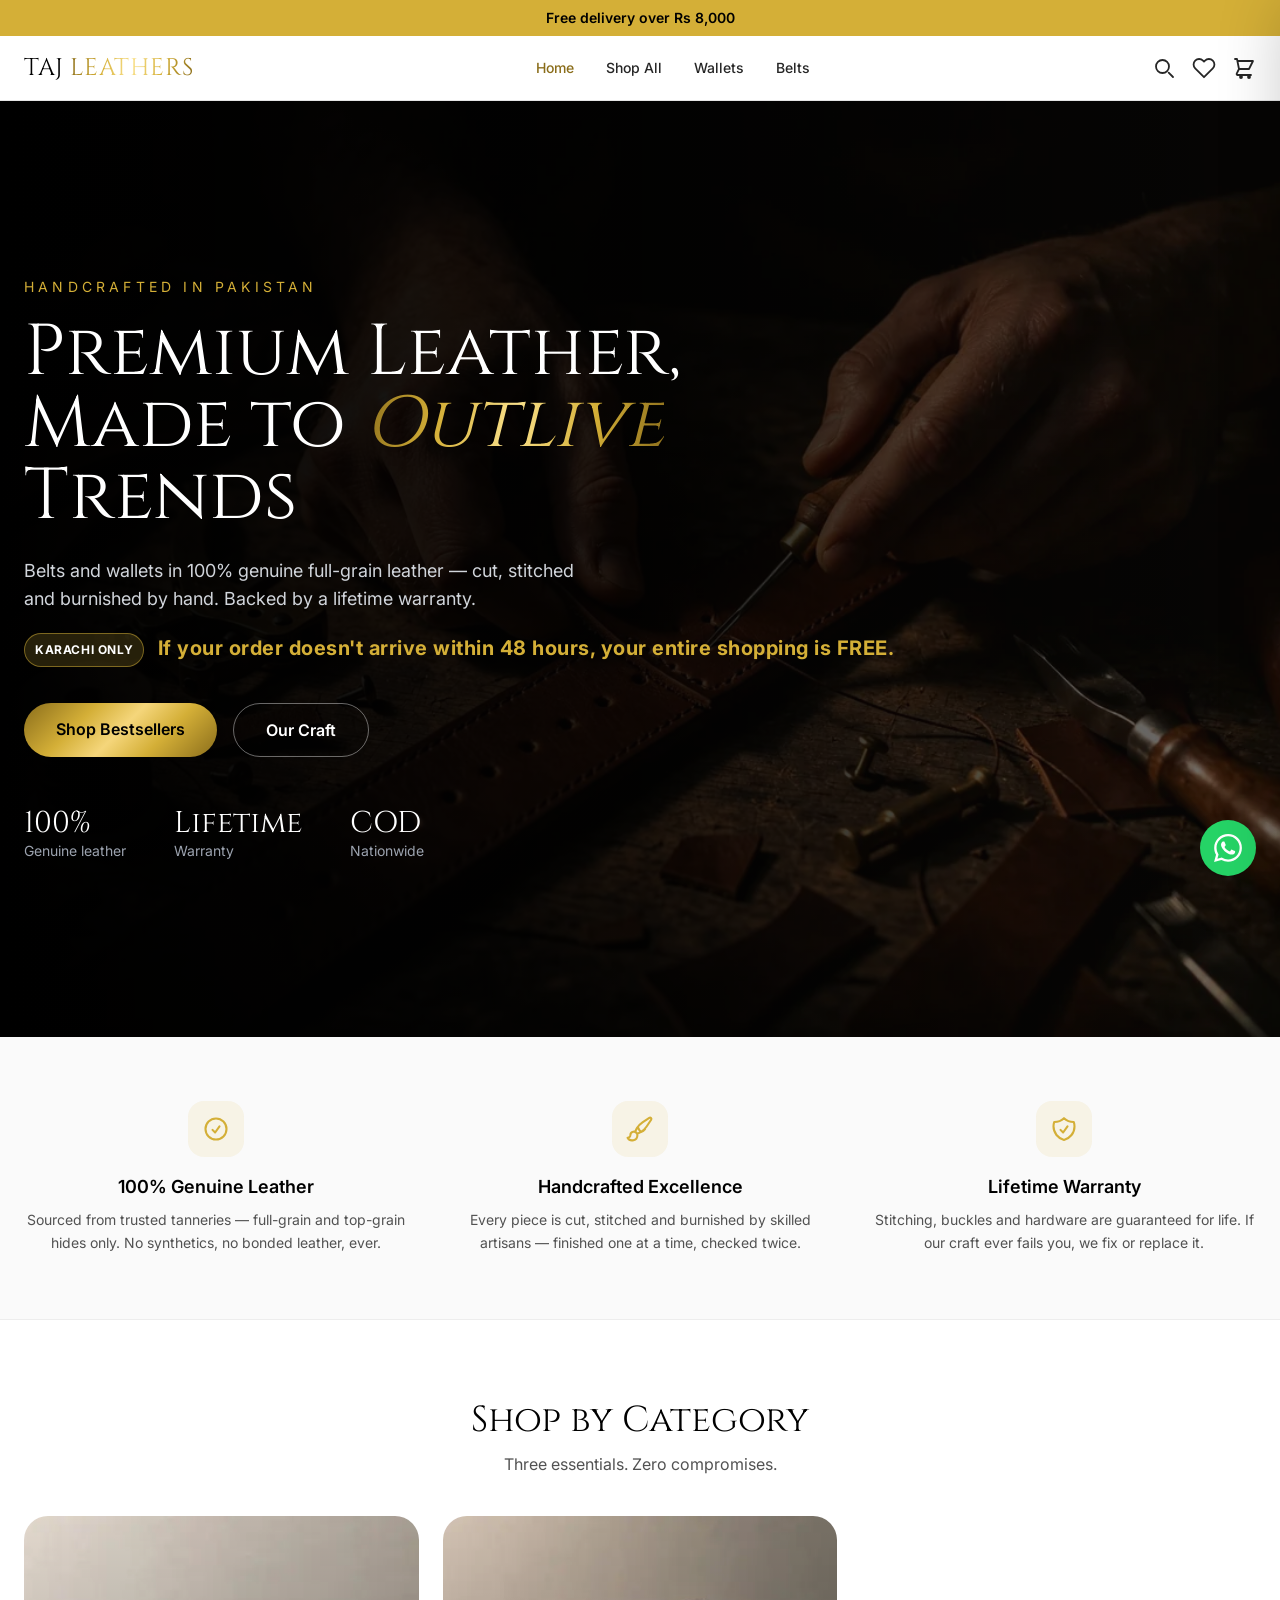
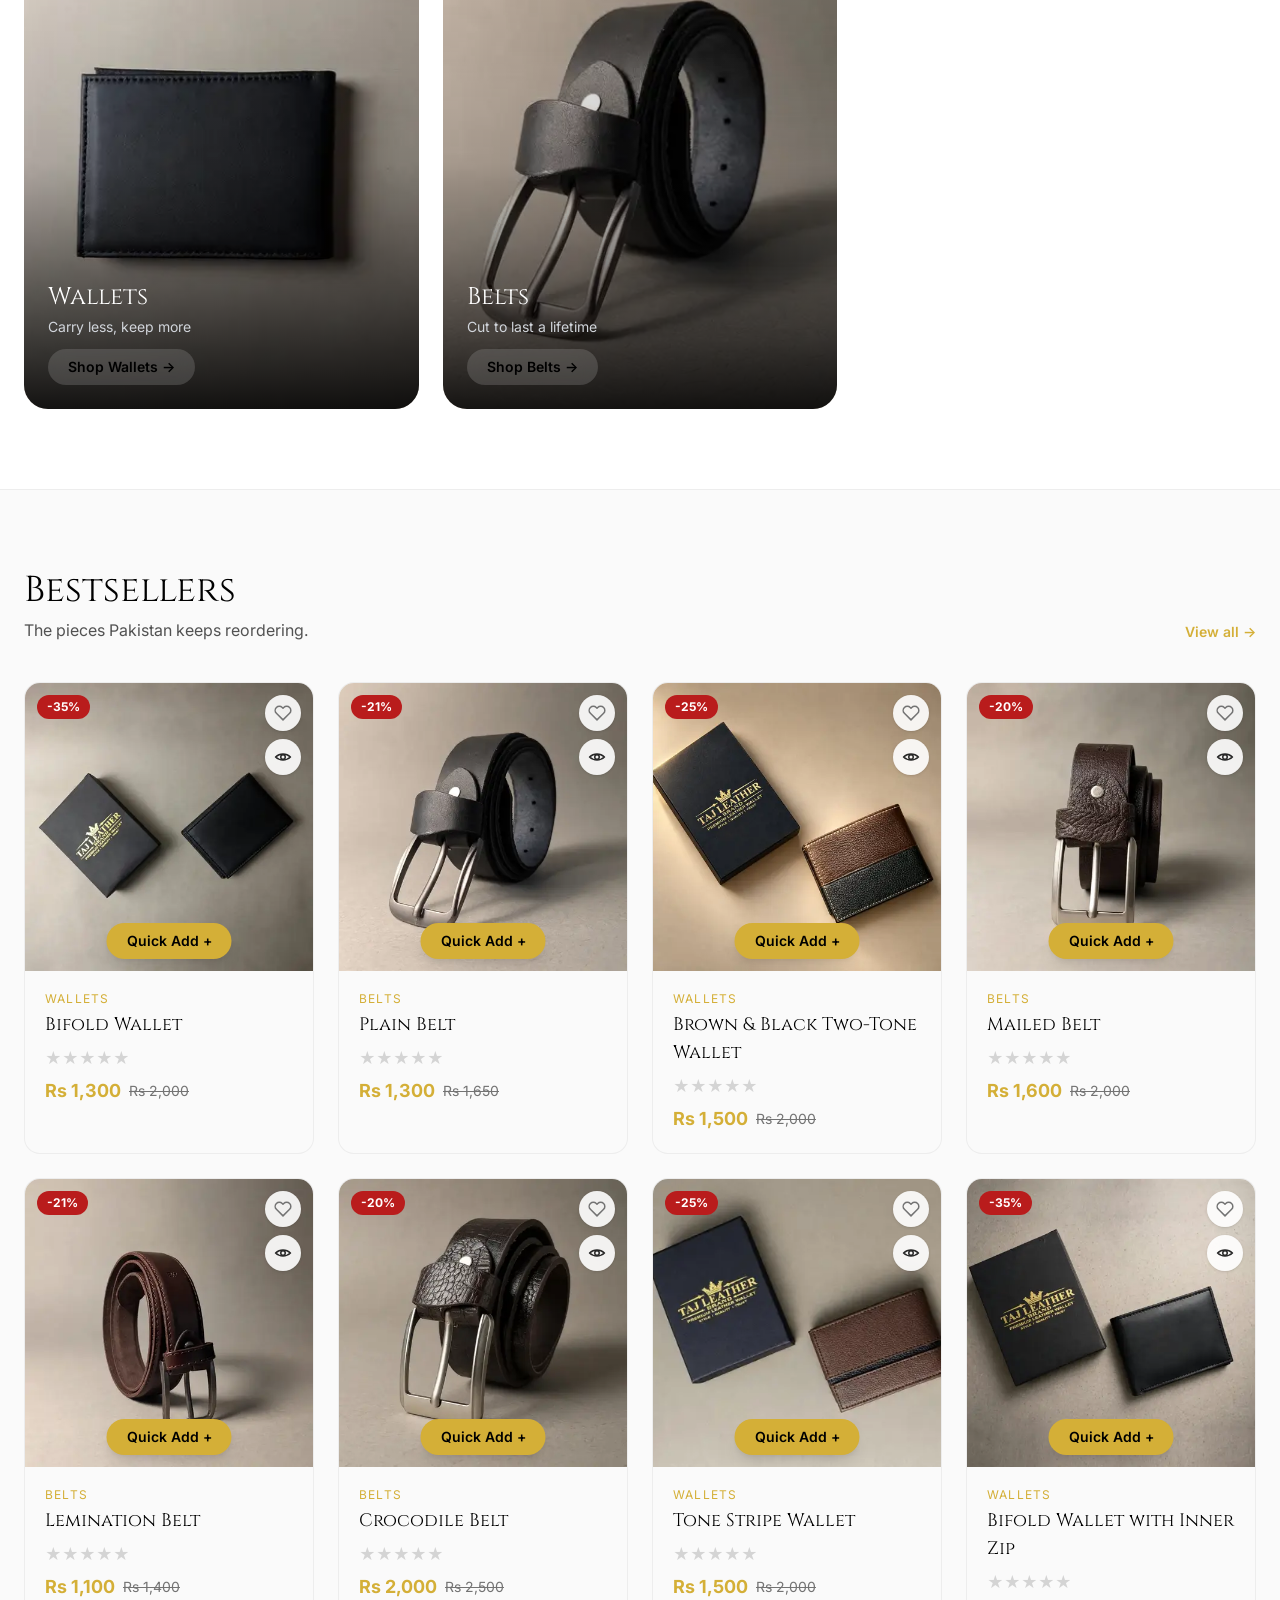
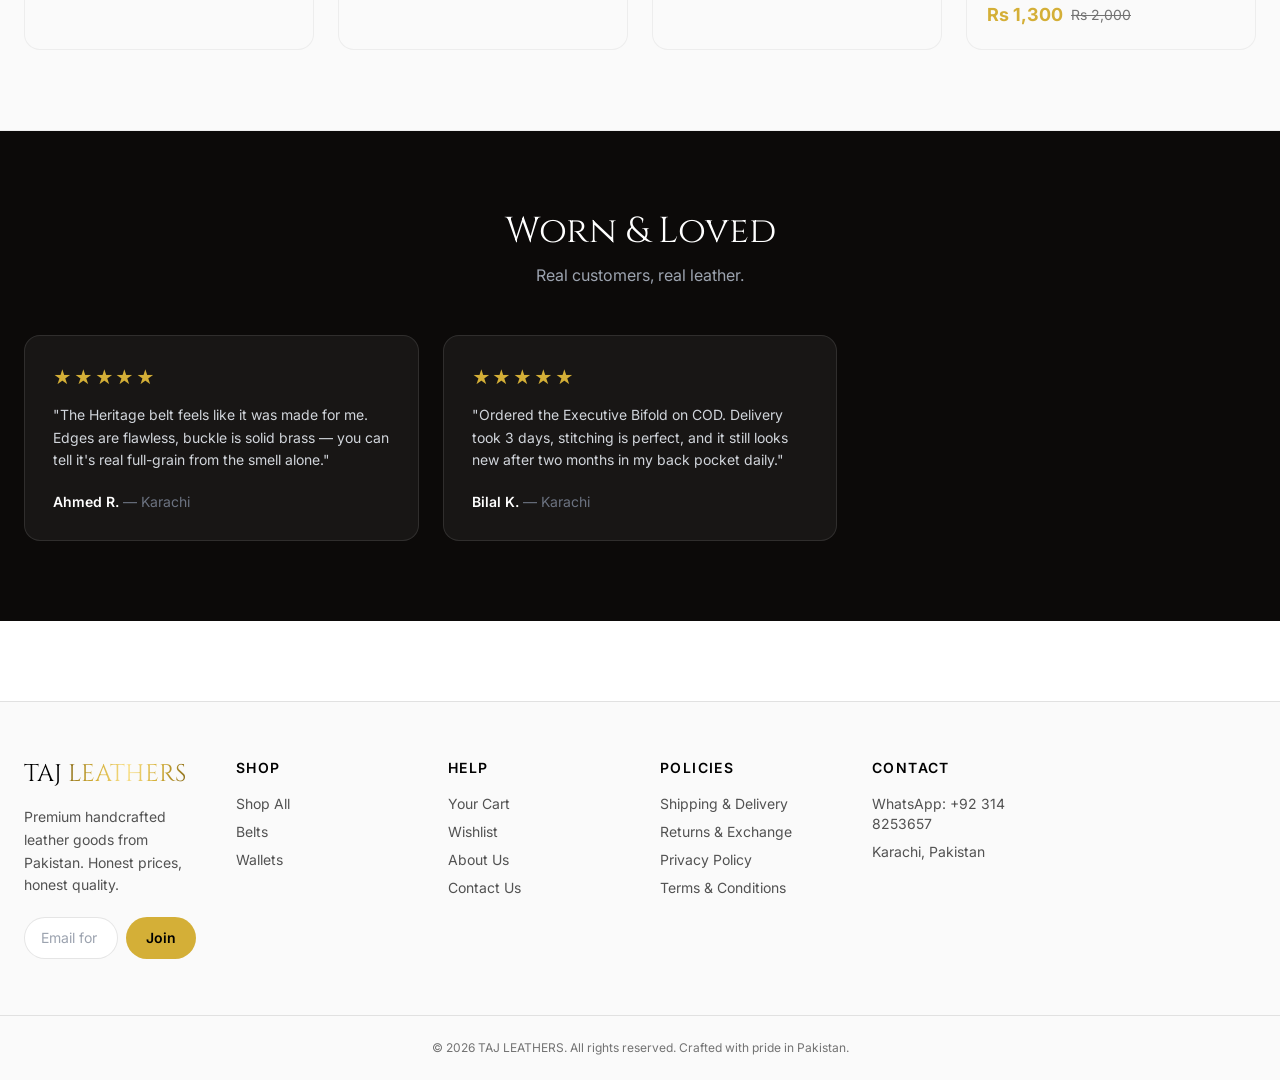
<file: index.html>
<!DOCTYPE html>
<html lang="en">
<head>
<meta charset="UTF-8">
<meta name="viewport" content="width=device-width, initial-scale=1.0">
<title>TAJ LEATHERS — Premium Handcrafted Leather Belts, Wallets & Straps</title>
<meta name="description" content="TAJ LEATHERS — premium handcrafted leather belts and wallets. 100% genuine full-grain leather, lifetime warranty, cash on delivery across Pakistan.">
<meta property="og:type" content="website">
<meta property="og:site_name" content="TAJ LEATHERS">
<meta property="og:title" content="TAJ LEATHERS — Premium Handcrafted Leather Belts, Wallets & Straps">
<meta property="og:description" content="100% genuine full-grain leather goods, handcrafted in Pakistan. Lifetime warranty, cash on delivery nationwide.">
<meta property="og:image" content="https://tajleathers.pk/assets/img/hero.webp">
<meta property="og:url" content="https://tajleathers.pk/">
<meta name="twitter:card" content="summary_large_image">
<meta name="twitter:title" content="TAJ LEATHERS — Premium Handcrafted Leather Belts, Wallets & Straps">
<meta name="twitter:description" content="100% genuine full-grain leather goods, handcrafted in Pakistan. Lifetime warranty, cash on delivery nationwide.">
<meta name="twitter:image" content="https://tajleathers.pk/assets/img/hero.webp">
<link rel="canonical" href="https://tajleathers.pk/">
<link rel="icon" type="image/x-icon" href="assets/favicon.ico">
<link rel="apple-touch-icon" href="assets/apple-touch-icon.png">
<link rel="preload" as="image" href="assets/img/hero.webp" fetchpriority="high">
<link rel="stylesheet" href="assets/css/styles.css">
<style>/* mobile shell hidden on desktop; mobile.css shows it below 480px */.m-app{display:none}</style>
<link rel="stylesheet" href="assets/css/mobile.css" media="(max-width:480px)">
<link rel="preconnect" href="https://fonts.googleapis.com">
<link rel="preconnect" href="https://fonts.gstatic.com" crossorigin>
<link href="https://fonts.googleapis.com/css2?family=Cinzel:wght@500;600;700&family=Inter:wght@400;500;600;700&display=swap" rel="stylesheet" media="print" onload="this.media='all'">
<noscript><link href="https://fonts.googleapis.com/css2?family=Cinzel:wght@500;600;700&family=Inter:wght@400;500;600;700&display=swap" rel="stylesheet"></noscript>
<style>
  body { font-family: 'Inter', sans-serif; background: #ffffff; }
  .font-serif { font-family: 'Cinzel', serif; }
  .reveal { opacity: 0; transform: translateY(28px); transition: opacity .7s ease, transform .7s ease; }
  .reveal.visible { opacity: 1; transform: none; }
</style>
<script type="application/ld+json">
{"@context": "https://schema.org", "@graph": [
{"@type": "Organization", "@id": "https://tajleathers.pk/#org", "name": "TAJ LEATHERS", "url": "https://tajleathers.pk/", "logo": "https://tajleathers.pk/assets/img/hero.webp", "description": "Premium handcrafted leather belts and wallets, made in Pakistan.", "address": {"@type": "PostalAddress", "addressLocality": "Karachi", "addressCountry": "PK"}, "contactPoint": {"@type": "ContactPoint", "contactType": "customer service", "url": "https://wa.me/923148253657"}},
{"@type": "WebSite", "@id": "https://tajleathers.pk/#website", "url": "https://tajleathers.pk/", "name": "TAJ LEATHERS", "publisher": {"@id": "https://tajleathers.pk/#org"}}
]}
</script>
</head>
<body class="text-[#1a1a1a]">
<div id="site-header"></div>

<!-- HERO -->
<section class="desk-sec relative overflow-hidden bg-[#0c0a09]">
  <img src="assets/img/hero.webp" alt="Handcrafted leather goods" fetchpriority="high" decoding="async" width="1200" height="800" class="absolute inset-0 w-full h-full object-cover opacity-45">
  <div class="absolute inset-0 bg-gradient-to-r from-black via-black/70 to-transparent"></div>
  <div class="relative max-w-7xl mx-auto px-4 sm:px-6 py-32 sm:py-44">
    <p class="text-[#D4AF37] uppercase tracking-[0.3em] text-xs sm:text-sm mb-5">Handcrafted in Pakistan</p>
    <h1 class="font-serif text-5xl sm:text-6xl lg:text-7xl text-white leading-tight max-w-2xl">
      Premium Leather,<br>Made to <span class="gold-shine-text italic">Outlive</span> Trends
    </h1>
    <p class="mt-6 text-gray-300 text-base sm:text-lg max-w-xl leading-relaxed">
      Belts and wallets in 100% genuine full-grain leather —
      cut, stitched and burnished by hand. Backed by a lifetime warranty.
    </p>
    <p class="mt-5 text-[#D4AF37] font-bold text-lg sm:text-xl tracking-wide"><span style="background: rgba(212,175,55,0.18); border: 1px solid rgba(212,175,55,0.5); color: #ffffff; padding: 2px 10px; border-radius: 9999px; font-size: 0.75rem; letter-spacing: 0.05em; text-transform: uppercase; display: inline-block; vertical-align: middle; margin-right: 8px;">Karachi Only</span> If your order doesn't arrive within 48 hours, your entire shopping is FREE.</p>
    <div class="mt-9 flex flex-wrap gap-4">
      <a href="leathers.html" class="gold-shine-bg gold-shine-btn text-black font-semibold px-8 py-3.5 rounded-full hover:bg-[#B8860B] transition">Shop Bestsellers</a>
      <a href="about.html" class="border border-white/40 text-white font-semibold px-8 py-3.5 rounded-full hover:border-[#D4AF37] hover:text-[#D4AF37] transition">Our Craft</a>
    </div>
    <div class="mt-12 flex gap-8 sm:gap-12 text-sm">
      <div><p class="font-serif text-2xl sm:text-3xl text-white">100%</p><p class="text-gray-400">Genuine leather</p></div>
      <div><p class="font-serif text-2xl sm:text-3xl text-white">Lifetime</p><p class="text-gray-400">Warranty</p></div>
      <div><p class="font-serif text-2xl sm:text-3xl text-white">COD</p><p class="text-gray-400">Nationwide</p></div>
    </div>
  </div>
</section>

<!-- WHY CHOOSE US -->
<section class="desk-sec bg-[#fafafa] border-b border-black/5 reveal">
  <div class="max-w-7xl mx-auto px-4 sm:px-6 py-16 grid grid-cols-1 sm:grid-cols-3 gap-10 text-center">
    <div>
      <div class="w-14 h-14 mx-auto rounded-2xl bg-[#D4AF37]/10 flex items-center justify-center mb-4">
        <svg class="w-7 h-7 text-[#D4AF37]" fill="none" stroke="currentColor" stroke-width="1.8" viewBox="0 0 24 24"><path stroke-linecap="round" stroke-linejoin="round" d="M9 12.75L11.25 15 15 9.75M21 12a9 9 0 11-18 0 9 9 0 0118 0z"/></svg>
      </div>
      <h2 class="text-[#000000] font-semibold text-lg mb-2">100% Genuine Leather</h2>
      <p class="text-[#525252] text-sm leading-relaxed">Sourced from trusted tanneries — full-grain and top-grain hides only. No synthetics, no bonded leather, ever.</p>
    </div>
    <div>
      <div class="w-14 h-14 mx-auto rounded-2xl bg-[#D4AF37]/10 flex items-center justify-center mb-4">
        <svg class="w-7 h-7 text-[#D4AF37]" fill="none" stroke="currentColor" stroke-width="1.8" viewBox="0 0 24 24"><path stroke-linecap="round" stroke-linejoin="round" d="M9.53 16.122a3 3 0 00-5.78 1.128 2.25 2.25 0 01-2.4 2.245 4.5 4.5 0 008.4-2.245c0-.399-.078-.78-.22-1.128zm0 0a15.998 15.998 0 003.388-1.62m-5.043-.025a15.994 15.994 0 011.622-3.395m3.42 3.42a15.995 15.995 0 004.764-4.648l3.876-5.814a1.151 1.151 0 00-1.597-1.597L14.146 6.32a15.996 15.996 0 00-4.648 4.764m3.42 3.42a6.776 6.776 0 01-2.4-3.42m2.4 3.42a6.776 6.776 0 003.42-2.4"/></svg>
      </div>
      <h2 class="text-[#000000] font-semibold text-lg mb-2">Handcrafted Excellence</h2>
      <p class="text-[#525252] text-sm leading-relaxed">Every piece is cut, stitched and burnished by skilled artisans — finished one at a time, checked twice.</p>
    </div>
    <div>
      <div class="w-14 h-14 mx-auto rounded-2xl bg-[#D4AF37]/10 flex items-center justify-center mb-4">
        <svg class="w-7 h-7 text-[#D4AF37]" fill="none" stroke="currentColor" stroke-width="1.8" viewBox="0 0 24 24"><path stroke-linecap="round" stroke-linejoin="round" d="M9 12.75L11.25 15 15 9.75m-3-7.036A11.959 11.959 0 013.598 6 11.99 11.99 0 003 9.749c0 5.592 3.824 10.29 9 11.623 5.176-1.332 9-6.03 9-11.622 0-1.31-.21-2.571-.598-3.751h-.152c-3.196 0-6.1-1.248-8.25-3.285z"/></svg>
      </div>
      <h2 class="text-[#000000] font-semibold text-lg mb-2">Lifetime Warranty</h2>
      <p class="text-[#525252] text-sm leading-relaxed">Stitching, buckles and hardware are guaranteed for life. If our craft ever fails you, we fix or replace it.</p>
    </div>
  </div>
</section>

<!-- CATEGORIES -->
<section class="desk-sec max-w-7xl mx-auto px-4 sm:px-6 py-20 reveal">
  <h2 class="font-serif text-3xl sm:text-4xl text-[#000000] text-center mb-3">Shop by Category</h2>
  <p class="text-[#525252] text-center mb-10">Three essentials. Zero compromises.</p>
  <div class="grid grid-cols-1 sm:grid-cols-3 gap-6">
    <a href="category.html?section=leathers&cat=wallets" class="group relative rounded-3xl overflow-hidden aspect-[4/5]">
      <img src="assets/img/light/taj-wallet-1-closed-light-480.webp" srcset="assets/img/light/taj-wallet-1-closed-light-480.webp 480w, assets/img/light/taj-wallet-1-closed-light-800.webp 800w" sizes="(min-width:640px) 33vw, 100vw" width="480" height="480" alt="Wallets" loading="lazy" decoding="async" class="w-full h-full object-cover group-hover:scale-105 transition-transform duration-500">
      <div class="absolute inset-0 bg-gradient-to-t from-black/90 via-black/20 to-transparent"></div>
      <div class="absolute bottom-0 p-6">
        <h3 class="font-serif text-2xl text-white mb-1">Wallets</h3>
        <p class="text-gray-300 text-sm mb-3">Carry less, keep more</p>
        <span class="inline-block bg-white/15 backdrop-blur text-black text-sm font-semibold px-5 py-2 rounded-full group-hover:bg-[#D4AF37] transition">Shop Wallets →</span>
      </div>
    </a>
    <a href="category.html?section=leathers&cat=belts" class="group relative rounded-3xl overflow-hidden aspect-[4/5]">
      <img src="assets/img/light/p6-belt-07-v2-480.webp" srcset="assets/img/light/p6-belt-07-v2-480.webp 480w, assets/img/light/p6-belt-07-v2-800.webp 800w" sizes="(min-width:640px) 33vw, 100vw" width="480" height="480" alt="Belts" loading="lazy" decoding="async" class="w-full h-full object-cover group-hover:scale-105 transition-transform duration-500">
      <div class="absolute inset-0 bg-gradient-to-t from-black/90 via-black/20 to-transparent"></div>
      <div class="absolute bottom-0 p-6">
        <h3 class="font-serif text-2xl text-white mb-1">Belts</h3>
        <p class="text-gray-300 text-sm mb-3">Cut to last a lifetime</p>
        <span class="inline-block bg-white/15 backdrop-blur text-black text-sm font-semibold px-5 py-2 rounded-full group-hover:bg-[#D4AF37] transition">Shop Belts →</span>
      </div>
    </a>
  </div>
</section>

<!-- BESTSELLERS -->
<section class="desk-sec bg-[#fafafa] border-y border-black/5 reveal">
  <div class="max-w-7xl mx-auto px-4 sm:px-6 py-20">
    <div class="flex items-end justify-between mb-10">
      <div>
        <h2 class="font-serif text-3xl sm:text-4xl text-[#000000] mb-2">Bestsellers</h2>
        <p class="text-[#525252]">The pieces Pakistan keeps reordering.</p>
      </div>
      <a href="leathers.html" class="text-[#D4AF37] font-semibold text-sm hover:underline whitespace-nowrap">View all →</a>
    </div>
    <div id="best-grid" class="grid grid-cols-2 lg:grid-cols-4 gap-4 sm:gap-6"></div>
  </div>
</section>

<!-- TESTIMONIALS -->
<section class="desk-sec bg-[#0c0a09] reveal">
  <div class="max-w-7xl mx-auto px-4 sm:px-6 py-20">
    <h2 class="font-serif text-3xl sm:text-4xl text-white text-center mb-3">Worn &amp; Loved</h2>
    <p class="text-gray-400 text-center mb-12">Real customers, real leather.</p>
    <div class="grid grid-cols-1 md:grid-cols-3 gap-6">
      <div class="bg-white/5 border border-white/10 rounded-2xl p-7">
        <div class="text-[#D4AF37] mb-3 text-lg tracking-widest">★★★★★</div>
        <p class="text-gray-300 text-sm leading-relaxed mb-5">"The Heritage belt feels like it was made for me. Edges are flawless, buckle is solid brass — you can tell it's real full-grain from the smell alone."</p>
        <p class="text-white font-semibold text-sm">Ahmed R. <span class="text-gray-500 font-normal">— Karachi</span></p>
      </div>
      <div class="bg-white/5 border border-white/10 rounded-2xl p-7">
        <div class="text-[#D4AF37] mb-3 text-lg tracking-widest">★★★★★</div>
        <p class="text-gray-300 text-sm leading-relaxed mb-5">"Ordered the Executive Bifold on COD. Delivery took 3 days, stitching is perfect, and it still looks new after two months in my back pocket daily."</p>
        <p class="text-white font-semibold text-sm">Bilal K. <span class="text-gray-500 font-normal">— Karachi</span></p>
      </div>
    </div>
  </div>
</section>

<div id="site-footer"></div>
<div class="m-app m-home" id="m-home"></div>
<script src="assets/js/products.js"></script>
<script src="assets/js/store.js"></script>
<script src="assets/js/app.js"></script>
<script>
renderChrome("gateway");
// bestsellers: mix across categories
(function () {
  const picks = ["wallet-onyx", "belt-plain", "wallet-twotone", "belt-mailed", "belt-lemination", "belt-crocodile", "wallet-stripe", "wallet-onyx-zip"];
  const grid = document.getElementById("best-grid");
  grid.innerHTML = picks.map(id => {
    const p = PRODUCTS.find(x => x.id === id);
    return p ? productCard(p) : "";
  }).join("");
})();
// reveal on scroll
(function () {
  const io = new IntersectionObserver(es => es.forEach(e => {
    if (e.isIntersecting) { e.target.classList.add("visible"); io.unobserve(e.target); }
  }), { threshold: 0.12 });
  document.querySelectorAll(".reveal").forEach(el => io.observe(el));
})();
</script>
<script>
/* ---------- mobile home UI (phones only, artifact design + real data) ---------- */
(function () {
  const root = document.getElementById("m-home");
  if (!root) return;
  const picks = ["wallet-onyx", "belt-plain", "wallet-twotone", "belt-mailed", "belt-lemination", "belt-crocodile", "wallet-stripe", "wallet-onyx-zip"];
  const prods = picks.map(id => PRODUCTS.find(x => x.id === id)).filter(Boolean);
  let mFilter = "all";
  const disc = p => Math.round((1 - p.price / p.oldPrice) * 100);
  const heartSvg = '<svg viewBox="0 0 24 24"><path d="M12 21s-7-4.5-9.3-9A5.2 5.2 0 0 1 12 6.5 5.2 5.2 0 0 1 21.3 12C19 16.5 12 21 12 21z"/></svg>';
  const searchSvg = '<svg viewBox="0 0 24 24"><circle cx="11" cy="11" r="7"/><path d="m20 20-3.5-3.5"/></svg>';
  const cartSvg = '<svg viewBox="0 0 24 24"><path d="M6 7h12l1 13H5L6 7z"/><path d="M9 7a3 3 0 0 1 6 0"/></svg>';
  const card = p => `
    <article class="pc">
      <div class="im">
        ${p.oldPrice > p.price ? `<span class="badge">-${disc(p)}%</span>` : ""}
        <button class="heart" data-wish="${p.id}" aria-pressed="${isWished(p.id)}" aria-label="Save ${p.name}" onclick="toggleWish('${p.id}')">${heartSvg}</button>
        <a href="product.html?section=${p.section}&id=${p.id}"><img src="assets/img/${p.img.replace(/\.webp$/, "-480.webp")}" srcset="assets/img/${p.img.replace(/\.webp$/, "-480.webp")} 480w, assets/img/${p.img.replace(/\.webp$/, "-800.webp")} 800w" sizes="50vw" width="480" height="480" alt="${p.name}" loading="lazy" decoding="async"></a>
      </div>
      <div class="pb">
        <em>${CATS[p.cat].name}</em>
        <h3><a href="product.html?section=${p.section}&id=${p.id}">${p.name}</a></h3>
        <div class="pr"><b>${fmt(p.price)}</b>${p.oldPrice > p.price ? `<s>${fmt(p.oldPrice)}</s>` : ""}</div>
        <button class="add" onclick="quickAdd('${p.id}')">Add to cart</button>
      </div>
    </article>`;
  function renderGrid() {
    const list = prods.filter(p => mFilter === "all" || p.cat === mFilter);
    document.getElementById("m-grid").innerHTML = list.map(card).join("");
    document.querySelectorAll("#m-home .pill").forEach(b =>
      b.setAttribute("aria-pressed", String(b.dataset.f === mFilter)));
  }
  window.mSetFilter = f => { mFilter = f; renderGrid(); };
  root.innerHTML = `
  <div class="ann">Free delivery on orders over Rs 8,000</div>
  <header>
    <a class="logo" href="#m-top" aria-label="Taj Leathers home">TAJ <b>LEATHERS</b></a>
    <div class="ic">
      <button aria-label="Search" onclick="openSearch()">${searchSvg}</button>
      <a href="cart.html" aria-label="Cart">${cartSvg}<span class="dot cart-count">0</span></a>
    </div>
  </header>
  <div class="hero" id="m-top">
    <div class="coil" aria-hidden="true"></div>
    <small>Handcrafted in Karachi, Pakistan</small>
    <h2>Premium leather, made to outlive trends.</h2>
    <p>Belts and wallets in 100% genuine full-grain leather — cut, stitched and burnished by hand. Backed by a lifetime warranty.</p>
    <div class="g48"><svg viewBox="0 0 24 24"><path d="M3 6h11v10H3zM14 9h4l3 3v4h-7"/><circle cx="7" cy="17" r="2"/><circle cx="17" cy="17" r="2"/></svg><span><strong>Karachi Only:</strong> If your order doesn’t arrive within 48 hours, your entire shopping is FREE.</span></div>
    <div class="btns"><a class="btn gold" href="#m-best">Shop bestsellers</a><a class="btn ghost" href="#m-craft">Our craft</a></div>
    <div class="stats"><div>100%<span>Genuine leather</span></div><div>Lifetime<span>Warranty</span></div><div>COD<span>Nationwide</span></div></div>
  </div>
  <div class="chips" id="m-craft">
    <div class="chip"><i></i>Full-grain hides only</div>
    <div class="chip"><i></i>Hand-stitched in Karachi</div>
    <div class="chip"><i></i>Lifetime warranty</div>
    <div class="chip"><i></i>7-day easy exchange</div>
    <div class="chip"><i></i>Pay on delivery</div>
  </div>
  <section>
    <div class="sh"><h2>Shop by category</h2></div>
    <div class="cats">
      <a class="cat" href="category.html?section=leathers&cat=belts"><img src="assets/img/light/p6-belt-07-v2-480.webp" srcset="assets/img/light/p6-belt-07-v2-480.webp 480w, assets/img/light/p6-belt-07-v2-800.webp 800w" sizes="50vw" width="480" height="480" alt="Belts" loading="lazy" decoding="async"><h3>Belts</h3><span>Cut to last a lifetime</span></a>
      <a class="cat w" href="category.html?section=leathers&cat=wallets"><img src="assets/img/light/taj-wallet-1-closed-light-480.webp" srcset="assets/img/light/taj-wallet-1-closed-light-480.webp 480w, assets/img/light/taj-wallet-1-closed-light-800.webp 800w" sizes="50vw" width="480" height="480" alt="Wallets" loading="lazy" decoding="async"><h3>Wallets</h3><span>Carry less, keep more</span></a>
    </div>
  </section>
  <section id="m-best">
    <div class="sh"><h2>Bestsellers</h2><a href="leathers.html">View all</a></div>
    <div class="pills" role="group" aria-label="Filter products">
      <button class="pill" data-f="all" aria-pressed="true" onclick="mSetFilter('all')">All</button>
      <button class="pill" data-f="wallets" aria-pressed="false" onclick="mSetFilter('wallets')">Wallets</button>
      <button class="pill" data-f="belts" aria-pressed="false" onclick="mSetFilter('belts')">Belts</button>
    </div>
    <div class="grid" id="m-grid"></div>
  </section>
  <div class="band">
    <h2>Karachi Only: Delivered in 48 hours, or your order is free.</h2>
    <p>48-hour delivery guarantee is exclusively for Karachi. Cash on delivery across Pakistan.</p>
    <a class="btn gold" href="#m-best">Start shopping</a>
  </div>
  <section>
    <div class="sh"><h2>Worn &amp; loved</h2></div>
    <div class="rv">
      <div class="rc"><div class="st">★★★★★</div><q>The Heritage belt feels like it was made for me. Edges are flawless, buckle is solid brass — you can tell it’s real full-grain from the smell alone.</q><span><b>Ahmed R.</b> · Karachi</span></div>
      <div class="rc"><div class="st">★★★★★</div><q>Ordered the Executive Bifold on COD. Delivery took 3 days, stitching is perfect, and it still looks new after two months in my back pocket daily.</q><span><b>Bilal K.</b> · Karachi</span></div>
    </div>
  </section>
  <footer>
    <details><summary>Shop</summary><a href="leathers.html">Shop all</a><a href="category.html?section=leathers&cat=belts">Belts</a><a href="category.html?section=leathers&cat=wallets">Wallets</a></details>
    <details><summary>Help</summary><a href="wishlist.html">Wishlist</a><a href="about.html">About us</a><a href="contact.html">Contact us</a></details>
    <details><summary>Policies</summary><a href="shipping.html">Shipping &amp; delivery</a><a href="returns.html">Returns &amp; exchange</a><a href="privacy.html">Privacy policy</a><a href="terms.html">Terms &amp; conditions</a></details>
    <details><summary>Contact</summary><p>WhatsApp: +92 314 8253657</p><p>Mon–Sat, 9 AM – 9 PM · Karachi, Pakistan</p></details>
    <div class="copy">© 2026 Taj Leathers. Crafted with pride in Pakistan.</div>
  </footer>
  <nav class="tabs" aria-label="Main">
    <a class="tab on" href="#m-top"><svg viewBox="0 0 24 24"><path d="M3 11l9-8 9 8v9a1 1 0 0 1-1 1h-5v-6H9v6H4a1 1 0 0 1-1-1z"/></svg>Home</a>
    <a class="tab" href="leathers.html"><svg viewBox="0 0 24 24"><rect x="3" y="3" width="7" height="7" rx="1.5"/><rect x="14" y="3" width="7" height="7" rx="1.5"/><rect x="3" y="14" width="7" height="7" rx="1.5"/><rect x="14" y="14" width="7" height="7" rx="1.5"/></svg>Shop</a>
    <a class="tab" href="wishlist.html"><svg viewBox="0 0 24 24"><path d="M12 21s-7-4.5-9.3-9A5.2 5.2 0 0 1 12 6.5 5.2 5.2 0 0 1 21.3 12C19 16.5 12 21 12 21z"/></svg>Wishlist</a>
    <a class="tab" href="cart.html"><svg viewBox="0 0 24 24"><path d="M6 7h12l1 13H5L6 7z"/><path d="M9 7a3 3 0 0 1 6 0"/></svg>Cart<span class="dot cart-count">0</span></a>
  </nav>
  <a class="wa" href="https://wa.me/923148253657" aria-label="Chat on WhatsApp"><svg viewBox="0 0 24 24"><path d="M12 2a10 10 0 0 0-8.6 15L2 22l5.2-1.4A10 10 0 1 0 12 2zm5.2 14.1c-.2.6-1.300 1.200-1.800 1.200-.5.1-1 .2-3.300-.7-2.800-1.100-4.600-4-4.700-4.200-.1-.2-1.100-1.500-1.100-2.800s.7-2 1-2.300c.2-.3.500-.3.700-.3h.5c.2 0 .4 0 .6.500l.8 2c.1.200.1.400 0 .5l-.4.600c-.2.200-.3.300-.1.600.2.300.8 1.300 1.700 2.100 1.200 1 2.100 1.300 2.400 1.500.3.100.5.100.6-.1l.9-1.100c.2-.3.400-.2.600-.1l1.900.9c.3.100.5.200.5.300.1.200.1.800-.1 1.400z"/></svg></a>`;
  renderGrid();
  updateCartBadge(); updateWishBadge();
  document.addEventListener("taj:catalog-updated", renderGrid);
})();
</script>
<!-- Agentation Visual Feedback & Annotation Toolbar -->
<script>(function(){try{var p=new URLSearchParams(location.search);if(p.has("edit")||p.has("dev")||p.has("agentation")||location.hash.indexOf("edit")>-1||location.search.indexOf("edit")>-1||sessionStorage.getItem("agentation_active")==="true"){var s=document.createElement("script");s.src="assets/js/agentation-widget.js";s.defer=true;document.head.appendChild(s);}}catch(e){}})();</script>
</body>
</html>
</file>
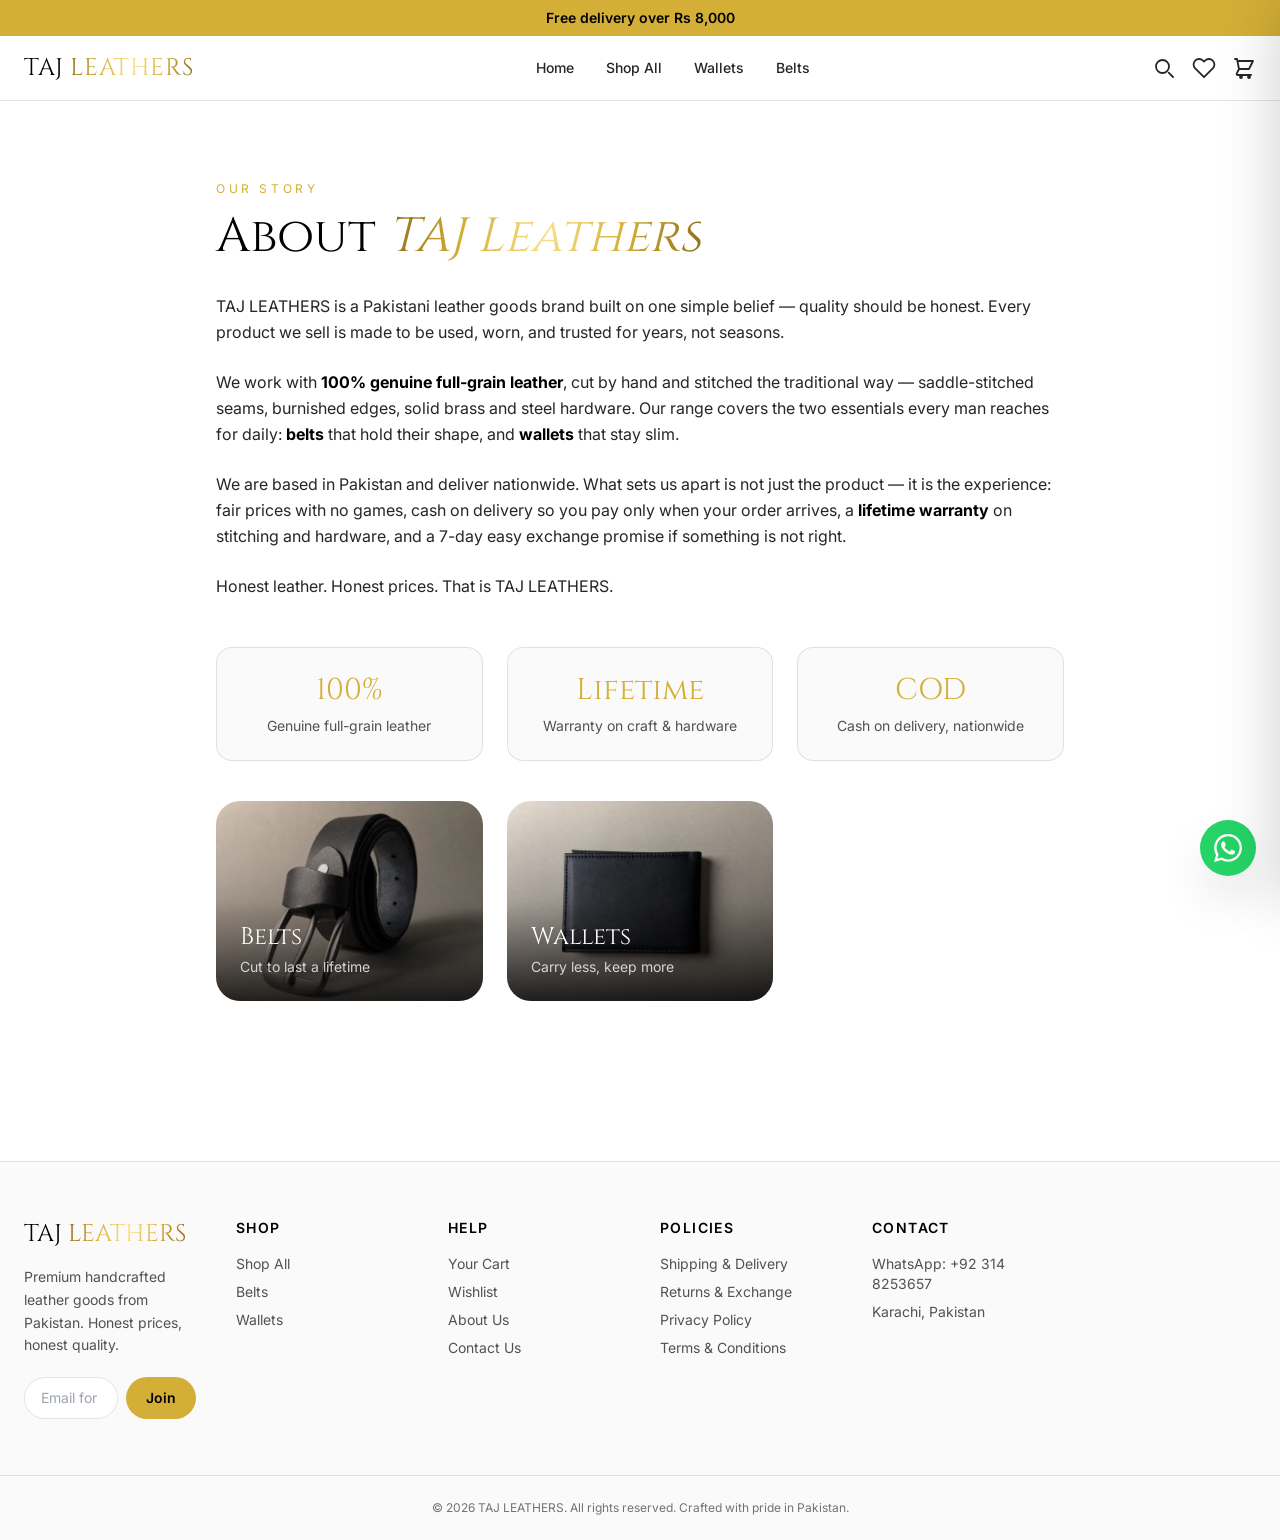
<file: about.html>
<!DOCTYPE html>
<html lang="en">
<head>
<meta charset="UTF-8">
<meta name="viewport" content="width=device-width, initial-scale=1.0">
<title>About Us — TAJ LEATHERS</title>
<meta name="description" content="About TAJ LEATHERS — handcrafted full-grain leather goods, made in Pakistan.">
<meta property="og:type" content="website">
<meta property="og:site_name" content="TAJ LEATHERS">
<meta property="og:title" content="About Us — TAJ LEATHERS">
<meta property="og:description" content="About TAJ LEATHERS — handcrafted full-grain leather goods, made in Pakistan.">
<meta property="og:image" content="https://tajleathers.pk/assets/img/hero.webp">
<meta property="og:url" content="https://tajleathers.pk/about.html">
<meta name="twitter:card" content="summary_large_image">
<meta name="twitter:title" content="About Us — TAJ LEATHERS">
<meta name="twitter:description" content="About TAJ LEATHERS — handcrafted full-grain leather goods, made in Pakistan.">
<meta name="twitter:image" content="https://tajleathers.pk/assets/img/hero.webp">
<link rel="canonical" href="https://tajleathers.pk/about.html">
<link rel="icon" type="image/x-icon" href="assets/favicon.ico">
<link rel="apple-touch-icon" href="assets/apple-touch-icon.png">
<link rel="stylesheet" href="assets/css/styles.css">
<link rel="preconnect" href="https://fonts.googleapis.com">
<link href="https://fonts.googleapis.com/css2?family=Cinzel:wght@500;600;700&family=Inter:wght@400;500;600;700&display=swap" rel="stylesheet">
<style>
  body { font-family: 'Inter', sans-serif; background: #ffffff; }
  .font-serif { font-family: 'Cinzel', serif; }
</style>
</head>
<body class="text-[#1a1a1a]">
<div id="site-header"></div>

<section class="max-w-4xl mx-auto px-4 sm:px-6 py-14 sm:py-20">
  <p class="text-[#D4AF37] uppercase tracking-[0.3em] text-xs mb-4">Our Story</p>
  <h1 class="font-serif text-4xl sm:text-5xl text-[#000000] mb-8">About <span class="gold-shine-text italic">TAJ Leathers</span></h1>

  <div class="space-y-6 text-[#262626] leading-relaxed">
    <p>
      TAJ LEATHERS is a Pakistani leather goods brand built on one simple belief —
      quality should be honest. Every product we sell is made to be used, worn, and trusted
      for years, not seasons.
    </p>
    <p>
      We work with <strong class="text-[#000000]">100% genuine full-grain leather</strong>,
      cut by hand and stitched the traditional way — saddle-stitched seams, burnished edges,
      solid brass and steel hardware. Our range covers the two essentials every man reaches
      for daily: <strong class="text-[#000000]">belts</strong> that hold their shape, and
      <strong class="text-[#000000]">wallets</strong> that stay slim.
    </p>
    <p>
      We are based in Pakistan and deliver nationwide. What sets us apart is not just the
      product — it is the experience: fair prices with no games, cash on delivery so you pay
      only when your order arrives, a <strong class="text-[#000000]">lifetime warranty</strong> on
      stitching and hardware, and a 7-day easy exchange promise if something is not right.
    </p>
    <p>
      Honest leather. Honest prices. That is TAJ LEATHERS.
    </p>
  </div>

  <div class="grid grid-cols-1 sm:grid-cols-3 gap-6 mt-12">
    <div class="bg-[#fafafa] border border-black/10 rounded-2xl p-6 text-center">
      <p class="font-serif text-3xl text-[#D4AF37] mb-2">100%</p>
      <p class="text-sm text-[#525252]">Genuine full-grain leather</p>
    </div>
    <div class="bg-[#fafafa] border border-black/10 rounded-2xl p-6 text-center">
      <p class="font-serif text-3xl text-[#D4AF37] mb-2">Lifetime</p>
      <p class="text-sm text-[#525252]">Warranty on craft &amp; hardware</p>
    </div>
    <div class="bg-[#fafafa] border border-black/10 rounded-2xl p-6 text-center">
      <p class="font-serif text-3xl text-[#D4AF37] mb-2">COD</p>
      <p class="text-sm text-[#525252]">Cash on delivery, nationwide</p>
    </div>
  </div>

  <div class="grid grid-cols-1 md:grid-cols-3 gap-6 mt-10">
    <a href="category.html?section=leathers&cat=belts" class="group relative rounded-3xl overflow-hidden aspect-[4/3]">
      <img src="assets/img/light/p6-belt-07-v2.webp" alt="Belts" class="w-full h-full object-cover group-hover:scale-105 transition-transform duration-500">
      <div class="absolute inset-0 bg-gradient-to-t from-black/85 via-black/25 to-transparent"></div>
      <div class="absolute bottom-0 p-6">
        <h3 class="font-serif text-2xl text-white mb-1">Belts</h3>
        <p class="text-gray-300 text-sm">Cut to last a lifetime</p>
      </div>
    </a>
    <a href="category.html?section=leathers&cat=wallets" class="group relative rounded-3xl overflow-hidden aspect-[4/3]">
      <img src="assets/img/light/taj-wallet-1-closed-light.webp" alt="Wallets" class="w-full h-full object-cover group-hover:scale-105 transition-transform duration-500">
      <div class="absolute inset-0 bg-gradient-to-t from-black/85 via-black/25 to-transparent"></div>
      <div class="absolute bottom-0 p-6">
        <h3 class="font-serif text-2xl text-white mb-1">Wallets</h3>
        <p class="text-gray-300 text-sm">Carry less, keep more</p>
      </div>
    </a>
  </div>
</section>

<div id="site-footer"></div>
<script src="assets/js/products.js"></script>
<script src="assets/js/store.js"></script>
<script src="assets/js/app.js"></script>
<script>
renderChrome();
</script>
<!-- Agentation Visual Feedback & Annotation Toolbar -->
<script>(function(){try{var p=new URLSearchParams(location.search);if(p.has("edit")||p.has("dev")||p.has("agentation")||location.hash.indexOf("edit")>-1||location.search.indexOf("edit")>-1||sessionStorage.getItem("agentation_active")==="true"){var s=document.createElement("script");s.src="assets/js/agentation-widget.js";s.defer=true;document.head.appendChild(s);}}catch(e){}})();</script>
</body>
</html>
</file>
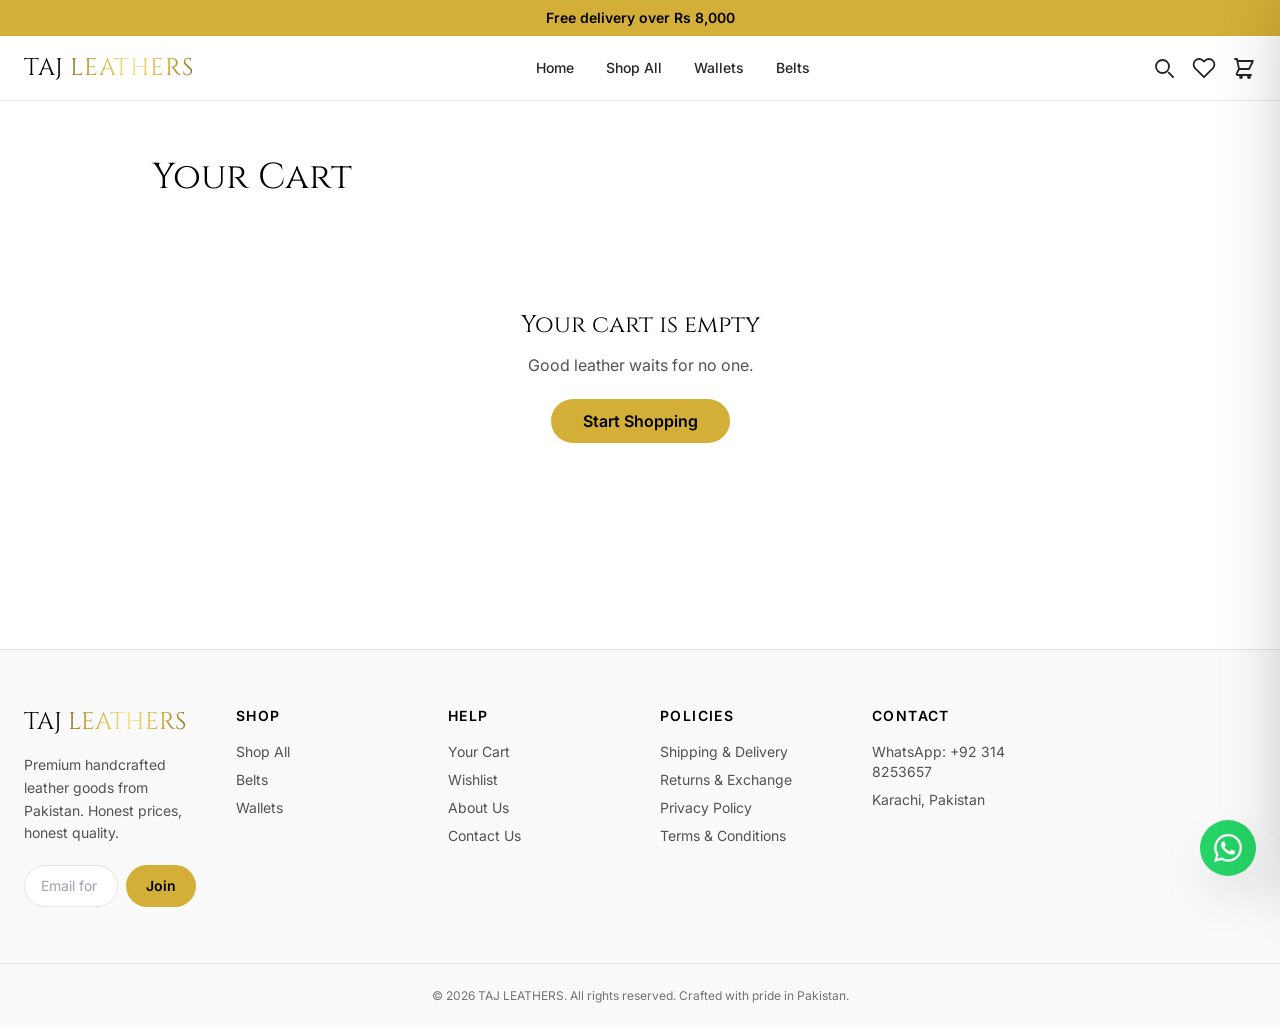
<file: cart.html>
<!DOCTYPE html>
<html lang="en">
<head>
<meta charset="UTF-8">
<meta name="viewport" content="width=device-width, initial-scale=1.0">
<title>Your Cart — TAJ LEATHERS</title>
<meta name="description" content="Your TAJ LEATHERS cart — review your handcrafted leather belts and wallets before ordering on WhatsApp.">
<meta property="og:type" content="website">
<meta property="og:site_name" content="TAJ LEATHERS">
<meta property="og:title" content="Your Cart — TAJ LEATHERS">
<meta property="og:description" content="Your TAJ LEATHERS cart — handcrafted leather belts and wallets.">
<meta property="og:image" content="https://tajleathers.pk/assets/img/hero.webp">
<meta property="og:url" content="https://tajleathers.pk/cart.html">
<meta name="twitter:card" content="summary_large_image">
<meta name="twitter:title" content="Your Cart — TAJ LEATHERS">
<meta name="twitter:description" content="Your TAJ LEATHERS cart — handcrafted leather belts and wallets.">
<meta name="twitter:image" content="https://tajleathers.pk/assets/img/hero.webp">
<link rel="canonical" href="https://tajleathers.pk/cart.html">
<link rel="icon" type="image/x-icon" href="assets/favicon.ico">
<link rel="apple-touch-icon" href="assets/apple-touch-icon.png">
<link rel="stylesheet" href="assets/css/styles.css">
<link rel="preconnect" href="https://fonts.googleapis.com">
<link href="https://fonts.googleapis.com/css2?family=Cinzel:wght@500;600;700&family=Inter:wght@400;500;600;700&display=swap" rel="stylesheet">
<style>body{font-family:'Inter',sans-serif;background:#ffffff}.font-serif{font-family:'Cinzel',serif}</style>
</head>
<body class="text-[#1a1a1a]">
<div id="site-header"></div>

<section class="max-w-5xl mx-auto px-4 sm:px-6 py-14">
  <h1 class="font-serif text-3xl sm:text-4xl text-[#000000] mb-8">Your Cart</h1>
  <div id="ship-bar" class="mb-8"></div>
  <div id="cart-items" class="space-y-4"></div>

  <div id="cart-empty" class="hidden text-center py-20">
    <p class="font-serif text-2xl text-[#000000] mb-3">Your cart is empty</p>
    <p class="text-[#525252] mb-8">Good leather waits for no one.</p>
    <a href="category.html" class="bg-[#D4AF37] text-black font-semibold px-8 py-3 rounded-full hover:bg-[#B8860B] transition">Start Shopping</a>
  </div>

  <div id="cart-summary" class="hidden mt-10 bg-[#fafafa] border border-black/10 rounded-2xl p-7">
    <div class="flex gap-2 mb-2">
      <input id="cart-promo" type="text" placeholder="Promo code (try WELCOME10)" class="flex-1 min-w-0 bg-white border border-black/10 rounded-full px-4 py-2.5 text-sm focus:outline-none focus:border-[#D4AF37] uppercase">
      <button onclick="applyCartPromo()" class="bg-[#D4AF37] text-black text-sm font-bold px-5 py-2.5 rounded-full hover:bg-[#B8860B] transition">Apply</button>
    </div>
    <p id="cart-promo-msg" class="promo-msg text-xs mb-3"></p>
    <div class="flex justify-between text-sm text-[#525252] mb-2"><span>Subtotal</span><span id="sub" class="text-[#000000]"></span></div>
    <div id="disc-row" class="hidden justify-between text-sm text-green-700 mb-2"><span>Discount <span id="disc-code"></span></span><span id="disc"></span></div>
    <div class="flex justify-between text-sm text-[#525252] mb-4"><span>Shipping</span><span id="ship" class="text-[#000000]"></span></div>
    <div class="flex justify-between font-bold text-lg text-[#000000] border-t border-black/10 pt-4 mb-6"><span>Total</span><span id="grand" class="text-[#D4AF37]"></span></div>
    <div class="flex flex-col sm:flex-row gap-3">
      <a href="checkout.html" class="flex-1 text-center bg-[#D4AF37] text-black font-bold py-3.5 rounded-full hover:bg-[#B8860B] transition">Proceed to Checkout</a>
      <a href="category.html" class="flex-1 text-center border border-black/20 text-[#000000] font-semibold py-3.5 rounded-full hover:border-[#D4AF37] transition">Continue Shopping</a>
    </div>
  </div>
</section>

<div id="site-footer"></div>
<script src="assets/js/products.js"></script>
<script src="assets/js/store.js"></script>
<script src="assets/js/app.js"></script>
<script>
renderChrome();
function applyCartPromo() {
  const v = document.getElementById("cart-promo").value;
  const r = setPromo(v);
  const msg = document.getElementById("cart-promo-msg");
  msg.textContent = r.msg;
  msg.style.color = r.ok ? "#15803d" : "#dc2626";
  render();
}
function render() {
  const cart = getCart();
  const empty = cart.length === 0;
  document.getElementById("cart-empty").classList.toggle("hidden", !empty);
  document.getElementById("cart-summary").classList.toggle("hidden", empty);

  const t = orderTotals();
  const pct = Math.min(100, Math.round(t.sub / FREE_SHIP_THRESHOLD * 100));
  document.getElementById("ship-bar").innerHTML = empty ? "" : `
    <div class="bg-[#fafafa] border border-black/10 rounded-2xl p-5">
      <p class="text-sm mb-3">${t.sub >= FREE_SHIP_THRESHOLD
        ? '<span class="text-green-700 font-semibold">🎉 You unlocked FREE delivery!</span>'
        : `Add <span class="text-[#D4AF37] font-semibold">${fmt(FREE_SHIP_THRESHOLD - t.sub)}</span> more for FREE delivery`}</p>
      <div class="h-2 bg-black/10 rounded-full overflow-hidden">
        <div class="h-full bg-[#D4AF37] rounded-full transition-all duration-500" style="width:${pct}%"></div>
      </div>
    </div>`;

  document.getElementById("cart-items").innerHTML = cart.map(i => {
    const p = PRODUCTS.find(p => p.id === i.id);
    if (!p) return "";
    return `<div class="bg-[#fafafa] border border-black/10 rounded-2xl p-4 flex gap-4 items-center">
      <a href="product.html?section=${p.section}&id=${p.id}"><img src="assets/img/${p.img}" alt="${p.name}" class="w-20 h-20 sm:w-24 sm:h-24 object-cover rounded-xl"></a>
      <div class="flex-1 min-w-0">
        <a href="product.html?section=${p.section}&id=${p.id}" class="text-[#000000] font-medium hover:text-[#D4AF37] block truncate">${p.name}</a>
        <p class="text-xs text-[#737373] mt-1"><span class="text-[#D4AF37] font-semibold">${SECTIONS[p.section].name}</span> · ${[i.color, i.size].filter(Boolean).join(" · ")}</p>
        <div class="flex items-center justify-between mt-3">
          <div class="flex items-center border border-black/15 rounded-full">
            <button onclick="setQty('${i.key}', ${i.qty - 1}); render()" class="w-8 h-8 text-[#262626] hover:text-[#D4AF37]">−</button>
            <span class="w-7 text-center text-sm text-[#000000] font-semibold">${i.qty}</span>
            <button onclick="setQty('${i.key}', ${i.qty + 1}); render()" class="w-8 h-8 text-[#262626] hover:text-[#D4AF37]">+</button>
          </div>
          <span class="text-[#D4AF37] font-bold">${fmt(p.price * i.qty)}</span>
        </div>
      </div>
      <button onclick="setQty('${i.key}', 0); render()" class="text-[#737373] hover:text-red-400 text-xl px-1" aria-label="Remove">×</button>
    </div>`;
  }).join("");

  const dr = document.getElementById("disc-row");
  if (t.discount > 0) {
    dr.classList.remove("hidden"); dr.classList.add("flex");
    document.getElementById("disc-code").textContent = "(" + t.promo.code + ")";
    document.getElementById("disc").textContent = "−" + fmt(t.discount);
  } else { dr.classList.add("hidden"); dr.classList.remove("flex"); }
  document.getElementById("sub").textContent = fmt(t.sub);
  document.getElementById("ship").textContent = t.ship === 0 ? "FREE" : fmt(t.ship);
  document.getElementById("grand").textContent = fmt(t.total);
  const _pr = getPromo();
  if (_pr) document.getElementById("cart-promo").value = _pr.code;
}
render();
</script>
<!-- Agentation Visual Feedback & Annotation Toolbar -->
<script>(function(){try{var p=new URLSearchParams(location.search);if(p.has("edit")||p.has("dev")||p.has("agentation")||location.hash.indexOf("edit")>-1||location.search.indexOf("edit")>-1||sessionStorage.getItem("agentation_active")==="true"){var s=document.createElement("script");s.src="assets/js/agentation-widget.js";s.defer=true;document.head.appendChild(s);}}catch(e){}})();</script>
</body>
</html>
</file>
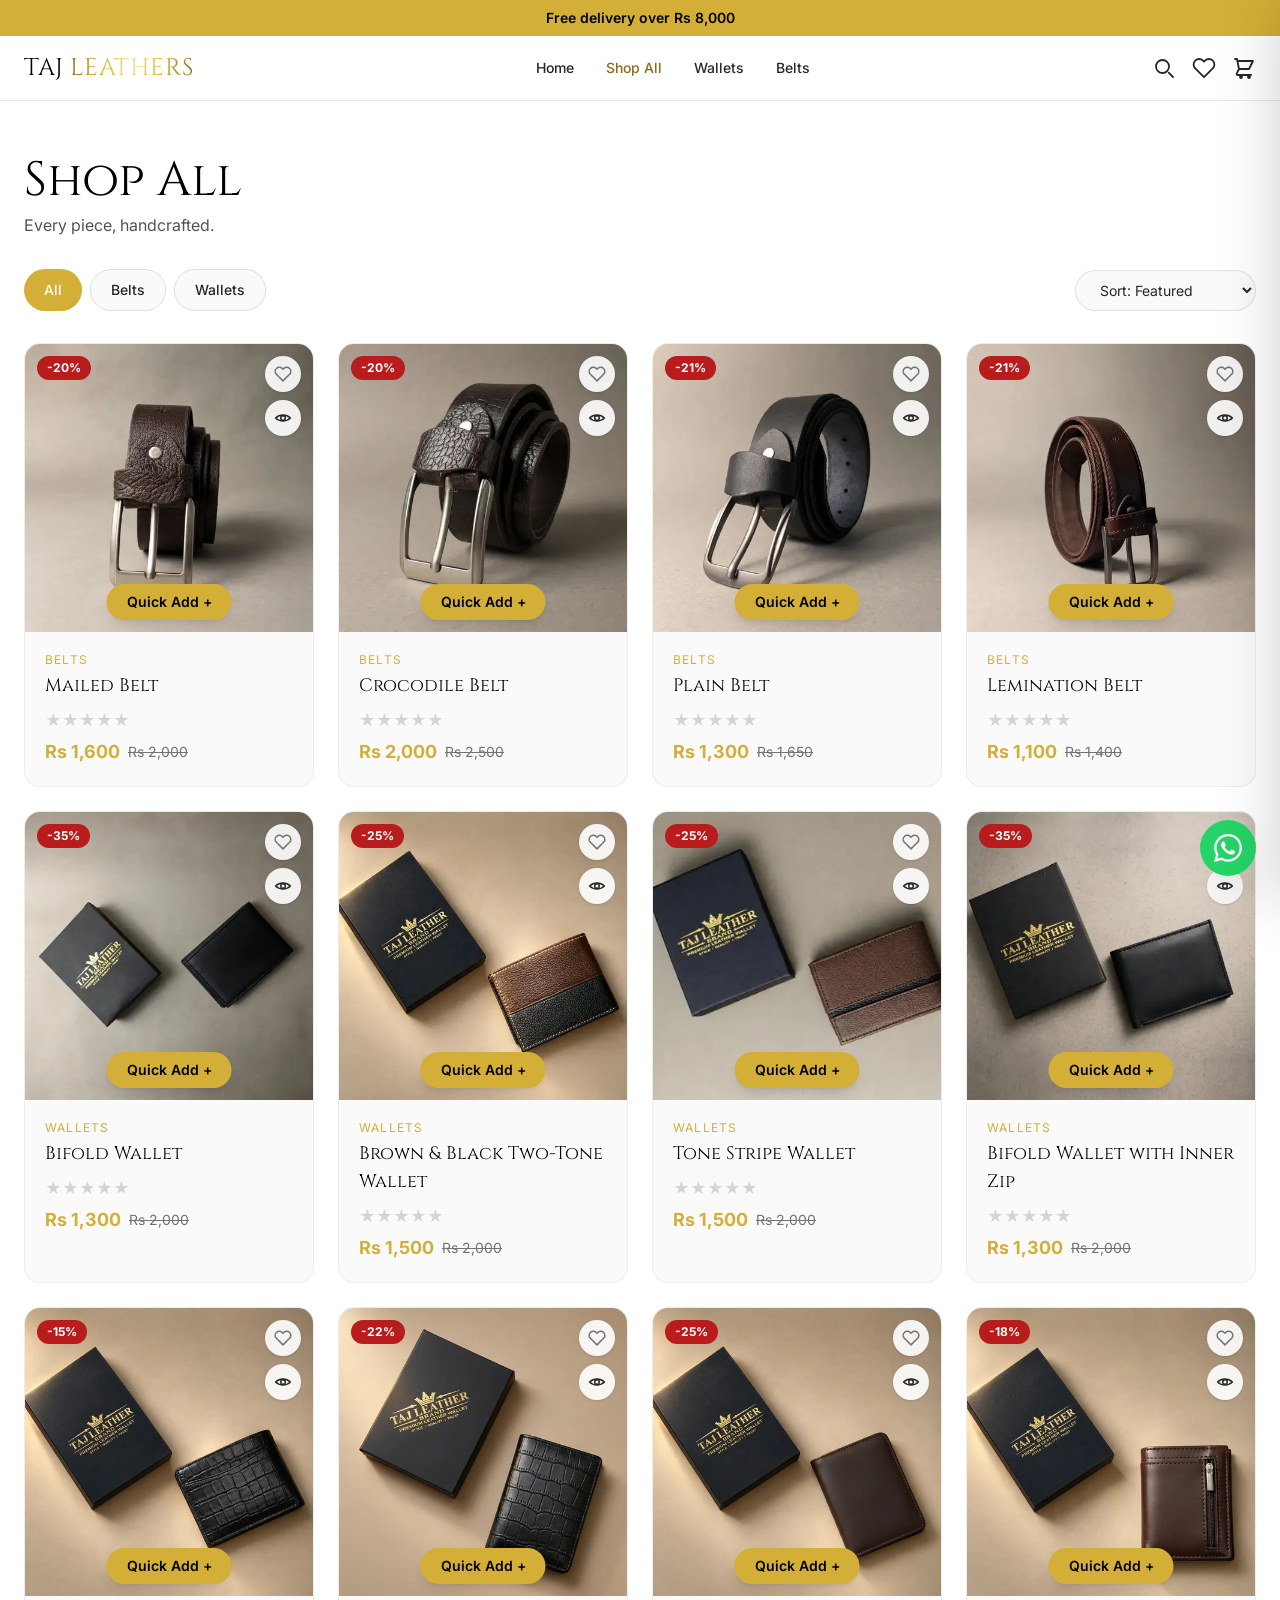
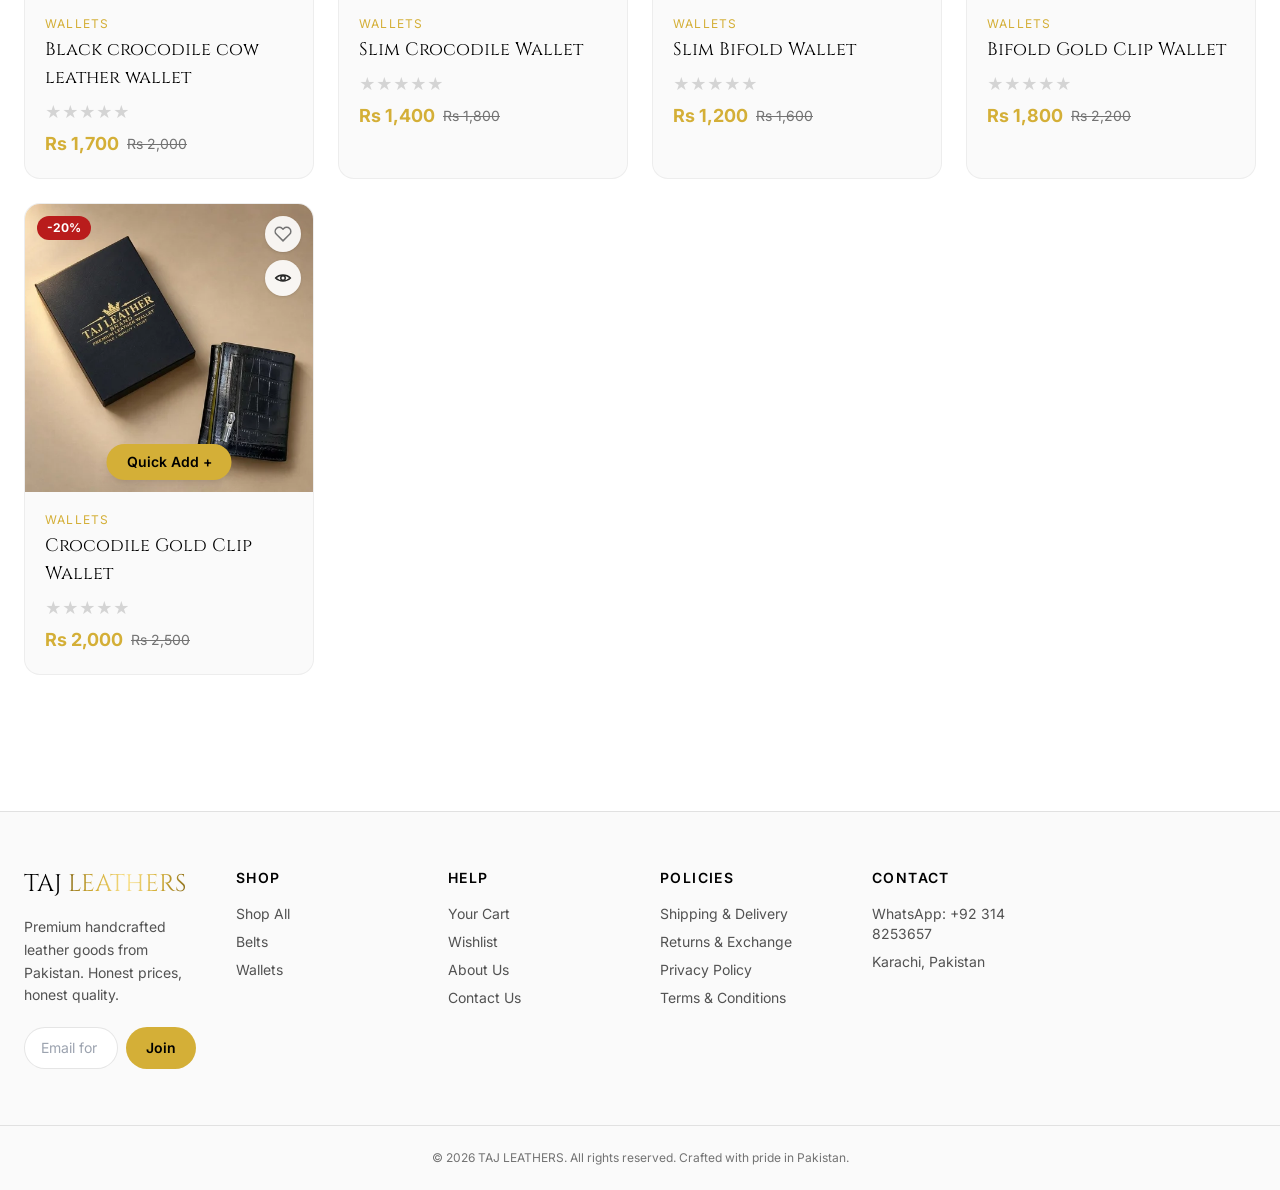
<file: category.html>
<!DOCTYPE html>
<html lang="en">
<head>
<meta charset="UTF-8">
<meta name="viewport" content="width=device-width, initial-scale=1.0">
<title>Shop — TAJ LEATHERS</title>
<meta name="description" content="Shop TAJ LEATHERS handcrafted leather goods.">
<meta property="og:type" content="website">
<meta property="og:site_name" content="TAJ LEATHERS">
<meta property="og:title" content="Shop — TAJ LEATHERS">
<meta property="og:description" content="Shop TAJ LEATHERS handcrafted leather goods.">
<meta property="og:image" content="https://tajleathers.pk/assets/img/hero.webp">
<meta property="og:url" content="https://tajleathers.pk/category.html">
<meta name="twitter:card" content="summary_large_image">
<meta name="twitter:title" content="Shop — TAJ LEATHERS">
<meta name="twitter:description" content="Shop TAJ LEATHERS handcrafted leather goods.">
<meta name="twitter:image" content="https://tajleathers.pk/assets/img/hero.webp">
<link rel="canonical" href="https://tajleathers.pk/category.html">
<link rel="icon" type="image/x-icon" href="assets/favicon.ico">
<link rel="apple-touch-icon" href="assets/apple-touch-icon.png">
<link rel="stylesheet" href="assets/css/styles.css">
<link rel="preconnect" href="https://fonts.googleapis.com">
<link href="https://fonts.googleapis.com/css2?family=Cinzel:wght@500;600;700&family=Inter:wght@400;500;600;700&display=swap" rel="stylesheet">
<style>body{font-family:'Inter',sans-serif;background:#ffffff}.font-serif{font-family:'Cinzel',serif}</style>
</head>
<body class="text-[#1a1a1a]">
<div id="site-header"></div>

<section class="max-w-7xl mx-auto px-4 sm:px-6 py-14">
  <h1 id="cat-title" class="font-serif text-3xl sm:text-5xl text-[#000000] mb-2">Shop All</h1>
  <p id="cat-sub" class="text-[#525252] mb-8">Every piece, handcrafted.</p>

  <div class="flex flex-col sm:flex-row gap-4 sm:items-center justify-between mb-8">
    <div id="cat-tabs" class="flex flex-wrap gap-2"></div>
    <select id="sort" class="bg-[#fafafa] border border-black/10 rounded-full px-5 py-2.5 text-sm text-[#262626] focus:outline-none focus:border-[#D4AF37]">
      <option value="featured">Sort: Featured</option>
      <option value="low">Price: Low to High</option>
      <option value="high">Price: High to Low</option>
      <option value="discount">Biggest Discount</option>
    </select>
  </div>

  <div id="grid" class="grid grid-cols-1 sm:grid-cols-2 lg:grid-cols-4 gap-6"></div>
  <p id="empty" class="hidden text-center text-[#737373] py-20">No products found.</p>
</section>

<div id="site-footer"></div>
<script src="assets/js/products.js"></script>
<script src="assets/js/store.js"></script>
<script src="assets/js/app.js"></script>
<script>
const qs = new URLSearchParams(location.search);
const section = SECTIONS[qs.get("section")] ? qs.get("section") : "leathers";
const SEC = SECTIONS[section];
const SEC_CATS = SEC.cats;
let curCat = qs.get("cat") || "all";

function tabBtn(key, label) {
  const on = curCat === key;
  return `<button onclick="setCat('${key}')" class="px-5 py-2.5 rounded-full text-sm font-medium transition ${on ? "bg-[#D4AF37] text-white" : "bg-[#fafafa] border border-black/10 text-[#262626] hover:border-[#D4AF37]"}">${label}</button>`;
}
function renderTabs() {
  document.getElementById("cat-tabs").innerHTML =
    tabBtn("all", "All") +
    Object.entries(SEC_CATS).map(([k, v]) => tabBtn(k, v.name)).join("");
}
function setCat(k) {
  curCat = k;
  history.replaceState(null, "", "category.html?section=" + section + (k === "all" ? "" : "&cat=" + k));
  render();
}
function render() {
  renderTabs();
  const meta = SEC_CATS[curCat];
  document.title = (meta ? meta.name : "Shop All") + " — " + SEC.name;
  document.getElementById("cat-title").textContent = meta ? meta.name : "Shop All";
  document.getElementById("cat-sub").textContent = meta ? meta.tag : SEC.sub;
  renderChrome(section + "-home");

  let list = PRODUCTS.filter(p => p.section === section && (curCat === "all" || p.cat === curCat));
  const sort = document.getElementById("sort").value;
  if (sort === "low") list = [...list].sort((a, b) => a.price - b.price);
  if (sort === "high") list = [...list].sort((a, b) => b.price - a.price);
  if (sort === "discount") list = [...list].sort((a, b) => (1 - b.price / b.oldPrice) - (1 - a.price / a.oldPrice));

  document.getElementById("grid").innerHTML = list.map(productCard).join("");
  document.getElementById("empty").classList.toggle("hidden", list.length > 0);
}
document.getElementById("sort").addEventListener("change", render);
render();
document.addEventListener("taj:catalog-updated", render);
</script>
<!-- Agentation Visual Feedback & Annotation Toolbar -->
<script>(function(){try{var p=new URLSearchParams(location.search);if(p.has("edit")||p.has("dev")||p.has("agentation")||location.hash.indexOf("edit")>-1||location.search.indexOf("edit")>-1||sessionStorage.getItem("agentation_active")==="true"){var s=document.createElement("script");s.src="assets/js/agentation-widget.js";s.defer=true;document.head.appendChild(s);}}catch(e){}})();</script>
</body>
</html>
</file>
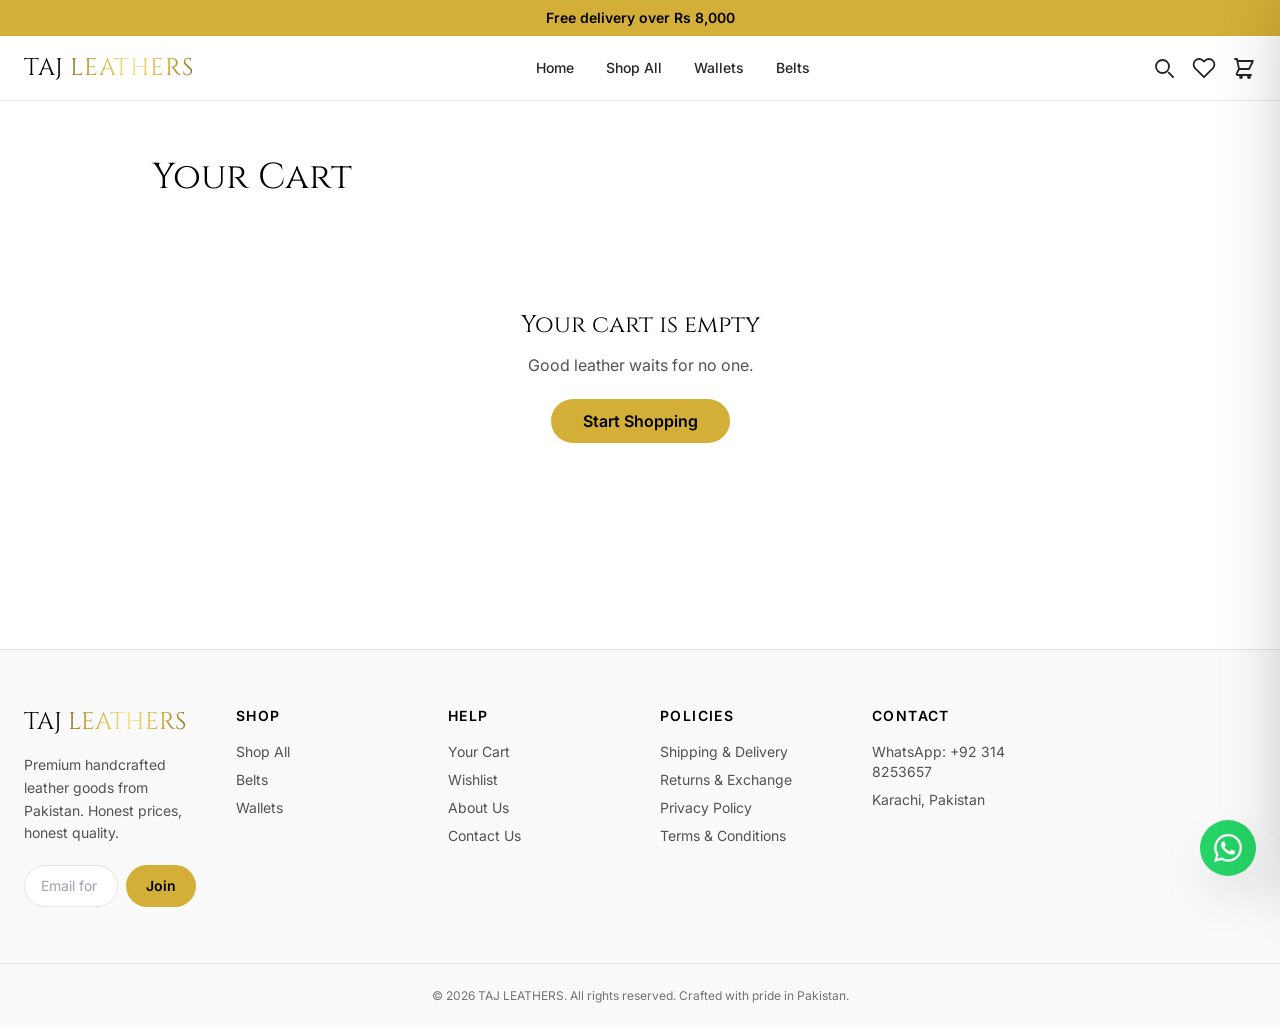
<file: checkout.html>
<!DOCTYPE html>
<html lang="en">
<head>
<meta charset="UTF-8">
<meta name="viewport" content="width=device-width, initial-scale=1.0">
<title>Checkout — TAJ LEATHERS</title>
<meta name="description" content="Checkout at TAJ LEATHERS — cash on delivery across Pakistan, free delivery over Rs 8,000.">
<meta property="og:type" content="website">
<meta property="og:site_name" content="TAJ LEATHERS">
<meta property="og:title" content="Checkout — TAJ LEATHERS">
<meta property="og:description" content="Checkout at TAJ LEATHERS — cash on delivery across Pakistan.">
<meta property="og:image" content="https://tajleathers.pk/assets/img/hero.webp">
<meta property="og:url" content="https://tajleathers.pk/checkout.html">
<meta name="twitter:card" content="summary_large_image">
<meta name="twitter:title" content="Checkout — TAJ LEATHERS">
<meta name="twitter:description" content="Checkout at TAJ LEATHERS — cash on delivery across Pakistan.">
<meta name="twitter:image" content="https://tajleathers.pk/assets/img/hero.webp">
<link rel="canonical" href="https://tajleathers.pk/checkout.html">
<link rel="icon" type="image/x-icon" href="assets/favicon.ico">
<link rel="apple-touch-icon" href="assets/apple-touch-icon.png">
<link rel="stylesheet" href="assets/css/styles.css">
<link rel="preconnect" href="https://fonts.googleapis.com">
<link href="https://fonts.googleapis.com/css2?family=Cinzel:wght@500;600;700&family=Inter:wght@400;500;600;700&display=swap" rel="stylesheet">
<style>body{font-family:'Inter',sans-serif;background:#ffffff}.font-serif{font-family:'Cinzel',serif}
.field{width:100%;background:#fafafa;border:1px solid rgba(0,0,0,.12);border-radius:.9rem;padding:.85rem 1.1rem;color:#000000;font-size:.95rem}
.field:focus{outline:none;border-color:#D4AF37}.field.err{border-color:#ef4444}
label.lbl{display:block;font-size:.8rem;color:#525252;margin-bottom:.4rem;text-transform:uppercase;letter-spacing:.08em}</style>
</head>
<body class="text-[#1a1a1a]">
<div id="site-header"></div>

<section class="max-w-6xl mx-auto px-4 sm:px-6 py-14">
  <h1 class="font-serif text-3xl sm:text-4xl text-[#000000] mb-8">Checkout</h1>

  <div id="checkout-main" class="grid grid-cols-1 lg:grid-cols-5 gap-8">
    <!-- form -->
    <form id="order-form" class="lg:col-span-3 bg-[#fafafa] border border-black/10 rounded-2xl p-6 sm:p-8" novalidate>
      <h2 class="text-[#000000] font-semibold text-lg mb-6">Delivery Details</h2>
      <div class="grid grid-cols-1 sm:grid-cols-2 gap-5">
        <div><label class="lbl">Full Name *</label><input id="f-name" class="field" placeholder="e.g. Ahmed Raza"></div>
        <div><label class="lbl">Phone *</label><input id="f-phone" class="field" inputmode="tel" placeholder="03XX XXXXXXX"></div>
        <div><label class="lbl">Email (optional)</label><input id="f-email" type="email" class="field" placeholder="you@example.com"></div>
        <div class="sm:col-span-2"><label class="lbl">Complete Address *</label><textarea id="f-addr" class="field" rows="2" placeholder="House, street, area"></textarea></div>
        <div><label class="lbl">City *</label><input id="f-city" class="field" placeholder="e.g. Karachi"></div>
        <div><label class="lbl">Order Notes (optional)</label><input id="f-notes" class="field" placeholder="Any special instructions"></div>
      </div>
      <h2 class="text-[#000000] font-semibold text-lg mt-8 mb-4">Payment Method</h2>
      <div class="border border-[#D4AF37]/60 bg-[#D4AF37]/10 rounded-2xl p-5 flex items-center gap-4">
        <span class="w-6 h-6 rounded-full bg-[#D4AF37] flex items-center justify-center text-black text-sm font-bold">✓</span>
        <div><p class="text-[#000000] font-semibold">Cash on Delivery</p><p class="text-sm text-[#525252]">Pay in cash when your order arrives.</p></div>
      </div>
      <p id="form-err" class="hidden text-red-500 text-sm mt-5">Please fill all required fields correctly.</p>
      <button type="submit" class="w-full mt-6 bg-[#D4AF37] text-black font-bold py-4 rounded-full hover:bg-[#B8860B] transition text-lg">Review Order →</button>
    </form>

    <!-- summary -->
    <div class="lg:col-span-2">
      <div class="bg-[#fafafa] border border-black/10 rounded-2xl p-6 sm:p-7 lg:sticky lg:top-24">
        <h2 class="text-[#000000] font-semibold text-lg mb-5">Order Summary</h2>
        <div id="sum-items" class="space-y-4 mb-6 max-h-64 overflow-auto"></div>
        <div class="flex gap-2 mb-2">
          <input id="co-promo" type="text" placeholder="Promo code" class="flex-1 min-w-0 bg-white border border-black/10 rounded-full px-4 py-2.5 text-sm focus:outline-none focus:border-[#D4AF37] uppercase">
          <button type="button" onclick="applyCoPromo()" class="bg-[#D4AF37] text-black text-sm font-bold px-5 py-2.5 rounded-full hover:bg-[#B8860B] transition">Apply</button>
        </div>
        <p id="co-promo-msg" class="promo-msg text-xs mb-3"></p>
        <div class="flex justify-between text-sm text-[#525252] mb-2"><span>Subtotal</span><span id="s-sub" class="text-[#000000]"></span></div>
        <div id="s-disc-row" class="hidden flex justify-between text-sm text-green-700 mb-2"><span>Discount <span id="s-disc-code"></span></span><span id="s-disc"></span></div>
        <div class="flex justify-between text-sm text-[#525252] mb-4"><span>Shipping</span><span id="s-ship" class="text-[#000000]"></span></div>
        <div class="flex justify-between font-bold text-lg text-[#000000] border-t border-black/10 pt-4"><span>Total</span><span id="s-grand" class="text-[#D4AF37]"></span></div>
      </div>
    </div>
  </div>

  <!-- review step -->
  <div id="review-step" class="hidden">
    <div class="bg-[#fafafa] border border-black/10 rounded-2xl p-6 sm:p-8 max-w-2xl mx-auto">
      <h2 class="text-[#000000] font-semibold text-xl mb-6">Review & Confirm</h2>
      <div class="mb-6">
        <p class="lbl">Deliver to</p>
        <p id="rev-addr" class="text-[#000000]"></p>
      </div>
      <div class="mb-6">
        <p class="lbl">Items</p>
        <div id="rev-items" class="space-y-3"></div>
      </div>
      <div class="border-t border-black/10 pt-4 space-y-2 text-sm">
        <div class="flex justify-between text-[#525252]"><span>Subtotal</span><span id="rev-sub" class="text-[#000000]"></span></div>
        <div id="rev-disc-row" class="hidden flex justify-between text-green-700"><span>Discount <span id="rev-disc-code"></span></span><span id="rev-disc"></span></div>
        <div class="flex justify-between text-[#525252]"><span>Shipping</span><span id="rev-ship" class="text-[#000000]"></span></div>
        <div class="flex justify-between text-[#525252]"><span>Payment</span><span class="text-[#000000]">Cash on Delivery</span></div>
        <div class="flex justify-between font-bold text-lg text-[#000000] pt-2"><span>Total</span><span id="rev-grand" class="text-[#D4AF37]"></span></div>
      </div>
      <div class="flex flex-col sm:flex-row gap-3 mt-8">
        <button id="back-btn" class="flex-1 border border-black/20 text-[#000000] font-semibold py-3.5 rounded-full hover:border-[#D4AF37] transition">← Edit Details</button>
        <button id="confirm-btn" class="flex-1 bg-[#D4AF37] text-black font-bold py-3.5 rounded-full hover:bg-[#B8860B] transition text-lg">Confirm Order ✓</button>
      </div>
      <button id="wa-btn" class="w-full mt-3 bg-[#25D366] text-white font-bold py-3.5 rounded-full hover:brightness-95 transition flex items-center justify-center gap-2">
        <svg class="w-5 h-5" fill="currentColor" viewBox="0 0 24 24"><path d="M17.5 14.4c-.3-.15-1.76-.87-2.03-.97-.27-.1-.47-.15-.67.15-.2.3-.77.97-.94 1.17-.17.2-.35.22-.65.07-.3-.15-1.26-.46-2.4-1.48-.89-.79-1.49-1.77-1.66-2.07-.17-.3-.02-.46.13-.61.13-.13.3-.35.45-.52.15-.17.2-.3.3-.5.1-.2.05-.37-.02-.52-.07-.15-.67-1.62-.92-2.22-.24-.58-.49-.5-.67-.51h-.57c-.2 0-.52.07-.8.37-.27.3-1.04 1.02-1.04 2.5 0 1.47 1.07 2.9 1.22 3.1.15.2 2.1 3.2 5.1 4.49.71.31 1.27.49 1.7.63.72.23 1.37.2 1.88.12.57-.09 1.76-.72 2.01-1.42.25-.7.25-1.29.17-1.42-.07-.13-.27-.2-.57-.35M12.05 21.79h-.01a9.87 9.87 0 01-5.03-1.38l-.36-.21-3.74.98 1-3.65-.24-.37a9.86 9.86 0 01-1.51-5.26c0-5.45 4.44-9.88 9.9-9.88a9.82 9.82 0 019.88 9.89c0 5.45-4.44 9.88-9.89 9.88M20.5 3.49A11.8 11.8 0 0012.05 0C5.5 0 .16 5.34.16 11.9c0 2.1.55 4.14 1.59 5.95L.06 24l6.3-1.65a11.9 11.9 0 005.68 1.45h.01c6.55 0 11.89-5.34 11.89-11.9 0-3.18-1.24-6.16-3.44-8.41"/></svg>
        Complete Order on WhatsApp
      </button>
      <p class="text-xs text-[#737373] text-center mt-3">Prefer chat? Send your order straight to our WhatsApp — same COD, same price.</p>
    </div>
  </div>

  <!-- success -->
  <div id="order-success" class="hidden text-center py-16 max-w-lg mx-auto">
    <div class="w-20 h-20 mx-auto rounded-full bg-green-100 flex items-center justify-center mb-6">
      <span class="text-green-600 text-4xl">✓</span>
    </div>
    <h2 class="font-serif text-3xl text-[#000000] mb-3">Thank you! Order placed.</h2>
    <p class="text-[#525252] mb-2">Order <span id="ord-num" class="text-[#D4AF37] font-bold"></span> is confirmed.</p>
    <p class="text-[#525252] mb-8 text-sm">Our team will call you shortly to confirm. Pay cash on delivery.</p>
    <a href="index.html" class="bg-[#D4AF37] text-black font-semibold px-8 py-3 rounded-full hover:bg-[#B8860B] transition">Back to Home</a>
  </div>
</section>

<div id="site-footer"></div>
<script src="assets/js/products.js"></script>
<script src="assets/js/store.js"></script>
<script src="assets/js/app.js"></script>
<script>
renderChrome();
if (getCart().length === 0 && !sessionStorage.getItem("taj_just_ordered")) {
  location.href = "cart.html";
}
let orderInfo = null;

function totalsHTML(t) {
  document.getElementById("s-sub").textContent = fmt(t.sub);
  const dr = document.getElementById("s-disc-row");
  if (t.discount > 0) {
    dr.classList.remove("hidden"); dr.classList.add("flex");
    document.getElementById("s-disc-code").textContent = "(" + t.promo.code + ")";
    document.getElementById("s-disc").textContent = "−" + fmt(t.discount);
  } else { dr.classList.add("hidden"); dr.classList.remove("flex"); }
  document.getElementById("s-ship").textContent = t.ship === 0 ? "FREE" : fmt(t.ship);
  document.getElementById("s-grand").textContent = fmt(t.total);
}
function renderSummary() {
  const c = getCart();
  document.getElementById("sum-items").innerHTML = c.map(i => {
    const p = PRODUCTS.find(p => p.id === i.id);
    if (!p) return "";
    return `<div class="flex gap-3 items-center">
      <img src="assets/img/${p.img}" class="w-14 h-14 object-cover rounded-lg" alt="">
      <div class="flex-1 min-w-0"><p class="text-sm text-[#000000] truncate">${p.name}</p>
      <p class="text-xs text-[#737373]">${SECTIONS[p.section].name} · Qty ${i.qty}</p></div>
      <span class="text-sm text-[#D4AF37] font-semibold">${fmt(p.price * i.qty)}</span></div>`;
  }).join("");
  totalsHTML(orderTotals());
}
function applyCoPromo() {
  const v = document.getElementById("co-promo").value;
  const r = setPromo(v);
  const msg = document.getElementById("co-promo-msg");
  msg.textContent = r.msg;
  msg.style.color = r.ok ? "#15803d" : "#dc2626";
  renderSummary();
}
renderSummary();
const _pr = getPromo();
if (_pr) document.getElementById("co-promo").value = _pr.code;

document.getElementById("order-form").addEventListener("submit", e => {
  e.preventDefault();
  const fName = document.getElementById("f-name"),
        fPhone = document.getElementById("f-phone"),
        fAddr = document.getElementById("f-addr"),
        fCity = document.getElementById("f-city");
  let ok = true;
  [fName, fAddr, fCity].forEach(f => {
    const bad = f.value.trim().length < 3;
    f.classList.toggle("err", bad); if (bad) ok = false;
  });
  const digits = fPhone.value.replace(/\D/g, "");
  const phoneBad = !(digits.length >= 10 && digits.length <= 12);
  fPhone.classList.toggle("err", phoneBad); if (phoneBad) ok = false;
  document.getElementById("form-err").classList.toggle("hidden", ok);
  if (!ok) return;

  // step 2: review & confirm
  orderInfo = {
    name: fName.value.trim(), phone: fPhone.value.trim(),
    email: document.getElementById("f-email").value.trim(),
    addr: fAddr.value.trim(), city: fCity.value.trim(),
    notes: document.getElementById("f-notes").value.trim(),
  };
  document.getElementById("rev-addr").innerHTML =
    `<span class="font-semibold">${orderInfo.name}</span> · ${orderInfo.phone}` +
    (orderInfo.email ? `<br><span class="text-[#525252] text-sm">${orderInfo.email}</span>` : "") +
    `<br>${orderInfo.addr}, ${orderInfo.city}` +
    (orderInfo.notes ? `<br><span class="text-[#525252] text-sm">Note: ${orderInfo.notes}</span>` : "");
  const c2 = getCart();
  document.getElementById("rev-items").innerHTML = c2.map(i => {
    const p = PRODUCTS.find(p => p.id === i.id);
    if (!p) return "";
    return `<div class="flex gap-3 items-center bg-black/5 rounded-xl p-3">
      <img src="assets/img/${p.img}" class="w-12 h-12 object-cover rounded-lg" alt="">
      <div class="flex-1 min-w-0"><p class="text-sm text-[#000000] truncate">${p.name}</p>
      <p class="text-xs text-[#737373]">${SECTIONS[p.section].name} · ${[i.color, i.size].filter(Boolean).join(" · ")} · Qty ${i.qty}</p></div>
      <span class="text-sm text-[#D4AF37] font-semibold">${fmt(p.price * i.qty)}</span></div>`;
  }).join("");
  const t2 = orderTotals();
  document.getElementById("rev-sub").textContent = fmt(t2.sub);
  const rdr = document.getElementById("rev-disc-row");
  if (t2.discount > 0) {
    rdr.classList.remove("hidden"); rdr.classList.add("flex");
    document.getElementById("rev-disc-code").textContent = "(" + t2.promo.code + ")";
    document.getElementById("rev-disc").textContent = "−" + fmt(t2.discount);
  } else { rdr.classList.add("hidden"); rdr.classList.remove("flex"); }
  document.getElementById("rev-ship").textContent = t2.ship === 0 ? "FREE" : fmt(t2.ship);
  document.getElementById("rev-grand").textContent = fmt(t2.total);
  document.getElementById("checkout-main").classList.add("hidden");
  document.getElementById("review-step").classList.remove("hidden");
  window.scrollTo({ top: 0, behavior: "smooth" });
});

document.getElementById("back-btn").addEventListener("click", () => {
  document.getElementById("review-step").classList.add("hidden");
  document.getElementById("checkout-main").classList.remove("hidden");
  window.scrollTo({ top: 0, behavior: "smooth" });
});

function buildOrder(num) {
  const t = orderTotals();
  const cart = getCart();
  const items = (cart && cart.length > 0)
    ? cart.map(i => {
        const p = PRODUCTS.find(p => p.id === i.id);
        return { 
          id: i.id, 
          name: p ? p.name : (i.name || "Handcrafted Leather Item"), 
          variant: [i.color, i.size].filter(Boolean).join(" / "), 
          qty: i.qty || 1, 
          price: p ? p.price : (i.price || 0) 
        };
      })
    : [{
        id: "leather-item",
        name: "Handcrafted Leather Item",
        variant: "Standard",
        qty: 1,
        price: t.total || 2000
      }];

  return {
    num, date: Date.now(), status: "Order received",
    name: orderInfo.name, phone: orderInfo.phone, email: orderInfo.email,
    addr: orderInfo.addr, city: orderInfo.city, notes: orderInfo.notes,
    items,
    sub: t.sub || t.total || 2000, 
    discount: t.discount || 0, 
    promo: t.promo ? t.promo.code : null,
    ship: t.ship || 0, 
    total: t.total || 2000,
  };
}
function orderLines(order) {
  return [
    "*New Order #" + order.num + " — TAJ LEATHERS*",
    "--------------------------",
    ...order.items.map((it, k) => `${k + 1}) ${it.name}${it.variant ? " (" + it.variant + ")" : ""} x${it.qty} — ${fmt(it.price * it.qty)}`),
    "--------------------------",
    "Subtotal: " + fmt(order.sub),
    ...(order.discount ? ["Discount (" + order.promo + "): -" + fmt(order.discount)] : []),
    "Shipping: " + (order.ship === 0 ? "FREE" : fmt(order.ship)),
    "*Total: " + fmt(order.total) + "*",
    "--------------------------",
    "Name: " + order.name,
    "Phone: " + order.phone,
    ...(order.email ? ["Email: " + order.email] : []),
    "Address: " + order.addr + ", " + order.city,
    ...(order.notes ? ["Notes: " + order.notes] : []),
    "Payment: Cash on Delivery",
  ];
}
function waLink(order) {
  return "https://wa.me/" + WA_NUMBER + "?text=" + encodeURIComponent(orderLines(order).join("\n"));
}
document.getElementById("wa-btn").addEventListener("click", () => {
  const num = "TJ-" + Date.now().toString().slice(-6);
  const order = buildOrder(num);
  order.source = "whatsapp";
  saveOrder(order);
  forwardOrderToApi(order); // Auto-forward order to Automatixes API
  clearCart();
  sessionStorage.setItem("taj_just_ordered", "1");
  window.open(waLink(order), "_blank", "noopener");
  document.getElementById("ord-num").textContent = "#" + num;
  document.getElementById("review-step").classList.add("hidden");
  document.getElementById("order-success").classList.remove("hidden");
  window.scrollTo({ top: 0, behavior: "smooth" });
});

document.getElementById("confirm-btn").addEventListener("click", () => {
  const num = "TJ-" + Date.now().toString().slice(-6);
  const order = buildOrder(num);
  saveOrder(order);
  forwardOrderToRelay(order); // fire-and-forget: never blocks the success screen
  forwardOrderToApi(order); // VPS order API: stores order + emails business (fire-and-forget)
  clearCart();
  sessionStorage.setItem("taj_just_ordered", "1");
  document.getElementById("ord-num").textContent = "#" + num;
  document.getElementById("review-step").classList.add("hidden");
  document.getElementById("order-success").classList.remove("hidden");
  window.scrollTo({ top: 0, behavior: "smooth" });
});
</script>
<!-- Agentation Visual Feedback & Annotation Toolbar -->
<script>(function(){try{var p=new URLSearchParams(location.search);if(p.has("edit")||p.has("dev")||p.has("agentation")||location.hash.indexOf("edit")>-1||location.search.indexOf("edit")>-1||sessionStorage.getItem("agentation_active")==="true"){var s=document.createElement("script");s.src="assets/js/agentation-widget.js";s.defer=true;document.head.appendChild(s);}}catch(e){}})();</script>
</body>
</html>
</file>
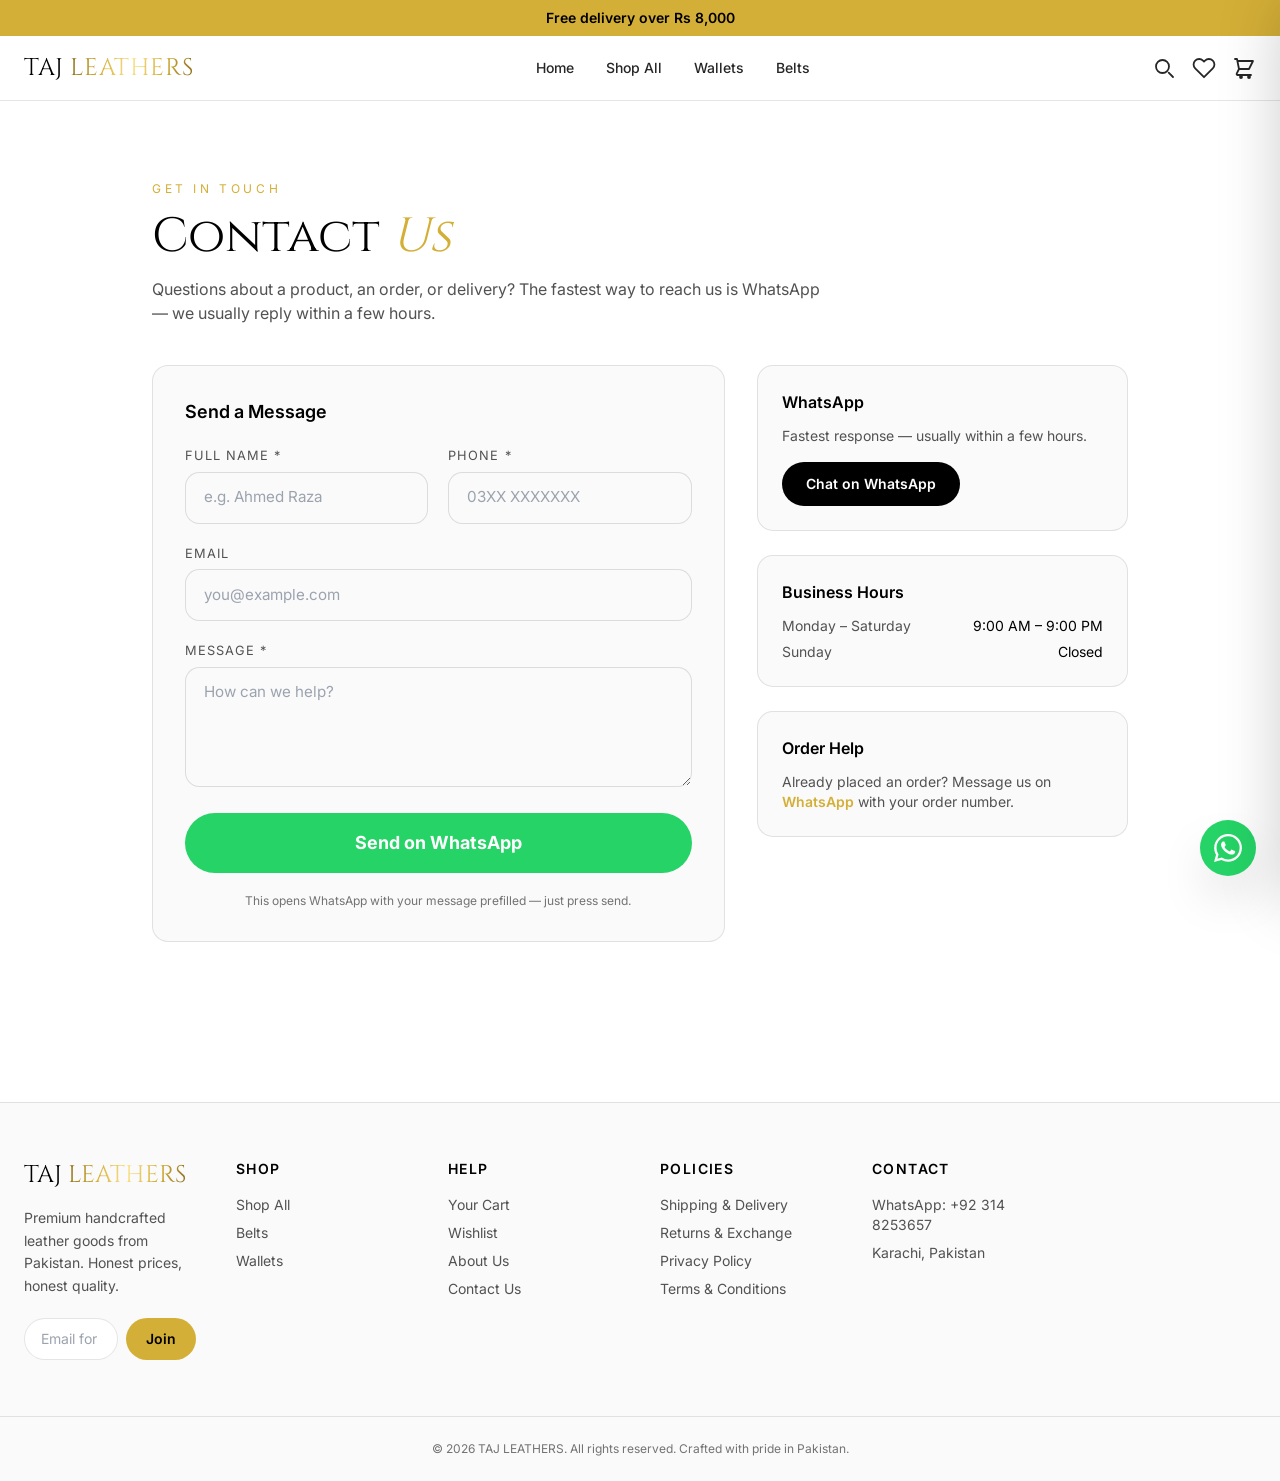
<file: contact.html>
<!DOCTYPE html>
<html lang="en">
<head>
<meta charset="UTF-8">
<meta name="viewport" content="width=device-width, initial-scale=1.0">
<title>Contact Us — TAJ LEATHERS</title>
<meta name="description" content="Contact TAJ LEATHERS — message us on WhatsApp for the fastest response, or use the contact form. Business hours Mon–Sat, 9am–9pm PKT.">
<meta property="og:type" content="website">
<meta property="og:site_name" content="TAJ LEATHERS">
<meta property="og:title" content="Contact Us — TAJ LEATHERS">
<meta property="og:description" content="Contact TAJ LEATHERS — message us on WhatsApp for the fastest response.">
<meta property="og:image" content="https://tajleathers.pk/assets/img/hero.webp">
<meta property="og:url" content="https://tajleathers.pk/contact.html">
<meta name="twitter:card" content="summary_large_image">
<meta name="twitter:title" content="Contact Us — TAJ LEATHERS">
<meta name="twitter:description" content="Contact TAJ LEATHERS — message us on WhatsApp for the fastest response.">
<meta name="twitter:image" content="https://tajleathers.pk/assets/img/hero.webp">
<link rel="canonical" href="https://tajleathers.pk/contact.html">
<link rel="icon" type="image/x-icon" href="assets/favicon.ico">
<link rel="apple-touch-icon" href="assets/apple-touch-icon.png">
<link rel="stylesheet" href="assets/css/styles.css">
<link rel="preconnect" href="https://fonts.googleapis.com">
<link href="https://fonts.googleapis.com/css2?family=Cinzel:wght@500;600;700&family=Inter:wght@400;500;600;700&display=swap" rel="stylesheet">
<style>
  body { font-family: 'Inter', sans-serif; background: #ffffff; }
  .font-serif { font-family: 'Cinzel', serif; }
  .field{width:100%;background:#fafafa;border:1px solid rgba(0,0,0,.12);border-radius:.9rem;padding:.85rem 1.1rem;color:#000000;font-size:.95rem}
  .field:focus{outline:none;border-color:#D4AF37}
  label.lbl{display:block;font-size:.8rem;color:#525252;margin-bottom:.4rem;text-transform:uppercase;letter-spacing:.08em}
</style>
</head>
<body class="text-[#1a1a1a]">
<div id="site-header"></div>

<section class="max-w-5xl mx-auto px-4 sm:px-6 py-14 sm:py-20">
  <p class="text-[#D4AF37] uppercase tracking-[0.3em] text-xs mb-4">Get In Touch</p>
  <h1 class="font-serif text-4xl sm:text-5xl text-[#000000] mb-4">Contact <span class="text-[#D4AF37] italic">Us</span></h1>
  <p class="text-[#525252] mb-10 max-w-2xl">Questions about a product, an order, or delivery? The fastest way to reach us is WhatsApp — we usually reply within a few hours.</p>

  <div class="grid grid-cols-1 lg:grid-cols-5 gap-8">
    <form id="contact-form" class="lg:col-span-3 bg-[#fafafa] border border-black/10 rounded-2xl p-6 sm:p-8 space-y-5" novalidate>
      <h2 class="text-[#000000] font-semibold text-lg">Send a Message</h2>
      <div class="grid grid-cols-1 sm:grid-cols-2 gap-5">
        <div><label class="lbl">Full Name *</label><input id="c-name" class="field" placeholder="e.g. Ahmed Raza"></div>
        <div><label class="lbl">Phone *</label><input id="c-phone" class="field" inputmode="tel" placeholder="03XX XXXXXXX"></div>
      </div>
      <div><label class="lbl">Email</label><input id="c-email" type="email" class="field" placeholder="you@example.com"></div>
      <div><label class="lbl">Message *</label><textarea id="c-msg" class="field" rows="4" placeholder="How can we help?"></textarea></div>
      <p id="c-err" class="hidden text-red-500 text-sm">Please fill your name, a valid phone number, and a message.</p>
      <button type="submit" class="w-full bg-[#25D366] text-white font-bold py-4 rounded-full hover:brightness-95 transition text-lg">Send on WhatsApp</button>
      <p class="text-xs text-[#737373] text-center">This opens WhatsApp with your message prefilled — just press send.</p>
    </form>

    <div class="lg:col-span-2 space-y-6">
      <div class="bg-[#fafafa] border border-black/10 rounded-2xl p-6">
        <h3 class="text-[#000000] font-semibold mb-3">WhatsApp</h3>
        <p class="text-sm text-[#525252] mb-4">Fastest response — usually within a few hours.</p>
        <a id="wa-direct" href="#" target="_blank" rel="noopener" class="inline-block bg-[#000000] text-white font-semibold px-6 py-3 rounded-full hover:bg-[#D4AF37] hover:text-black transition text-sm">Chat on WhatsApp</a>
      </div>
      <div class="bg-[#fafafa] border border-black/10 rounded-2xl p-6">
        <h3 class="text-[#000000] font-semibold mb-3">Business Hours</h3>
        <div class="text-sm text-[#525252] space-y-1.5">
          <p class="flex justify-between"><span>Monday – Saturday</span><span class="text-[#000000]">9:00 AM – 9:00 PM</span></p>
          <p class="flex justify-between"><span>Sunday</span><span class="text-[#000000]">Closed</span></p>
        </div>
      </div>
      <div class="bg-[#fafafa] border border-black/10 rounded-2xl p-6">
        <h3 class="text-[#000000] font-semibold mb-3">Order Help</h3>
        <p class="text-sm text-[#525252]">Already placed an order? Message us on <a href="https://wa.me/923148253657" class="text-[#D4AF37] font-semibold hover:underline">WhatsApp</a> with your order number.</p>
      </div>
    </div>
  </div>
</section>

<div id="site-footer"></div>
<script src="assets/js/products.js"></script>
<script src="assets/js/store.js"></script>
<script src="assets/js/app.js"></script>
<script>
renderChrome();
document.getElementById("wa-direct").href = "https://wa.me/" + WA_NUMBER + "?text=" + encodeURIComponent("Assalam-o-Alaikum! I have a question about TAJ LEATHERS.");
document.getElementById("contact-form").addEventListener("submit", function (e) {
  e.preventDefault();
  const name = document.getElementById("c-name").value.trim();
  const phone = document.getElementById("c-phone").value.trim();
  const email = document.getElementById("c-email").value.trim();
  const msg = document.getElementById("c-msg").value.trim();
  const digits = phone.replace(/\D/g, "");
  const ok = name.length >= 3 && msg.length >= 3 && digits.length >= 10 && digits.length <= 12;
  document.getElementById("c-err").classList.toggle("hidden", ok);
  if (!ok) return;
  const text = "*New message from TAJ LEATHERS website*\n--------------------------\n" +
    "Name: " + name + "\nPhone: " + phone +
    (email ? "\nEmail: " + email : "") + "\nMessage: " + msg;
  window.open("https://wa.me/" + WA_NUMBER + "?text=" + encodeURIComponent(text), "_blank", "noopener");
});
</script>
<!-- Agentation Visual Feedback & Annotation Toolbar -->
<script>(function(){try{var p=new URLSearchParams(location.search);if(p.has("edit")||p.has("dev")||p.has("agentation")||location.hash.indexOf("edit")>-1||location.search.indexOf("edit")>-1||sessionStorage.getItem("agentation_active")==="true"){var s=document.createElement("script");s.src="assets/js/agentation-widget.js";s.defer=true;document.head.appendChild(s);}}catch(e){}})();</script>
</body>
</html>
</file>
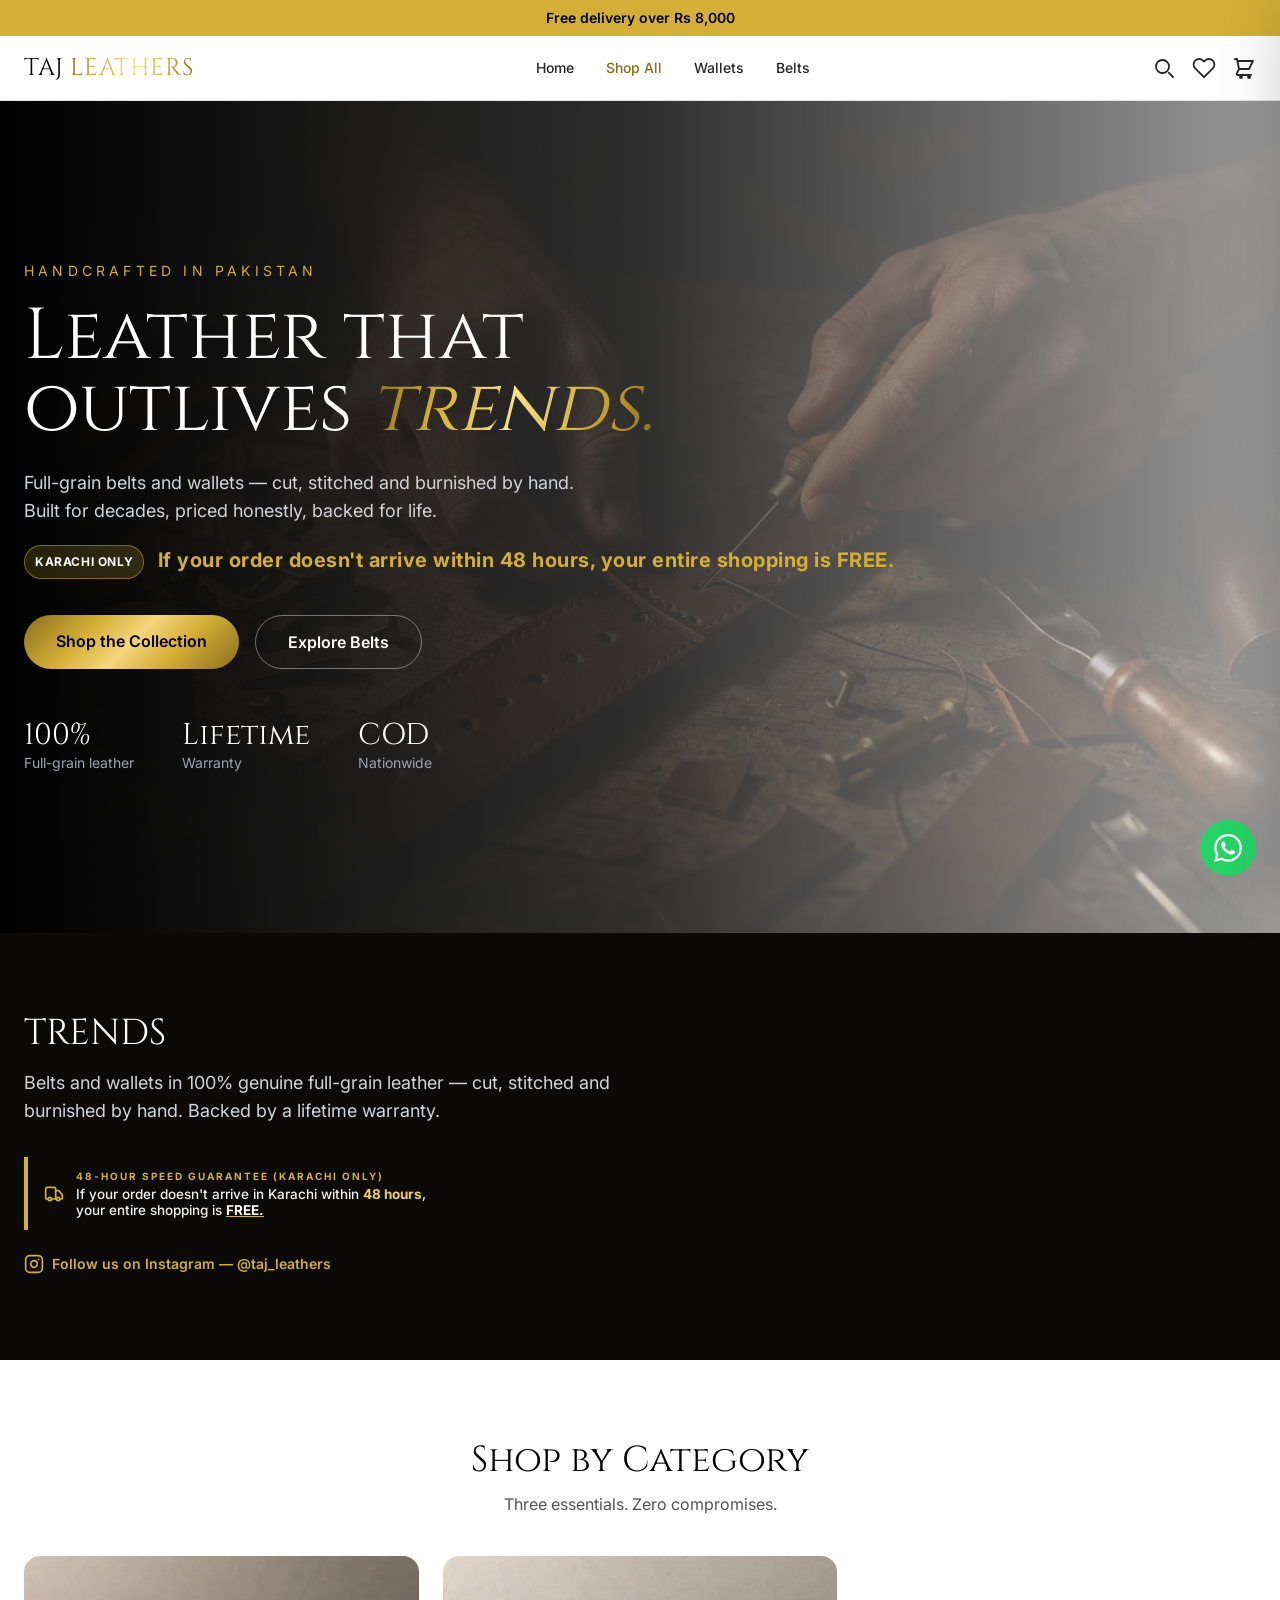
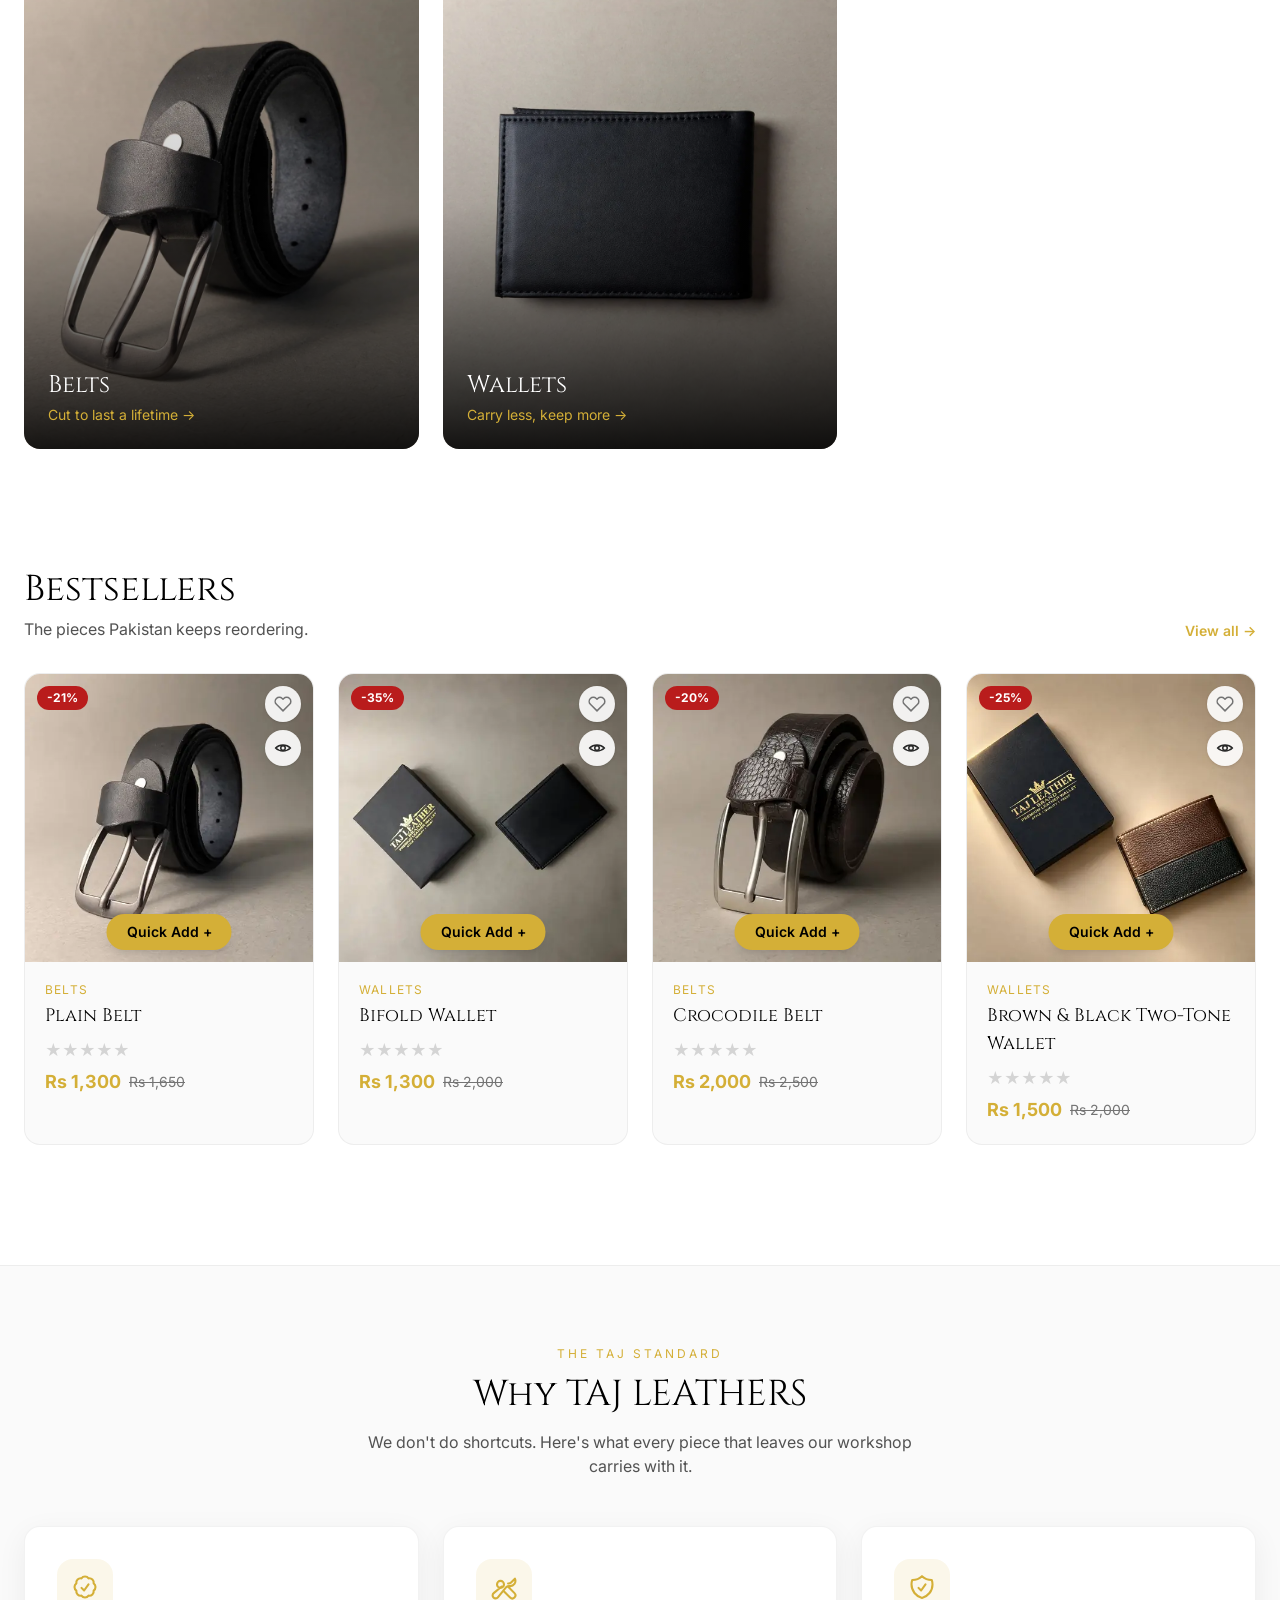
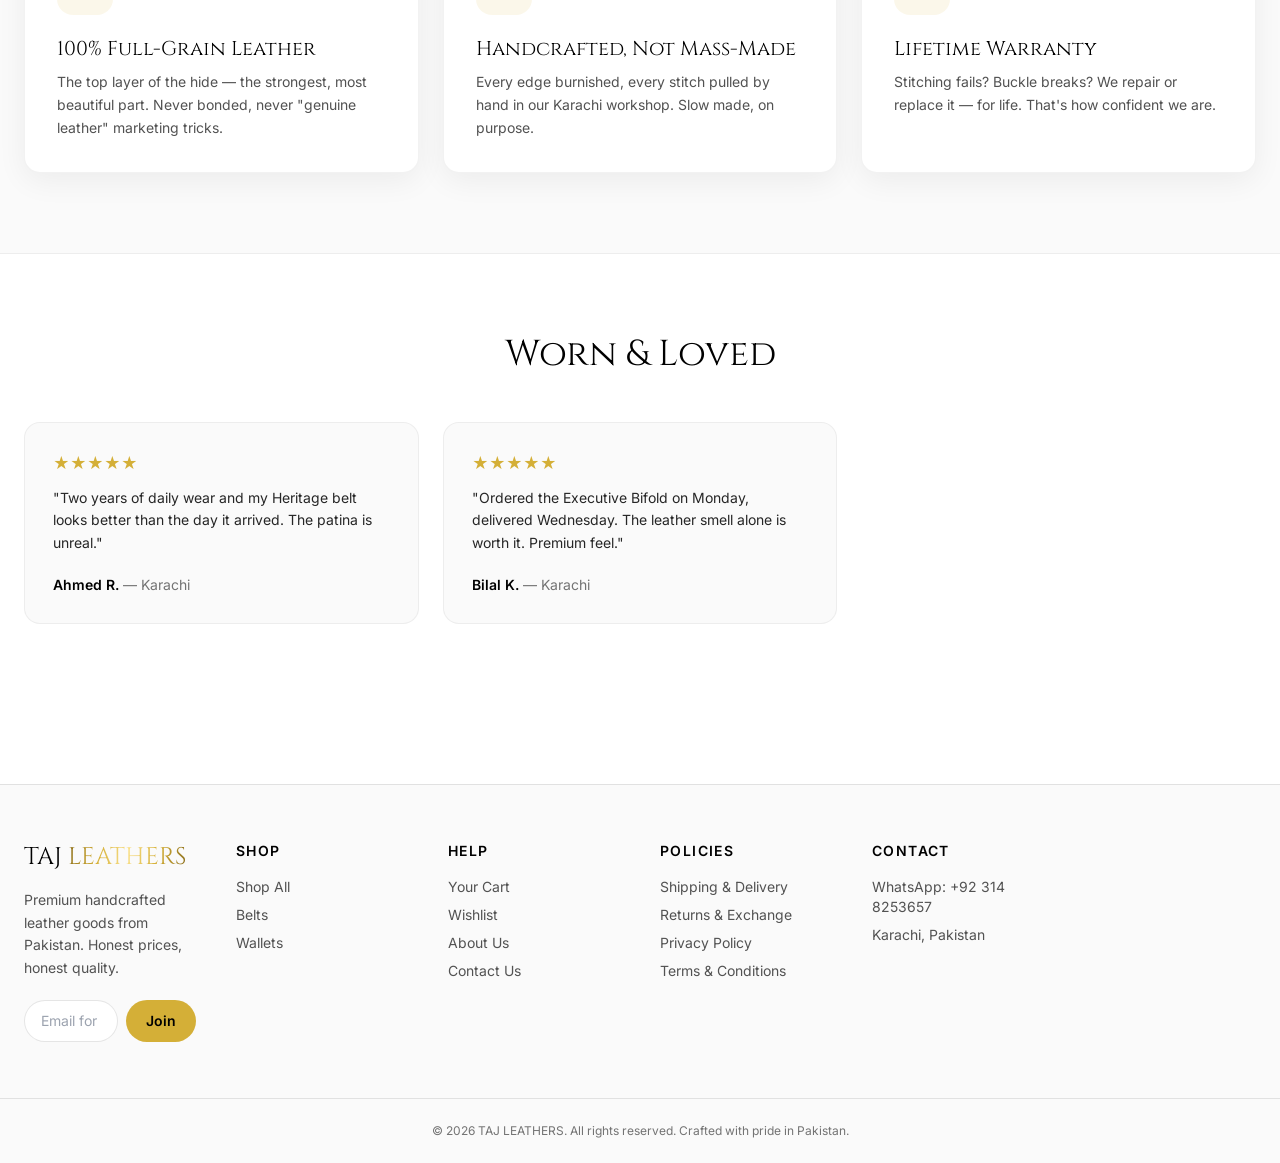
<file: leathers.html>
<!DOCTYPE html>
<html lang="en">
<head>
<meta charset="UTF-8">
<meta name="viewport" content="width=device-width, initial-scale=1.0">
<title>TAJ LEATHERS — Premium Handcrafted Leather Goods Pakistan</title>
<meta name="description" content="TAJ LEATHERS — premium handcrafted leather belts and wallets. Full-grain leather, lifetime warranty, cash on delivery across Pakistan.">
<meta property="og:type" content="website">
<meta property="og:site_name" content="TAJ LEATHERS">
<meta property="og:title" content="Shop All — TAJ LEATHERS">
<meta property="og:description" content="Shop the full TAJ LEATHERS collection: handcrafted leather belts and wallets. COD across Pakistan.">
<meta property="og:image" content="https://tajleathers.pk/assets/img/hero.webp">
<meta property="og:url" content="https://tajleathers.pk/leathers.html">
<meta name="twitter:card" content="summary_large_image">
<meta name="twitter:title" content="Shop All — TAJ LEATHERS">
<meta name="twitter:description" content="Shop the full TAJ LEATHERS collection: handcrafted leather belts and wallets. COD across Pakistan.">
<meta name="twitter:image" content="https://tajleathers.pk/assets/img/hero.webp">
<link rel="canonical" href="https://tajleathers.pk/leathers.html">
<link rel="icon" type="image/x-icon" href="assets/favicon.ico">
<link rel="apple-touch-icon" href="assets/apple-touch-icon.png">
<link rel="stylesheet" href="assets/css/styles.css">
<link rel="preconnect" href="https://fonts.googleapis.com">
<link href="https://fonts.googleapis.com/css2?family=Cinzel:wght@500;600;700&family=Inter:wght@400;500;600;700&display=swap" rel="stylesheet">
<style>
  body { font-family: 'Inter', sans-serif; background: #ffffff; }
  .font-serif { font-family: 'Cinzel', serif; }
</style>
</head>
<body class="text-[#1a1a1a]">
<div id="site-header"></div>

<!-- HERO -->
<section class="relative overflow-hidden">
  <img src="assets/img/hero.webp" alt="Leather craftsman at work" class="absolute inset-0 w-full h-full object-cover opacity-40">
  <div class="absolute inset-0 bg-gradient-to-r from-black via-black/70 to-transparent"></div>
  <div class="relative max-w-7xl mx-auto px-4 sm:px-6 py-28 sm:py-40">
    <p class="text-[#D4AF37] uppercase tracking-[0.3em] text-xs sm:text-sm mb-5">Handcrafted in Pakistan</p>
    <h1 class="font-serif text-4xl sm:text-6xl lg:text-7xl text-white leading-tight max-w-2xl">
      Leather that outlives <span class="gold-shine-text italic">trends.</span>
    </h1>
    <p class="mt-6 text-gray-300 text-base sm:text-lg max-w-xl leading-relaxed">
      Full-grain belts and wallets — cut, stitched and burnished by hand.
      Built for decades, priced honestly, backed for life.
    </p>
    <p class="mt-5 text-[#D4AF37] font-bold text-lg sm:text-xl tracking-wide"><span style="background: rgba(212,175,55,0.18); border: 1px solid rgba(212,175,55,0.5); color: #ffffff; padding: 2px 10px; border-radius: 9999px; font-size: 0.75rem; letter-spacing: 0.05em; text-transform: uppercase; display: inline-block; vertical-align: middle; margin-right: 8px;">Karachi Only</span> If your order doesn't arrive within 48 hours, your entire shopping is FREE.</p>
    <div class="mt-9 flex flex-wrap gap-4">
      <a href="category.html?section=leathers" class="gold-shine-bg gold-shine-btn text-black font-semibold px-8 py-3.5 rounded-full hover:bg-[#B8860B] transition">Shop the Collection</a>
      <a href="category.html?section=leathers&cat=belts" class="border border-white/40 text-white font-semibold px-8 py-3.5 rounded-full hover:border-[#D4AF37] hover:text-[#D4AF37] transition">Explore Belts</a>
    </div>
    <div class="mt-12 flex gap-8 sm:gap-12 text-sm">
      <div><p class="font-serif text-2xl sm:text-3xl text-white">100%</p><p class="text-gray-400">Full-grain leather</p></div>
      <div><p class="font-serif text-2xl sm:text-3xl text-white">Lifetime</p><p class="text-gray-400">Warranty</p></div>
      <div><p class="font-serif text-2xl sm:text-3xl text-white">COD</p><p class="text-gray-400">Nationwide</p></div>
    </div>
  </div>
</section>

<!-- TRENDS -->
<section class="bg-[#0c0a09]">
  <div class="max-w-7xl mx-auto px-4 sm:px-6 py-16 sm:py-20">
    <h2 class="font-serif text-3xl sm:text-4xl text-white mb-4">TRENDS</h2>
    <p class="text-gray-300 text-base sm:text-lg max-w-2xl leading-relaxed mb-8">
      Belts and wallets in 100% genuine full-grain leather — cut, stitched and burnished by hand. Backed by a lifetime warranty.
    </p>
    <!-- 48-Hour Guarantee: Left-Border Luxury Callout -->
    <div class="relative overflow-hidden rounded-r-xl border-l-4 border-[#D4AF37] bg-gradient-to-r from-[#D4AF37]/18 via-white/[0.04] to-transparent py-3 pl-4 pr-5 max-w-md backdrop-blur-xs">
        <div class="flex items-center gap-3">
            <svg xmlns="http://www.w3.org/2000/svg" class="h-5 w-5 text-[#D4AF37] shrink-0" viewBox="0 0 24 24" fill="none" stroke="currentColor" stroke-width="2" stroke-linecap="round" stroke-linejoin="round"><path d="M14 18V6a2 2 0 0 0-2-2H4a2 2 0 0 0-2 2v11a1 1 0 0 0 1 1h2"/><path d="M15 18H9"/><path d="M19 18h2a1 1 0 0 0 1-1v-3.65a1 1 0 0 0-.22-.624l-3.48-4.35A1 1 0 0 0 17.52 8H14"/><circle cx="17" cy="18" r="2"/><circle cx="7" cy="18" r="2"/></svg>
            <div>
                <div class="text-[10px] font-bold uppercase tracking-[0.2em] text-[#D4AF37] mb-0.5">48-Hour Speed Guarantee (Karachi Only)</div>
                <p class="text-xs sm:text-[13.5px] text-white/95 font-medium">
                    If your order doesn't arrive in Karachi within <span class="text-[#F0D060] font-bold">48 hours</span>, your entire shopping is <span class="text-white font-bold underline decoration-[#D4AF37]">FREE.</span>
                </p>
            </div>
        </div>
    </div>
    <a href="https://www.instagram.com/taj_leathers/" target="_blank" rel="noopener" class="inline-flex items-center gap-2 mt-6 text-[#D4AF37] font-semibold text-sm hover:underline">
        <svg xmlns="http://www.w3.org/2000/svg" class="h-5 w-5 shrink-0" viewBox="0 0 24 24" fill="none" stroke="currentColor" stroke-width="2" stroke-linecap="round" stroke-linejoin="round"><rect width="20" height="20" x="2" y="2" rx="5" ry="5"/><path d="M16 11.37A4 4 0 1 1 12.63 8 4 4 0 0 1 16 11.37z"/><line x1="17.5" x2="17.51" y1="6.5" y2="6.5"/></svg>
        Follow us on Instagram — @taj_leathers
    </a>
  </div>
</section>

<!-- CATEGORIES -->
<section class="max-w-7xl mx-auto px-4 sm:px-6 py-20">
  <h2 class="font-serif text-3xl sm:text-4xl text-[#000000] text-center mb-3">Shop by Category</h2>
  <p class="text-[#525252] text-center mb-10">Three essentials. Zero compromises.</p>
  <div class="grid grid-cols-1 sm:grid-cols-3 gap-6">
    <a href="category.html?section=leathers&cat=belts" class="group relative rounded-2xl overflow-hidden aspect-[4/5]">
      <img src="assets/img/light/p6-belt-07-v2.webp" alt="Belts" class="w-full h-full object-cover group-hover:scale-105 transition-transform duration-500">
      <div class="absolute inset-0 bg-gradient-to-t from-black/90 via-black/20 to-transparent"></div>
      <div class="absolute bottom-0 p-6"><h3 class="font-serif text-2xl text-white">Belts</h3><p class="text-[#D4AF37] text-sm mt-1">Cut to last a lifetime →</p></div>
    </a>
    <a href="category.html?section=leathers&cat=wallets" class="group relative rounded-2xl overflow-hidden aspect-[4/5]">
      <img src="assets/img/light/taj-wallet-1-closed-light.webp" alt="Wallets" class="w-full h-full object-cover group-hover:scale-105 transition-transform duration-500">
      <div class="absolute inset-0 bg-gradient-to-t from-black/90 via-black/20 to-transparent"></div>
      <div class="absolute bottom-0 p-6"><h3 class="font-serif text-2xl text-white">Wallets</h3><p class="text-[#D4AF37] text-sm mt-1">Carry less, keep more →</p></div>
    </a>
  </div>
</section>

<!-- FEATURED -->
<section class="max-w-7xl mx-auto px-4 sm:px-6 py-10">
  <div class="flex items-end justify-between mb-8">
    <div><h2 class="font-serif text-3xl sm:text-4xl text-[#000000]">Bestsellers</h2><p class="text-[#525252] mt-2">The pieces Pakistan keeps reordering.</p></div>
    <a href="category.html?section=leathers" class="text-[#D4AF37] text-sm font-semibold hover:underline whitespace-nowrap">View all →</a>
  </div>
  <div id="featured-grid" class="grid grid-cols-1 sm:grid-cols-2 lg:grid-cols-4 gap-6"></div>
</section>

<!-- RECENTLY VIEWED -->
<section id="recent-sec" class="max-w-7xl mx-auto px-4 sm:px-6 py-10 hidden">
  <div class="flex items-end justify-between mb-8">
    <div><h2 class="font-serif text-3xl sm:text-4xl text-[#000000]">Recently Viewed</h2><p class="text-[#525252] mt-2">Picked up where you left off.</p></div>
  </div>
  <div id="recent-grid" class="grid grid-cols-1 sm:grid-cols-2 lg:grid-cols-4 gap-6"></div>
</section>

<!-- WHY CHOOSE -->
<section class="bg-[#fafafa] border-y border-black/5 mt-20">
  <div class="max-w-7xl mx-auto px-4 sm:px-6 py-20">
    <p class="text-[#D4AF37] uppercase tracking-[0.25em] text-xs text-center mb-3">The Taj Standard</p>
    <h2 class="font-serif text-3xl sm:text-4xl text-[#000000] text-center mb-4">Why TAJ LEATHERS</h2>
    <p class="text-[#525252] text-center max-w-xl mx-auto mb-12">We don't do shortcuts. Here's what every piece that leaves our workshop carries with it.</p>
    <div class="grid grid-cols-1 sm:grid-cols-3 gap-6">
      <div class="bg-white rounded-2xl p-8 shadow-[0_8px_30px_rgba(0,0,0,0.06)] border border-black/5 hover:-translate-y-1.5 hover:shadow-[0_16px_40px_rgba(249,115,22,0.12)] transition-all duration-300">
        <div class="w-14 h-14 rounded-2xl bg-[#D4AF37]/10 flex items-center justify-center mb-5">
          <svg class="w-7 h-7 text-[#D4AF37]" fill="none" stroke="currentColor" stroke-width="1.8" viewBox="0 0 24 24"><path stroke-linecap="round" stroke-linejoin="round" d="M9 12.75L11.25 15 15 9.75M21 12c0 1.268-.63 2.39-1.593 3.068a3.745 3.745 0 01-1.043 3.296 3.745 3.745 0 01-3.296 1.043A3.745 3.745 0 0112 21c-1.268 0-2.39-.63-3.068-1.593a3.746 3.746 0 01-3.296-1.043 3.745 3.745 0 01-1.043-3.296A3.745 3.745 0 013 12c0-1.268.63-2.39 1.593-3.068a3.745 3.745 0 011.043-3.296 3.746 3.746 0 013.296-1.043A3.746 3.746 0 0112 3c1.268 0 2.39.63 3.068 1.593a3.746 3.746 0 013.296 1.043 3.746 3.746 0 011.043 3.296A3.745 3.745 0 0121 12z"/></svg>
        </div>
        <h3 class="text-[#000000] font-serif text-xl mb-2">100% Full-Grain Leather</h3>
        <p class="text-[#525252] text-sm leading-relaxed">The top layer of the hide — the strongest, most beautiful part. Never bonded, never "genuine leather" marketing tricks.</p>
      </div>
      <div class="bg-white rounded-2xl p-8 shadow-[0_8px_30px_rgba(0,0,0,0.06)] border border-black/5 hover:-translate-y-1.5 hover:shadow-[0_16px_40px_rgba(249,115,22,0.12)] transition-all duration-300">
        <div class="w-14 h-14 rounded-2xl bg-[#D4AF37]/10 flex items-center justify-center mb-5">
          <svg class="w-7 h-7 text-[#D4AF37]" fill="none" stroke="currentColor" stroke-width="1.8" viewBox="0 0 24 24"><path stroke-linecap="round" stroke-linejoin="round" d="M11.42 15.17L17.25 21A2.652 2.652 0 0021 17.25l-5.877-5.877M11.42 15.17l2.496-3.03c.317-.384.74-.626 1.208-.766M11.42 15.17l-4.655 5.653a2.548 2.548 0 11-3.586-3.586l6.837-5.63m5.108-.233c.55-.164 1.163-.188 1.743-.14a4.5 4.5 0 004.486-6.336l-3.276 3.277a3.004 3.004 0 01-2.122.877H15.5M12 9.75a3 3 0 11-6 0 3 3 0 016 0z"/></svg>
        </div>
        <h3 class="text-[#000000] font-serif text-xl mb-2">Handcrafted, Not Mass-Made</h3>
        <p class="text-[#525252] text-sm leading-relaxed">Every edge burnished, every stitch pulled by hand in our Karachi workshop. Slow made, on purpose.</p>
      </div>
      <div class="bg-white rounded-2xl p-8 shadow-[0_8px_30px_rgba(0,0,0,0.06)] border border-black/5 hover:-translate-y-1.5 hover:shadow-[0_16px_40px_rgba(249,115,22,0.12)] transition-all duration-300">
        <div class="w-14 h-14 rounded-2xl bg-[#D4AF37]/10 flex items-center justify-center mb-5">
          <svg class="w-7 h-7 text-[#D4AF37]" fill="none" stroke="currentColor" stroke-width="1.8" viewBox="0 0 24 24"><path stroke-linecap="round" stroke-linejoin="round" d="M9 12.75L11.25 15 15 9.75m-3-7.036A11.959 11.959 0 013.598 6 11.99 11.99 0 003 9.749c0 5.592 3.824 10.29 9 11.623 5.176-1.332 9-6.03 9-11.622 0-1.31-.21-2.571-.598-3.751h-.152c-3.196 0-6.1-1.248-8.25-3.285z"/></svg>
        </div>
        <h3 class="text-[#000000] font-serif text-xl mb-2">Lifetime Warranty</h3>
        <p class="text-[#525252] text-sm leading-relaxed">Stitching fails? Buckle breaks? We repair or replace it — for life. That's how confident we are.</p>
      </div>
    </div>
  </div>
</section>

<!-- TESTIMONIALS -->
<section class="max-w-7xl mx-auto px-4 sm:px-6 py-20">
  <h2 class="font-serif text-3xl sm:text-4xl text-[#000000] text-center mb-12">Worn & Loved</h2>
  <div class="grid grid-cols-1 md:grid-cols-3 gap-6">
    <div class="bg-[#fafafa] border border-black/5 rounded-2xl p-7"><p class="text-[#D4AF37] mb-3">★★★★★</p><p class="text-[#262626] text-sm leading-relaxed mb-5">"Two years of daily wear and my Heritage belt looks better than the day it arrived. The patina is unreal."</p><p class="text-[#000000] text-sm font-semibold">Ahmed R. <span class="text-[#737373] font-normal">— Karachi</span></p></div>
    <div class="bg-[#fafafa] border border-black/5 rounded-2xl p-7"><p class="text-[#D4AF37] mb-3">★★★★★</p><p class="text-[#262626] text-sm leading-relaxed mb-5">"Ordered the Executive Bifold on Monday, delivered Wednesday. The leather smell alone is worth it. Premium feel."</p><p class="text-[#000000] text-sm font-semibold">Bilal K. <span class="text-[#737373] font-normal">— Karachi</span></p></div>
  </div>
</section>

<div id="site-footer"></div>
<script src="assets/js/products.js"></script>
<script src="assets/js/store.js"></script>
<script src="assets/js/app.js"></script>
<script>
renderChrome("leathers-home");
function renderLeatherGrids() {
  document.getElementById("featured-grid").innerHTML =
    ["belt-plain","wallet-onyx","belt-crocodile","wallet-twotone"]
      .map(id => PRODUCTS.find(p => p.id === id)).filter(Boolean).map(productCard).join("");
  const items = getRecent()
    .map(id => PRODUCTS.find(p => p.id === id))
    .filter(p => p && p.section === "leathers")
    .slice(0, 4);
  if (items.length) {
    document.getElementById("recent-sec").classList.remove("hidden");
    document.getElementById("recent-grid").innerHTML = items.map(productCard).join("");
  }
}
renderLeatherGrids();
document.addEventListener("taj:catalog-updated", renderLeatherGrids);
</script>
<!-- Agentation Visual Feedback & Annotation Toolbar -->
<script>(function(){try{var p=new URLSearchParams(location.search);if(p.has("edit")||p.has("dev")||p.has("agentation")||location.hash.indexOf("edit")>-1||location.search.indexOf("edit")>-1||sessionStorage.getItem("agentation_active")==="true"){var s=document.createElement("script");s.src="assets/js/agentation-widget.js";s.defer=true;document.head.appendChild(s);}}catch(e){}})();</script>
</body>
</html>
</file>
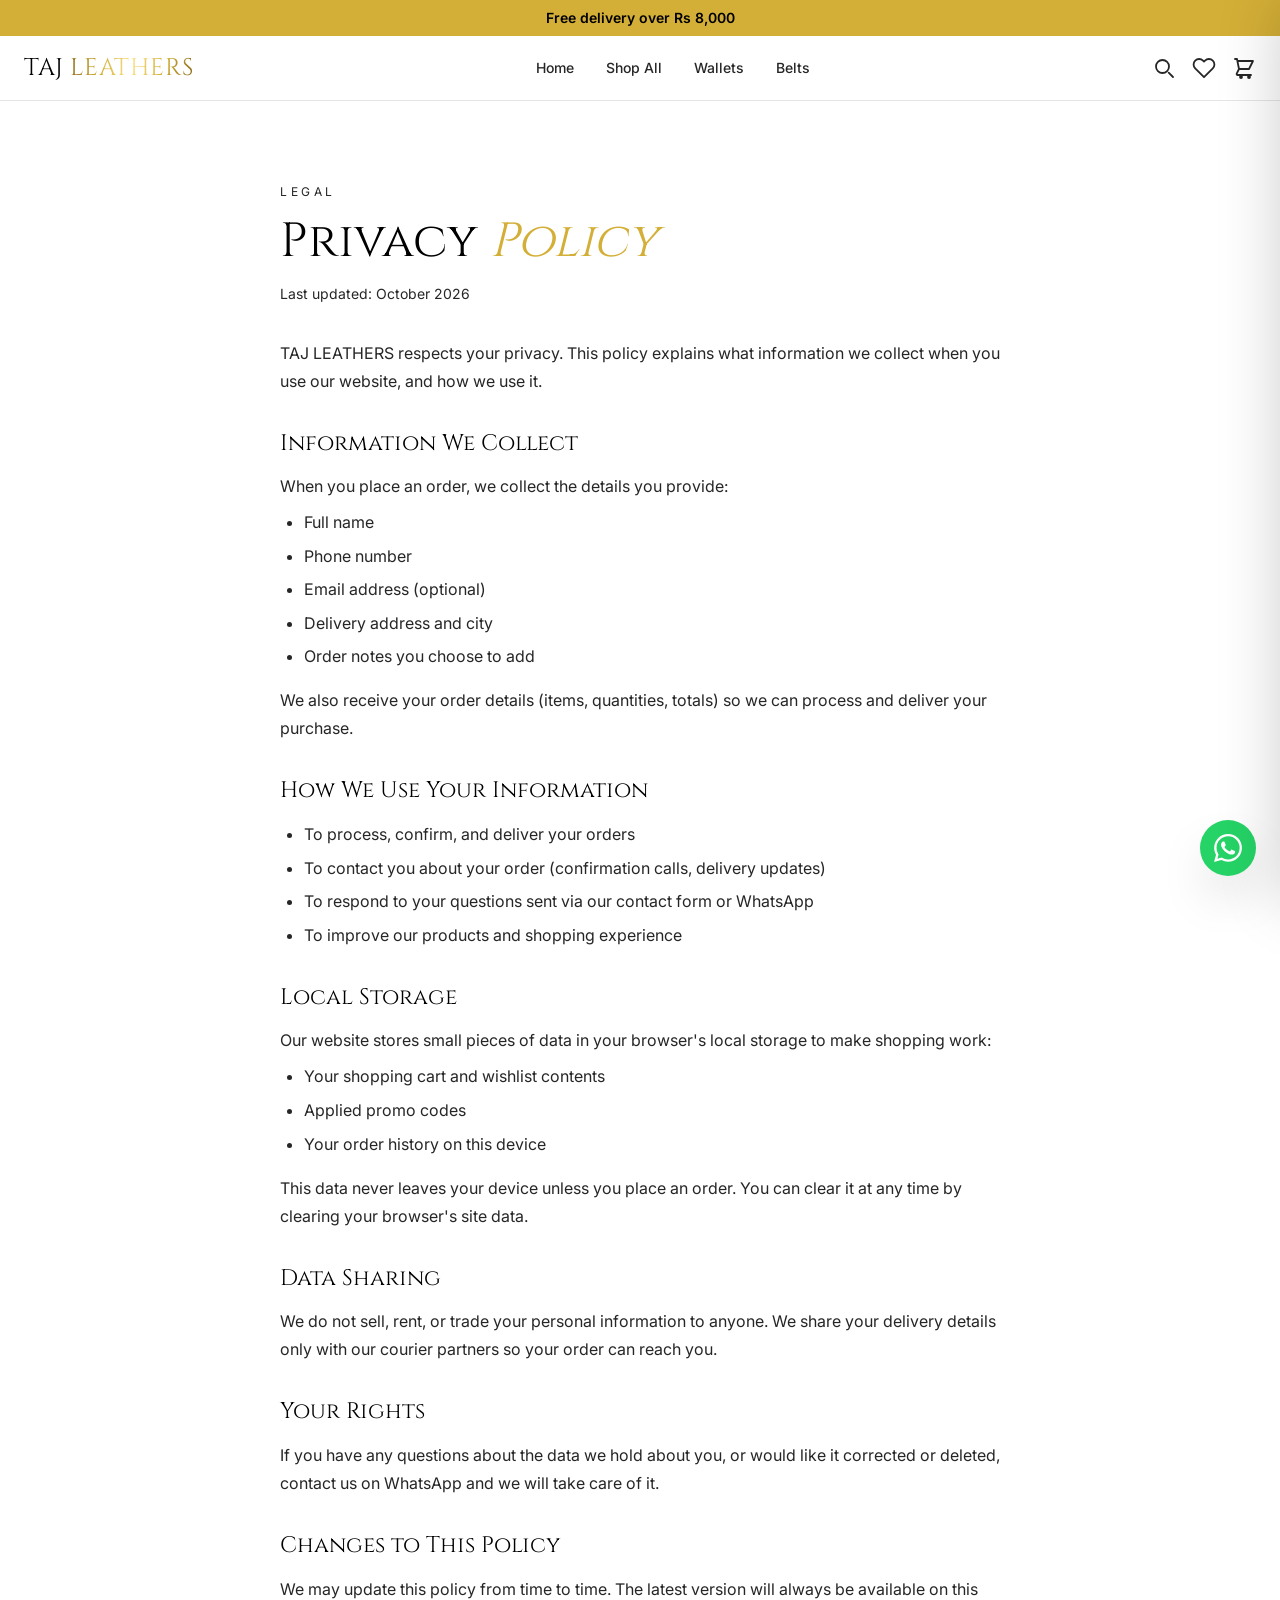
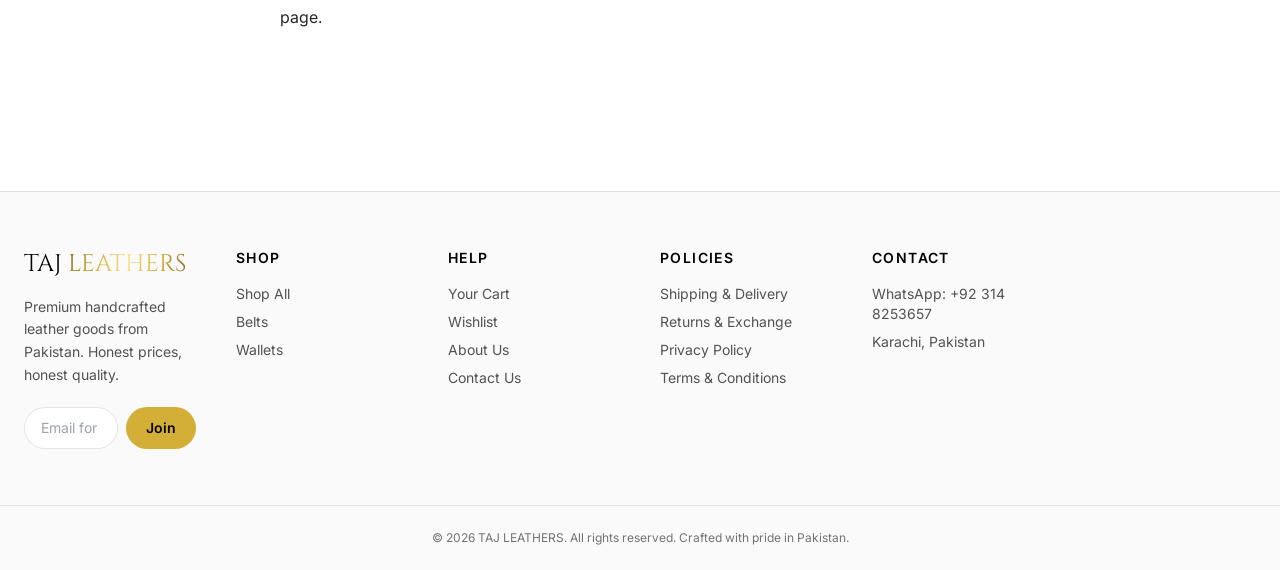
<file: privacy.html>
<!DOCTYPE html>
<html lang="en">
<head>
<meta charset="UTF-8">
<meta name="viewport" content="width=device-width, initial-scale=1.0">
<title>Privacy Policy — TAJ LEATHERS</title>
<meta name="description" content="TAJ LEATHERS privacy policy — what data we collect (name, phone, email, address), how we use localStorage, and our commitment never to sell your data.">
<meta property="og:type" content="website">
<meta property="og:site_name" content="TAJ LEATHERS">
<meta property="og:title" content="Privacy Policy — TAJ LEATHERS">
<meta property="og:description" content="TAJ LEATHERS privacy policy — what data we collect and how we use it.">
<meta property="og:image" content="https://tajleathers.pk/assets/img/hero.webp">
<meta property="og:url" content="https://tajleathers.pk/privacy.html">
<meta name="twitter:card" content="summary_large_image">
<meta name="twitter:title" content="Privacy Policy — TAJ LEATHERS">
<meta name="twitter:description" content="TAJ LEATHERS privacy policy — what data we collect and how we use it.">
<meta name="twitter:image" content="https://tajleathers.pk/assets/img/hero.webp">
<link rel="canonical" href="https://tajleathers.pk/privacy.html">
<link rel="icon" type="image/x-icon" href="assets/favicon.ico">
<link rel="apple-touch-icon" href="assets/apple-touch-icon.png">
<link rel="stylesheet" href="assets/css/styles.css">
<link rel="preconnect" href="https://fonts.googleapis.com">
<link href="https://fonts.googleapis.com/css2?family=Cinzel:wght@500;600;700&family=Inter:wght@400;500;600;700&display=swap" rel="stylesheet">
<style>
  body { font-family: 'Inter', sans-serif; background: #ffffff; }
  .font-serif { font-family: 'Cinzel', serif; }
  .policy h2 { font-family:'Cinzel',serif; font-size:1.4rem; color:#000000; margin:2rem 0 .75rem; }
  .policy p, .policy li { color:#262626; line-height:1.75; }
  .policy ul { list-style:disc; padding-left:1.5rem; margin-top:.5rem; }
  .policy li { margin-bottom:.35rem; }
</style>
</head>
<body class="text-[#1a1a1a]">
<div id="site-header"></div>

<section class="max-w-3xl mx-auto px-4 sm:px-6 py-14 sm:py-20 policy">
  <p class="text-[#D4AF37] uppercase tracking-[0.3em] text-xs mb-4">Legal</p>
  <h1 class="font-serif text-4xl sm:text-5xl text-[#000000] mb-4">Privacy <span class="text-[#D4AF37] italic">Policy</span></h1>
  <p class="text-sm text-[#737373] mb-8">Last updated: October 2026</p>

  <p>TAJ LEATHERS respects your privacy. This policy explains what information we collect when you use our website, and how we use it.</p>

  <h2>Information We Collect</h2>
  <p>When you place an order, we collect the details you provide:</p>
  <ul>
    <li>Full name</li>
    <li>Phone number</li>
    <li>Email address (optional)</li>
    <li>Delivery address and city</li>
    <li>Order notes you choose to add</li>
  </ul>
  <p class="mt-4">We also receive your order details (items, quantities, totals) so we can process and deliver your purchase.</p>

  <h2>How We Use Your Information</h2>
  <ul>
    <li>To process, confirm, and deliver your orders</li>
    <li>To contact you about your order (confirmation calls, delivery updates)</li>
    <li>To respond to your questions sent via our contact form or WhatsApp</li>
    <li>To improve our products and shopping experience</li>
  </ul>

  <h2>Local Storage</h2>
  <p>Our website stores small pieces of data in your browser's local storage to make shopping work:</p>
  <ul>
    <li>Your shopping cart and wishlist contents</li>
    <li>Applied promo codes</li>
    <li>Your order history on this device</li>
  </ul>
  <p class="mt-4">This data never leaves your device unless you place an order. You can clear it at any time by clearing your browser's site data.</p>

  <h2>Data Sharing</h2>
  <p>We do not sell, rent, or trade your personal information to anyone. We share your delivery details only with our courier partners so your order can reach you.</p>

  <h2>Your Rights</h2>
  <p>If you have any questions about the data we hold about you, or would like it corrected or deleted, contact us on WhatsApp and we will take care of it.</p>

  <h2>Changes to This Policy</h2>
  <p>We may update this policy from time to time. The latest version will always be available on this page.</p>
</section>

<div id="site-footer"></div>
<script src="assets/js/products.js"></script>
<script src="assets/js/store.js"></script>
<script src="assets/js/app.js"></script>
<script>
renderChrome();
</script>
<!-- Agentation Visual Feedback & Annotation Toolbar -->
<script>(function(){try{var p=new URLSearchParams(location.search);if(p.has("edit")||p.has("dev")||p.has("agentation")||location.hash.indexOf("edit")>-1||location.search.indexOf("edit")>-1||sessionStorage.getItem("agentation_active")==="true"){var s=document.createElement("script");s.src="assets/js/agentation-widget.js";s.defer=true;document.head.appendChild(s);}}catch(e){}})();</script>
</body>
</html>
</file>
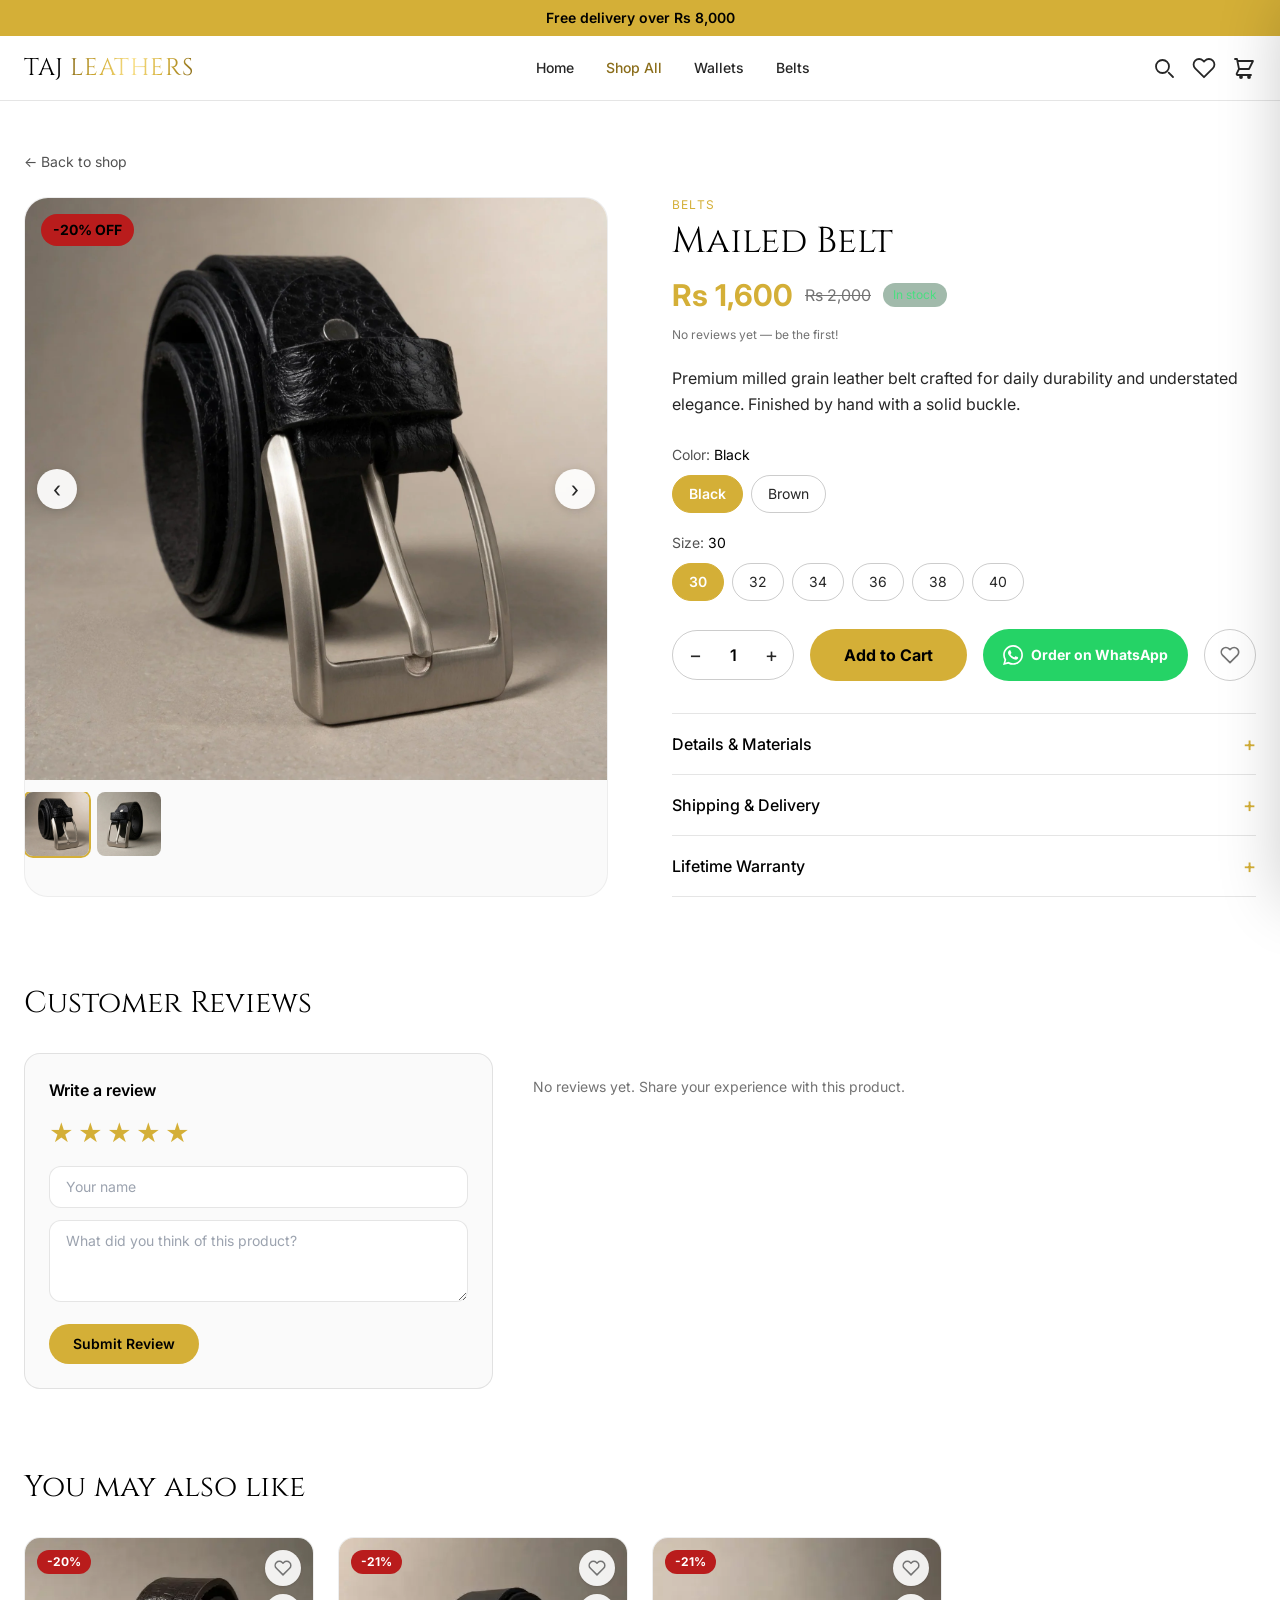
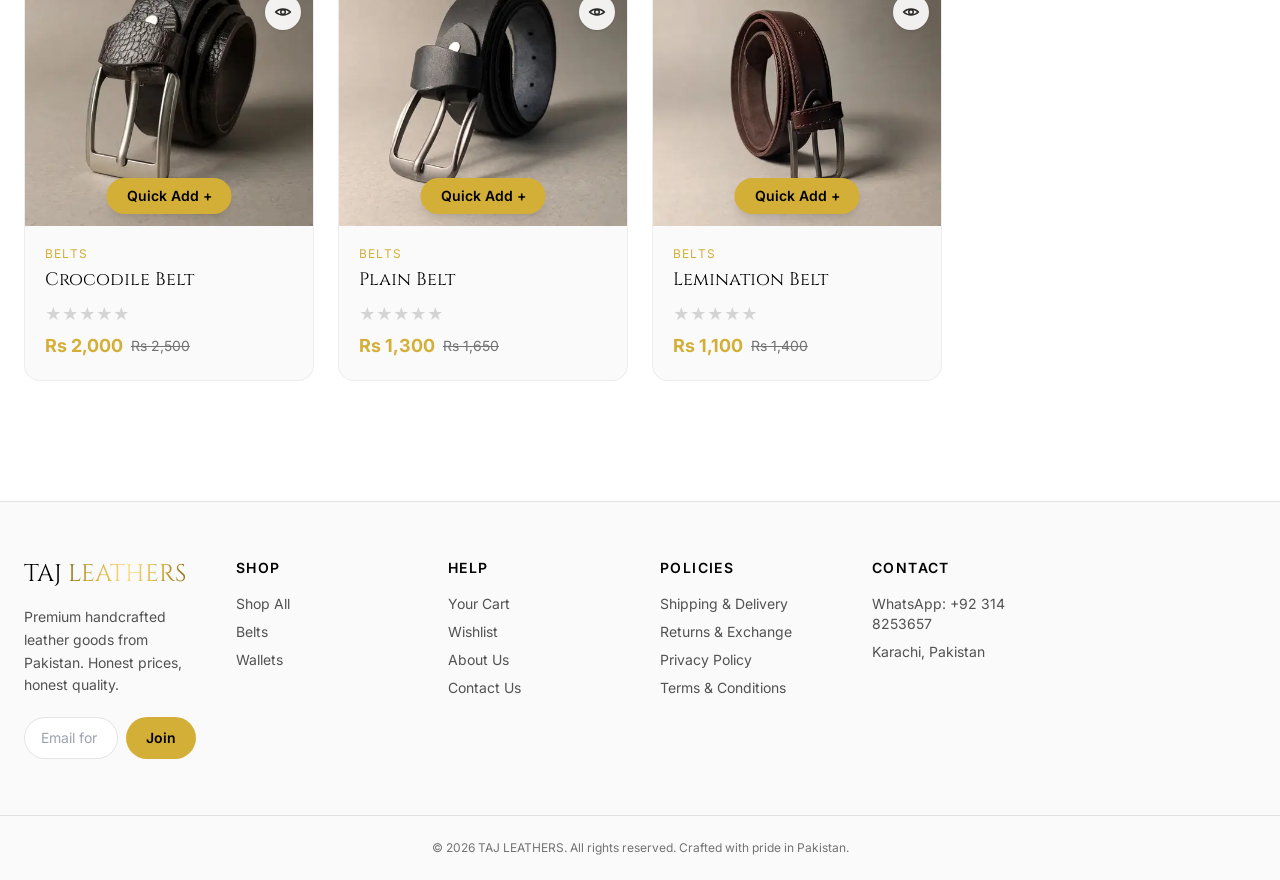
<file: product.html>
<!DOCTYPE html>
<html lang="en">
<head>
<meta charset="UTF-8">
<meta name="viewport" content="width=device-width, initial-scale=1.0">
<title>Product — TAJ LEATHERS</title>
<meta name="description" content="TAJ LEATHERS — premium handcrafted leather belts and wallets. Full-grain leather, lifetime warranty, cash on delivery across Pakistan.">
<meta property="og:type" content="website">
<meta property="og:site_name" content="TAJ LEATHERS">
<meta property="og:title" content="TAJ LEATHERS — Handcrafted Leather Goods">
<meta property="og:description" content="Premium handcrafted leather belts and wallets. Full-grain leather, lifetime warranty.">
<meta property="og:image" content="https://tajleathers.pk/assets/img/hero.webp">
<meta property="og:url" content="https://tajleathers.pk/product.html">
<meta name="twitter:card" content="summary_large_image">
<meta name="twitter:title" content="TAJ LEATHERS — Handcrafted Leather Goods">
<meta name="twitter:description" content="Premium handcrafted leather belts and wallets. Full-grain leather, lifetime warranty.">
<meta name="twitter:image" content="https://tajleathers.pk/assets/img/hero.webp">
<link rel="canonical" href="https://tajleathers.pk/product.html">
<link rel="icon" type="image/x-icon" href="assets/favicon.ico">
<link rel="apple-touch-icon" href="assets/apple-touch-icon.png">
<link rel="stylesheet" href="assets/css/styles.css">
<style>/* mobile shell hidden on desktop; mobile.css shows it below 480px */.m-app{display:none}</style>
<link rel="stylesheet" href="assets/css/mobile.css" media="(max-width:480px)">
<link rel="preconnect" href="https://fonts.googleapis.com">
<link href="https://fonts.googleapis.com/css2?family=Cinzel:wght@500;600;700&family=Inter:wght@400;500;600;700&display=swap" rel="stylesheet">
<style>body{font-family:'Inter',sans-serif;background:#ffffff}.font-serif{font-family:'Cinzel',serif}
.acc-body{max-height:0;overflow:hidden;transition:max-height .3s ease}</style>
</head>
<body class="text-[#1a1a1a]">
<div id="site-header"></div>

<section class="desk-sec max-w-7xl mx-auto px-4 sm:px-6 py-12">
  <a href="category.html" class="text-sm text-[#525252] hover:text-[#D4AF37]">← Back to shop</a>
  <div id="product-wrap" class="mt-6 grid grid-cols-1 lg:grid-cols-2 gap-10 lg:gap-16"></div>
</section>

<section class="desk-sec max-w-7xl mx-auto px-4 sm:px-6 py-10">
  <h2 class="font-serif text-2xl sm:text-3xl text-[#000000] mb-8">Customer Reviews</h2>
  <div class="grid grid-cols-1 lg:grid-cols-5 gap-10">
    <div class="lg:col-span-2">
      <div class="bg-[#fafafa] border border-black/10 rounded-2xl p-6">
        <h3 class="font-semibold text-[#000000] mb-4">Write a review</h3>
        <div id="rev-stars" class="flex gap-1 mb-4"></div>
        <input id="rev-name" type="text" placeholder="Your name" class="w-full bg-white border border-black/10 rounded-xl px-4 py-2.5 text-sm mb-3 focus:outline-none focus:border-[#D4AF37]">
        <textarea id="rev-text" rows="3" placeholder="What did you think of this product?" class="w-full bg-white border border-black/10 rounded-xl px-4 py-2.5 text-sm mb-4 focus:outline-none focus:border-[#D4AF37]"></textarea>
        <button onclick="submitReview()" class="bg-[#D4AF37] text-black font-semibold px-6 py-2.5 rounded-full hover:bg-[#B8860B] transition text-sm">Submit Review</button>
        <p id="rev-err" class="hidden text-red-500 text-xs mt-2">Please pick a star rating, add your name and a few words.</p>
      </div>
    </div>
    <div class="lg:col-span-3"><div id="rev-list" class="space-y-4"></div></div>
  </div>
</section>

<section class="desk-sec max-w-7xl mx-auto px-4 sm:px-6 py-10">
  <h2 class="font-serif text-2xl sm:text-3xl text-[#000000] mb-8">You may also like</h2>
  <div id="related" class="grid grid-cols-1 sm:grid-cols-2 lg:grid-cols-4 gap-6"></div>
</section>

<div id="site-footer"></div>
<div class="m-app m-prod" id="m-product"></div>
<script src="assets/js/products.js"></script>
<script src="assets/js/store.js"></script>
<script src="assets/js/app.js"></script>
<script>
const qs2 = new URLSearchParams(location.search);
const section = SECTIONS[qs2.get("section")] ? qs2.get("section") : "leathers";
const id = qs2.get("id");
const p = PRODUCTS.find(p => p.id === (id === "wallet-camel" ? "wallet-onyx" : id)) || PRODUCTS.find(p => p.section === section) || PRODUCTS[0];
document.title = p.name + " — " + SECTIONS[p.section].name;
(function () {
  const set = (sel, attr, val) => { const el = document.querySelector(sel); if (el) el.setAttribute(attr, val); };
  const img = "https://tajleathers.pk/assets/img/" + p.img;
  const url = "https://tajleathers.pk/product.html?section=" + p.section + "&id=" + p.id;
  set('meta[name="description"]', "content", p.desc);
  set('meta[property="og:title"]', "content", p.name + " — TAJ LEATHERS");
  set('meta[property="og:description"]', "content", p.desc);
  set('meta[property="og:image"]', "content", img);
  set('meta[property="og:url"]', "content", url);
  set('meta[name="twitter:title"]', "content", p.name + " — TAJ LEATHERS");
  set('meta[name="twitter:description"]', "content", p.desc);
  set('meta[name="twitter:image"]', "content", img);
  try {
    const schema = { "@context": "https://schema.org", "@type": "Product", "name": p.name,
      "image": img, "description": p.desc, "brand": { "@type": "Brand", "name": "TAJ LEATHERS" },
      "offers": { "@type": "Offer", "url": url, "priceCurrency": "PKR", "price": p.price, "availability": "https://schema.org/InStock" } };
    try { const r = avgRating(p.id); if (r && r.count > 0) schema.aggregateRating = { "@type": "AggregateRating", "ratingValue": r.avg, "reviewCount": r.count }; } catch (e) {}
    let el = document.getElementById("product-ld"); if (!el) { el = document.createElement("script"); el.id = "product-ld"; el.type = "application/ld+json"; document.head.appendChild(el); }
    el.textContent = JSON.stringify(schema);
  } catch (e) {}
  set('link[rel="canonical"]', "href", url);
})();
document.querySelector('a[href="category.html"]').href = "category.html?section=" + p.section;
renderChrome(p.section + "-home");

let selColor = p.colors[0], selSize = p.sizes[0], qty = 1;
let activeImg = (p.colorImages && p.colorImages[selColor]) || p.img;

function optBtn(list, sel, fn) {
  return list.map(v => `<button onclick="${fn}('${v}')" class="px-4 py-2 rounded-full text-sm border transition ${v === sel ? "bg-[#D4AF37] text-white border-[#D4AF37] font-semibold" : "border-black/20 text-[#262626] hover:border-[#D4AF37]"}">${v}</button>`).join("");
}
function acc(title, body) {
  return `<div class="border-b border-black/10">
    <button class="w-full flex justify-between items-center py-4 text-left text-[#000000] font-medium" onclick="this.nextElementSibling.style.maxHeight = this.nextElementSibling.style.maxHeight && this.nextElementSibling.style.maxHeight !== '0px' ? '0px' : this.nextElementSibling.scrollHeight + 'px'; this.querySelector('span').textContent = this.querySelector('span').textContent === '+' ? '−' : '+'">
      ${title}<span class="text-[#D4AF37] text-xl">+</span></button>
    <div class="acc-body text-sm text-[#525252]"><div class="pb-5">${body}</div></div></div>`;
}
function getActiveGallery() {
  if (p.colorGalleries && p.colorGalleries[selColor]) return p.colorGalleries[selColor];
  if (p.colorImages && p.colorImages[selColor]) return [p.colorImages[selColor]];
  return p.gallery || [];
}
function paint() {
  const curGal = getActiveGallery();
  document.getElementById("product-wrap").innerHTML = `
    <div class="relative rounded-3xl overflow-hidden bg-[#fafafa] border border-black/5">
      <div class="relative">
        <div id="gal-strip" class="gal-strip">${(curGal.length ? curGal : [activeImg]).map(g =>
          `<div class="gal-slide"><img src="assets/img/${g}" alt="${p.name}" class="w-full aspect-square object-cover"></div>`
        ).join("")}</div>
        ${curGal.length > 1 ? `<button onclick="galStep(-1)" aria-label="Previous photo" style="position:absolute;left:12px;top:50%;transform:translateY(-50%);z-index:10;width:40px;height:40px;border-radius:9999px;background:rgba(255,255,255,.92);box-shadow:0 2px 10px rgba(0,0,0,.15);font-size:22px;line-height:1;color:#262626;">‹</button><button onclick="galStep(1)" aria-label="Next photo" style="position:absolute;right:12px;top:50%;transform:translateY(-50%);z-index:10;width:40px;height:40px;border-radius:9999px;background:rgba(255,255,255,.92);box-shadow:0 2px 10px rgba(0,0,0,.15);font-size:22px;line-height:1;color:#262626;">›</button>` : ""}
      </div>
      ${curGal.length > 1 ? `<div class="flex gap-2 mt-3 overflow-x-auto pb-1">` + curGal.map((g,i) =>
        `<img src="assets/img/${g}" onclick="switchMainImg('${g}')" class="gal-thumb w-16 h-16 object-cover rounded-lg cursor-pointer ring-2 ${g===activeImg?'ring-[#D4AF37]':'ring-transparent'} hover:ring-[#D4AF37] transition shrink-0">`
      ).join("") + `</div>` : ""}
      <span class="absolute top-4 left-4 bg-red-700 text-[#000000] text-sm font-bold px-3 py-1.5 rounded-full">${p.badge} OFF</span>
    </div>
    <div>
      <p class="text-xs uppercase tracking-widest text-[#D4AF37] mb-2">${CATS[p.cat].name}</p>
      <h1 class="font-serif text-3xl sm:text-4xl text-[#000000] mb-4">${p.name}</h1>
      <div class="flex items-center gap-3 mb-2">
        <span class="text-3xl font-bold text-[#D4AF37]">${fmt(p.price)}</span>
        <span class="text-[#737373] line-through">${fmt(p.oldPrice)}</span>
        <span class="text-xs bg-green-900/40 text-green-400 px-2.5 py-1 rounded-full">In stock</span>
      </div>
      <div class="mb-5" id="p-rating"></div>
      <p class="text-[#262626] leading-relaxed mb-7">${p.desc}</p>
      ${p.id === "wallet-bifold" ? `<a href="wallet-3d.html" class="flex items-center justify-center gap-3 mb-7 bg-gradient-to-r from-[#000000] to-[#1a1a1a] border border-[#D4AF37]/40 rounded-2xl p-4 hover:border-[#D4AF37] transition group">
        <span class="w-10 h-10 rounded-full bg-[#D4AF37]/15 flex items-center justify-center text-[#D4AF37] text-lg group-hover:scale-110 transition">◈</span>
        <span class="text-left"><span class="block text-white font-semibold text-sm">Explore in 3D</span><span class="block text-stone-400 text-xs">Scroll-driven interactive showcase →</span></span>
      </a>` : ""}
      ${p.colors.length > 1 ? `<div class="mb-5"><p class="text-sm text-[#525252] mb-2.5">Color: <span class="text-[#000000]">${selColor}</span></p>
        <div class="flex flex-wrap gap-2">${optBtn(p.colors, selColor, "setColor")}</div></div>` : ""}
      <div class="mb-7"><p class="text-sm text-[#525252] mb-2.5">${"Size"}: <span class="text-[#000000]">${selSize}</span></p>
        <div class="flex flex-wrap gap-2">${optBtn(p.sizes, selSize, "setSize")}</div></div>
      <div class="flex flex-wrap items-center gap-3 sm:flex-nowrap sm:gap-4 mb-8">
        <div class="order-1 sm:order-none flex items-center border border-black/20 rounded-full">
          <button onclick="chQty(-1)" class="w-11 h-12 text-xl text-[#262626] hover:text-[#D4AF37]">−</button>
          <span id="qty" class="w-8 text-center text-[#000000] font-semibold">${qty}</span>
          <button onclick="chQty(1)" class="w-11 h-12 text-xl text-[#262626] hover:text-[#D4AF37]">+</button>
        </div>
        <button onclick="doAdd()" class="order-4 w-full sm:order-none sm:w-auto sm:flex-1 min-h-[52px] bg-[#D4AF37] text-black font-bold py-3.5 rounded-full hover:bg-[#B8860B] transition whitespace-nowrap text-center">Add to Cart</button>
        <button onclick="openWhatsAppOrder(p.id, selColor, selSize, qty)" aria-label="Order on WhatsApp"
          class="order-2 sm:order-none h-[52px] px-5 rounded-full bg-[#25D366] text-white font-bold text-sm hover:bg-[#1fb857] transition flex items-center gap-2 shrink-0">
          <svg class="w-5 h-5" fill="currentColor" viewBox="0 0 24 24"><path d="M17.5 14.4c-.3-.15-1.76-.87-2.03-.97-.27-.1-.47-.15-.67.15-.2.3-.77.97-.94 1.17-.17.2-.35.22-.65.07-.3-.15-1.26-.46-2.4-1.48-.89-.79-1.49-1.77-1.66-2.07-.17-.3-.02-.46.13-.61.13-.13.3-.35.45-.52.15-.17.2-.3.3-.5.1-.2.05-.37-.02-.52-.07-.15-.67-1.62-.92-2.22-.24-.58-.49-.5-.67-.51h-.57c-.2 0-.52.07-.8.37-.27.3-1.04 1.02-1.04 2.5 0 1.47 1.07 2.9 1.22 3.1.15.2 2.1 3.2 5.1 4.49.71.31 1.27.49 1.7.63.72.23 1.37.2 1.88.12.57-.09 1.76-.72 2.01-1.42.25-.7.25-1.29.17-1.42-.07-.13-.27-.2-.57-.35M12.05 21.79h-.01a9.87 9.87 0 01-5.03-1.38l-.36-.21-3.74.98 1-3.65-.24-.37a9.86 9.86 0 01-1.51-5.26c0-5.45 4.44-9.88 9.9-9.88a9.82 9.82 0 019.88 9.89c0 5.45-4.44 9.88-9.89 9.88M20.5 3.49A11.8 11.8 0 0012.05 0C5.5 0 .16 5.34.16 11.9c0 2.1.55 4.14 1.59 5.95L.06 24l6.3-1.65a11.9 11.9 0 005.68 1.45h.01c6.55 0 11.89-5.34 11.89-11.9 0-3.18-1.24-6.16-3.44-8.41"/></svg>
          <span class="hidden sm:inline">Order on WhatsApp</span>
        </button>
        <button data-wish="${p.id}" onclick="toggleWish('${p.id}')" aria-label="Add to wishlist"
          class="order-3 sm:order-none wish-btn ${isWished(p.id) ? "wished" : ""} w-[52px] h-[52px] rounded-full border border-black/20 flex items-center justify-center hover:border-[#D4AF37] transition shrink-0">
          <svg class="w-5 h-5" fill="${isWished(p.id) ? "currentColor" : "none"}" stroke="currentColor" stroke-width="2" viewBox="0 0 24 24"><path stroke-linecap="round" stroke-linejoin="round" d="M20.8 4.6a5.5 5.5 0 00-7.8 0L12 5.6l-1-1a5.5 5.5 0 00-7.8 7.8l1 1L12 21.2l7.8-7.8 1-1a5.5 5.5 0 000-7.8z"/></svg>
        </button>
      </div>
      <div class="border-t border-black/10">
        ${acc("Details & Materials", "<ul class='list-disc pl-5 space-y-1.5'>" + p.details.map(d => `<li>${d}</li>`).join("") + "</ul>")}
        ${acc("Shipping & Delivery", "<strong class='text-[#1a1a1a]'>FREE delivery</strong> on orders over " + fmt(FREE_SHIP_THRESHOLD) + ". On orders below " + fmt(FREE_SHIP_THRESHOLD) + ", delivery charges are Rs 200.<br><strong class='text-[#1a1a1a]'>Karachi Only:</strong> If your order is not delivered within 48 hours, your entire shopping is FREE (offer valid for Karachi only).")}
        ${false
          ? acc("Easy Exchange", "Unstitched cutting not quite right? Exchange it within 7 days — unused and in original condition. We want you to love what your tailor makes.")
          : acc("Lifetime Warranty", "If the stitching, buckle or hardware ever fails under normal use, we repair or replace it free — for life. 7-day easy exchange for unused items.")}
      </div>
    </div>`;
  galSyncStrip();
  galInitStrip();
  paintMobile();
}
/* ---------- featured-image gallery strip (swipe + thumbnail sync) ---------- */
function galList() {
  const g = getActiveGallery();
  return g.length ? g : [activeImg];
}
function galActiveIndex() {
  const i = galList().indexOf(activeImg);
  return i < 0 ? 0 : i;
}
function galPaintThumbs(idx) {
  document.querySelectorAll(".gal-thumb").forEach((t, i) => {
    t.classList.toggle("ring-[#D4AF37]", i === idx);
    t.classList.toggle("ring-transparent", i !== idx);
  });
}
function galSyncStrip() {
  const strip = document.getElementById("gal-strip");
  if (!strip) return;
  strip.scrollLeft = galActiveIndex() * strip.clientWidth;
  galPaintThumbs(galActiveIndex());
}
function galInitStrip() {
  const strip = document.getElementById("gal-strip");
  if (!strip || strip._galInit) return;
  strip._galInit = true;
  let t;
  strip.addEventListener("scroll", () => {
    clearTimeout(t);
    t = setTimeout(() => {
      const w = strip.clientWidth;
      if (!w) return;
      const idx = Math.min(Math.round(strip.scrollLeft / w), strip.children.length - 1);
      const gal = galList();
      if (gal[idx] && gal[idx] !== activeImg) {
        activeImg = gal[idx];
        galPaintThumbs(idx);
        mGalPaint(idx);
        const m = document.getElementById("m-track");
        if (m) m.scrollLeft = idx * m.clientWidth;
      }
    }, 90);
  });
}
function galStep(dir) {
  const gal = galList();
  if (gal.length < 2) return;
  const idx = (galActiveIndex() + dir + gal.length) % gal.length;
  switchMainImg(gal[idx]);
}
/* ---------- mobile product UI (phones only, artifact design + real data) ---------- */
let mRevStars = 5;
function mGalList() { const g = getActiveGallery(); return g.length ? g : [activeImg]; }
function mGalIndex() { const i = mGalList().indexOf(activeImg); return i < 0 ? 0 : i; }
function mGalPaint(idx) {
  document.querySelectorAll("#m-thumbs .th").forEach((t, i) => {
    if (i === idx) t.setAttribute("aria-current", "true"); else t.removeAttribute("aria-current");
  });
  const c = document.getElementById("m-count");
  if (c) c.textContent = (idx + 1) + " / " + mGalList().length;
}
function mGalSync() {
  const strip = document.getElementById("m-track");
  if (!strip) return;
  strip.scrollLeft = mGalIndex() * strip.clientWidth;
  mGalPaint(mGalIndex());
}
function mGalInit() {
  const strip = document.getElementById("m-track");
  if (!strip || strip._mGalInit) return;
  strip._mGalInit = true;
  let t;
  strip.addEventListener("scroll", () => {
    clearTimeout(t);
    t = setTimeout(() => {
      const w = strip.clientWidth;
      if (!w) return;
      const idx = Math.min(Math.round(strip.scrollLeft / w), strip.children.length - 1);
      const gal = mGalList();
      if (gal[idx] && gal[idx] !== activeImg) {
        activeImg = gal[idx];
        galPaintThumbs(idx);
        mGalPaint(idx);
        const d = document.getElementById("gal-strip");
        if (d) d.scrollLeft = idx * d.clientWidth;
      }
    }, 90);
  });
}
function mOptBtn(list, sel, fn) {
  return list.map(v => `<button aria-pressed="${v === sel}" onclick="${fn}('${v}')">${v}</button>`).join("");
}
function mRenderStars() {
  const st = document.getElementById("m-stars");
  if (st) st.innerHTML = [1, 2, 3, 4, 5].map(i =>
    `<button class="${i <= mRevStars ? "on" : ""}" onclick="mRevStars=${i};mRenderStars()" aria-label="${i} star">★</button>`).join("");
}
function mRenderReviews() {
  const box = document.getElementById("m-rev-list");
  if (!box) return;
  const rs = getReviews(p.id);
  box.innerHTML = rs.length ? rs.map(r =>
    `<div class="m-rev"><span class="st">${"★".repeat(r.stars)}<span style="color:#c9c4b8">${"★".repeat(5 - r.stars)}</span></span><p><b>${r.name.replace(/</g, "&lt;")}</b> — ${r.text.replace(/</g, "&lt;")}</p></div>`
  ).join("") : `<p class="empty">No reviews yet. Share your experience with this product.</p>`;
  mRenderStars();
}
function mSubmitReview() {
  const n = document.getElementById("m-rn").value.trim();
  const t = document.getElementById("m-rt").value.trim();
  if (n.length < 2 || t.length < 3) { toast("Add your name and a few words"); return; }
  addReview(p.id, n, mRevStars, t);
  document.getElementById("m-rn").value = "";
  document.getElementById("m-rt").value = "";
  mRevStars = 5;
  mRenderReviews(); renderReviews();
  toast("Thanks! Your review was posted.");
}
function paintMobile() {
  const root = document.getElementById("m-product");
  if (!root) return;
  const gal = mGalList();
  const r = avgRating(p.id);
  const related = PRODUCTS.filter(x => x.section === p.section && x.cat === p.cat && x.id !== p.id).slice(0, 4);
  const heartSvg = '<svg class="i" viewBox="0 0 24 24"><path d="M12 21s-7-4.5-9.3-9A5.2 5.2 0 0 1 12 6.5 5.2 5.2 0 0 1 21.3 12C19 16.5 12 21 12 21z"/></svg>';
  const waSvg = '<svg viewBox="0 0 24 24"><path d="M12 2a10 10 0 0 0-8.6 15L2 22l5.2-1.4A10 10 0 1 0 12 2zm5.2 14.1c-.2.6-1.300 1.200-1.800 1.200-.5.1-1 .2-3.300-.7-2.800-1.100-4.600-4-4.700-4.200-.1-.2-1.100-1.500-1.100-2.800s.7-2 1-2.300c.2-.3.500-.3.700-.3h.5c.2 0 .4 0 .6.500l.8 2c.1.200.1.400 0 .5l-.4.600c-.2.200-.3.300-.1.600.2.300.8 1.300 1.700 2.100 1.200 1 2.100 1.300 2.400 1.500.3.100.5.100.6-.1l.9-1.100c.2-.3.400-.2.600-.1l1.900.9c.3.100.5.200.5.300.1.200.1.800-.1 1.400z"/></svg>';
  root.innerHTML = `
  <div class="ann">Free delivery on orders over Rs 8,000</div>
  <header>
    <a class="back" href="category.html?section=${p.section}" aria-label="Back to shop"><svg class="i" viewBox="0 0 24 24"><path d="M15 5l-7 7 7 7"/></svg></a>
    <a class="logo" href="index.html">TAJ <b>LEATHERS</b></a>
    <div class="ic">
      <a href="wishlist.html" aria-label="Wishlist"><svg class="i" viewBox="0 0 24 24"><path d="M12 21s-7-4.5-9.3-9A5.2 5.2 0 0 1 12 6.5 5.2 5.2 0 0 1 21.3 12C19 16.5 12 21 12 21z"/></svg></a>
      <a href="cart.html" aria-label="Cart"><svg class="i" viewBox="0 0 24 24"><path d="M6 7h12l1 13H5L6 7z"/><path d="M9 7a3 3 0 0 1 6 0"/></svg><span class="dot cart-count">0</span></a>
    </div>
  </header>
  <div class="crumb"><a href="category.html?section=${p.section}">Shop</a> / <a href="category.html?section=${p.section}&cat=${p.cat}">${CATS[p.cat].name}</a> / ${p.name}</div>
  <div class="gal">
    <span class="tag">${p.badge} OFF</span>
    <button class="heart" data-wish="${p.id}" aria-pressed="${isWished(p.id)}" aria-label="Save to wishlist" onclick="toggleWish('${p.id}')">${heartSvg}</button>
    <div class="track" id="m-track">${gal.map(g =>
      `<div class="slide"><img src="assets/img/${g}" alt="${p.name}"></div>`
    ).join("")}</div>
    ${gal.length > 1 ? `<button class="gal-arrow prev" aria-label="Previous photo" onclick="galStep(-1)">‹</button><button class="gal-arrow next" aria-label="Next photo" onclick="galStep(1)">›</button>` : ""}
    <span class="count" id="m-count">1 / ${gal.length}</span>
  </div>
  <div class="thumbs" id="m-thumbs" role="tablist" aria-label="Product photos">${gal.map((g, i) =>
    `<button class="th" role="tab" aria-label="Photo ${i + 1}" ${i === mGalIndex() ? 'aria-current="true"' : ""} onclick="switchMainImg('${g}')"><img src="assets/img/${g}" alt="${p.name} photo ${i + 1}"></button>`
  ).join("")}</div>
  <div class="info">
    <small>${CATS[p.cat].name}</small>
    <h2>${p.name}</h2>
    <div class="price"><b>${fmt(p.price)}</b>${p.oldPrice > p.price ? `<s>${fmt(p.oldPrice)}</s><span class="save">Save ${fmt(p.oldPrice - p.price)}</span>` : ""}</div>
    <div class="rate">${r.count ? starsHTML(r.avg, r.count) + ` <span>${r.count} review${r.count > 1 ? "s" : ""}</span>` : "No reviews yet — be the first"}</div>
    <p class="desc">${p.desc}</p>
    <div class="perks">
      <div class="perk"><i>100%</i>Genuine leather</div>
      <div class="perk"><i>Lifetime</i>Warranty</div>
      <div class="perk"><i>COD</i>Nationwide</div>
    </div>
    ${p.colors.length > 1 ? `<div class="opt"><label>Color: <b>${selColor}</b></label><div class="sw">${mOptBtn(p.colors, selColor, "setColor")}</div></div>` : ""}
    <div class="opt"><label>Size: <b>${selSize}</b></label><div class="sw">${mOptBtn(p.sizes, selSize, "setSize")}</div></div>
    <div class="opt"><label>Quantity</label><div class="qty"><button onclick="chQty(-1)" aria-label="Decrease">−</button><span>${qty}</span><button onclick="chQty(1)" aria-label="Increase">+</button></div></div>
    <div class="g48"><svg viewBox="0 0 24 24"><path d="M3 6h11v10H3zM14 9h4l3 3v4h-7"/><circle cx="7" cy="17" r="2"/><circle cx="17" cy="17" r="2"/></svg><span><strong>Karachi Only:</strong> If your order isn’t delivered within 48 hours, your entire shopping is FREE.</span></div>
    <div class="acc">
      ${acc("Details & Materials", "<ul class='list-disc pl-5 space-y-1.5'>" + p.details.map(d => `<li>${d}</li>`).join("") + "</ul>")}
      ${acc("Shipping & Delivery", "<strong class='text-[#1a1a1a]'>FREE delivery</strong> on orders over " + fmt(FREE_SHIP_THRESHOLD) + ". On orders below " + fmt(FREE_SHIP_THRESHOLD) + ", delivery charges are Rs 200.<br><strong class='text-[#1a1a1a]'>Karachi Only:</strong> If your order is not delivered within 48 hours, your entire shopping is FREE (offer valid for Karachi only).")}
      ${acc("Lifetime Warranty", "If the stitching, buckle or hardware ever fails under normal use, we repair or replace it free — for life. 7-day easy exchange for unused items.")}
    </div>
  </div>
  <section>
    <h2>Customer reviews</h2>
    <div id="m-rev-list"></div>
    <div class="rf">
      <div class="stars" id="m-stars" role="radiogroup" aria-label="Rating"></div>
      <input id="m-rn" placeholder="Your name" aria-label="Your name">
      <textarea id="m-rt" placeholder="What did you think of this product?" aria-label="Review"></textarea>
      <button class="btn" onclick="mSubmitReview()">Submit review</button>
    </div>
  </section>
  <section>
    <h2>You may also like</h2>
    <div class="m-rel-grid">${related.map(x => `
      <a class="mrc" href="product.html?section=${x.section}&id=${x.id}">
        <div class="im"><img src="assets/img/${x.img}" alt="${x.name}" loading="lazy"></div>
        <div class="t"><h3>${x.name}</h3><b>${fmt(x.price)}</b></div>
      </a>`).join("")}</div>
  </section>
  <div class="buy">
    <div class="buy-row">
      <div class="p"><b>${fmt(p.price * qty)}</b>${p.oldPrice > p.price ? `<s>${fmt(p.oldPrice * qty)}</s>` : ""}</div>
      <button class="btn" onclick="doAdd()">Add to cart</button>
      <button class="btn now" onclick="buyNow()">Order Now</button>
    </div>
    <button class="wa-wide" onclick="openWhatsAppOrder(p.id, selColor, selSize, qty)">${waSvg}<span>Order on WhatsApp</span></button>
  </div>`;
  mGalSync(); mGalInit(); mRenderReviews(); updateCartBadge();
}
function switchMainImg(src) {
  activeImg = src;
  if (p.colorImages) {
    for (const [col, colImg] of Object.entries(p.colorImages)) {
      if (colImg === src) { selColor = col; break; }
    }
  }
  paint();
}
function setColor(v) {
  selColor = v;
  if (p.colorImages && p.colorImages[v]) {
    activeImg = p.colorImages[v];
  } else if (p.colorGalleries && p.colorGalleries[v] && p.colorGalleries[v][0]) {
    activeImg = p.colorGalleries[v][0];
  }
  paint();
}
function setSize(v) { selSize = v; paint(); }
function chQty(d) { qty = Math.max(1, Math.min(9, qty + d)); paint(); }
function doAdd() {
  addToCart(p.id, qty, selColor, selSize);
  toast(`${p.name} added to cart`);
}
function buyNow() {
  addToCart(p.id, qty, selColor, selSize);
  location.href = "checkout.html";
}
paint();
pushRecent(p.id);

let revStars = 5;
function paintRevStars() {
  document.getElementById("rev-stars").innerHTML = [1,2,3,4,5].map(i =>
    `<button onclick="revStars=${i};paintRevStars()" aria-label="${i} stars" class="text-2xl ${i <= revStars ? "text-[#D4AF37]" : "text-[#d4d4d4]"} hover:scale-110 transition">★</button>`).join("");
}
function renderReviews() {
  const rs = getReviews(p.id);
  const r = avgRating(p.id);
  document.getElementById("p-rating").innerHTML = r.count
    ? starsHTML(r.avg, r.count) + `<a href="#rev-list" class="text-xs text-[#D4AF37] ml-2 hover:underline">Read reviews</a>`
    : `<span class="text-xs text-[#737373]">No reviews yet — be the first!</span>`;
  document.getElementById("rev-list").innerHTML = rs.length ? rs.map(x => `
    <div class="bg-[#fafafa] border border-black/5 rounded-2xl p-5">
      <div class="flex items-center justify-between mb-2">
        <p class="font-semibold text-sm text-[#000000]">${x.name.replace(/</g,"&lt;")}</p>
        <span class="text-[#D4AF37] text-sm">${"★".repeat(x.stars)}<span class="text-[#d4d4d4]">${"★".repeat(5 - x.stars)}</span></span>
      </div>
      <p class="text-sm text-[#262626] leading-relaxed">${x.text.replace(/</g,"&lt;")}</p>
      <p class="text-xs text-[#737373] mt-2">${new Date(x.date).toLocaleDateString("en-PK", { day:"numeric", month:"short", year:"numeric" })}</p>
    </div>`).join("")
    : `<p class="text-[#737373] text-sm py-6">No reviews yet. Share your experience with this product.</p>`;
}
function submitReview() {
  const name = document.getElementById("rev-name").value.trim();
  const text = document.getElementById("rev-text").value.trim();
  const bad = !(name.length >= 2 && text.length >= 3 && revStars >= 1);
  document.getElementById("rev-err").classList.toggle("hidden", !bad);
  if (bad) return;
  addReview(p.id, name, revStars, text);
  document.getElementById("rev-name").value = "";
  document.getElementById("rev-text").value = "";
  revStars = 5; paintRevStars(); renderReviews();
  toast("Thanks! Your review was posted.");
}
paintRevStars();
renderReviews();

document.getElementById("related").innerHTML =
  PRODUCTS.filter(x => x.section === p.section && x.cat === p.cat && x.id !== p.id).slice(0, 4)
    .map(productCard).join("");

</script>
<!-- Agentation Visual Feedback & Annotation Toolbar -->
<script>(function(){try{var p=new URLSearchParams(location.search);if(p.has("edit")||p.has("dev")||p.has("agentation")||location.hash.indexOf("edit")>-1||location.search.indexOf("edit")>-1||sessionStorage.getItem("agentation_active")==="true"){var s=document.createElement("script");s.src="assets/js/agentation-widget.js";s.defer=true;document.head.appendChild(s);}}catch(e){}})();</script>
</body>
</html>
</file>
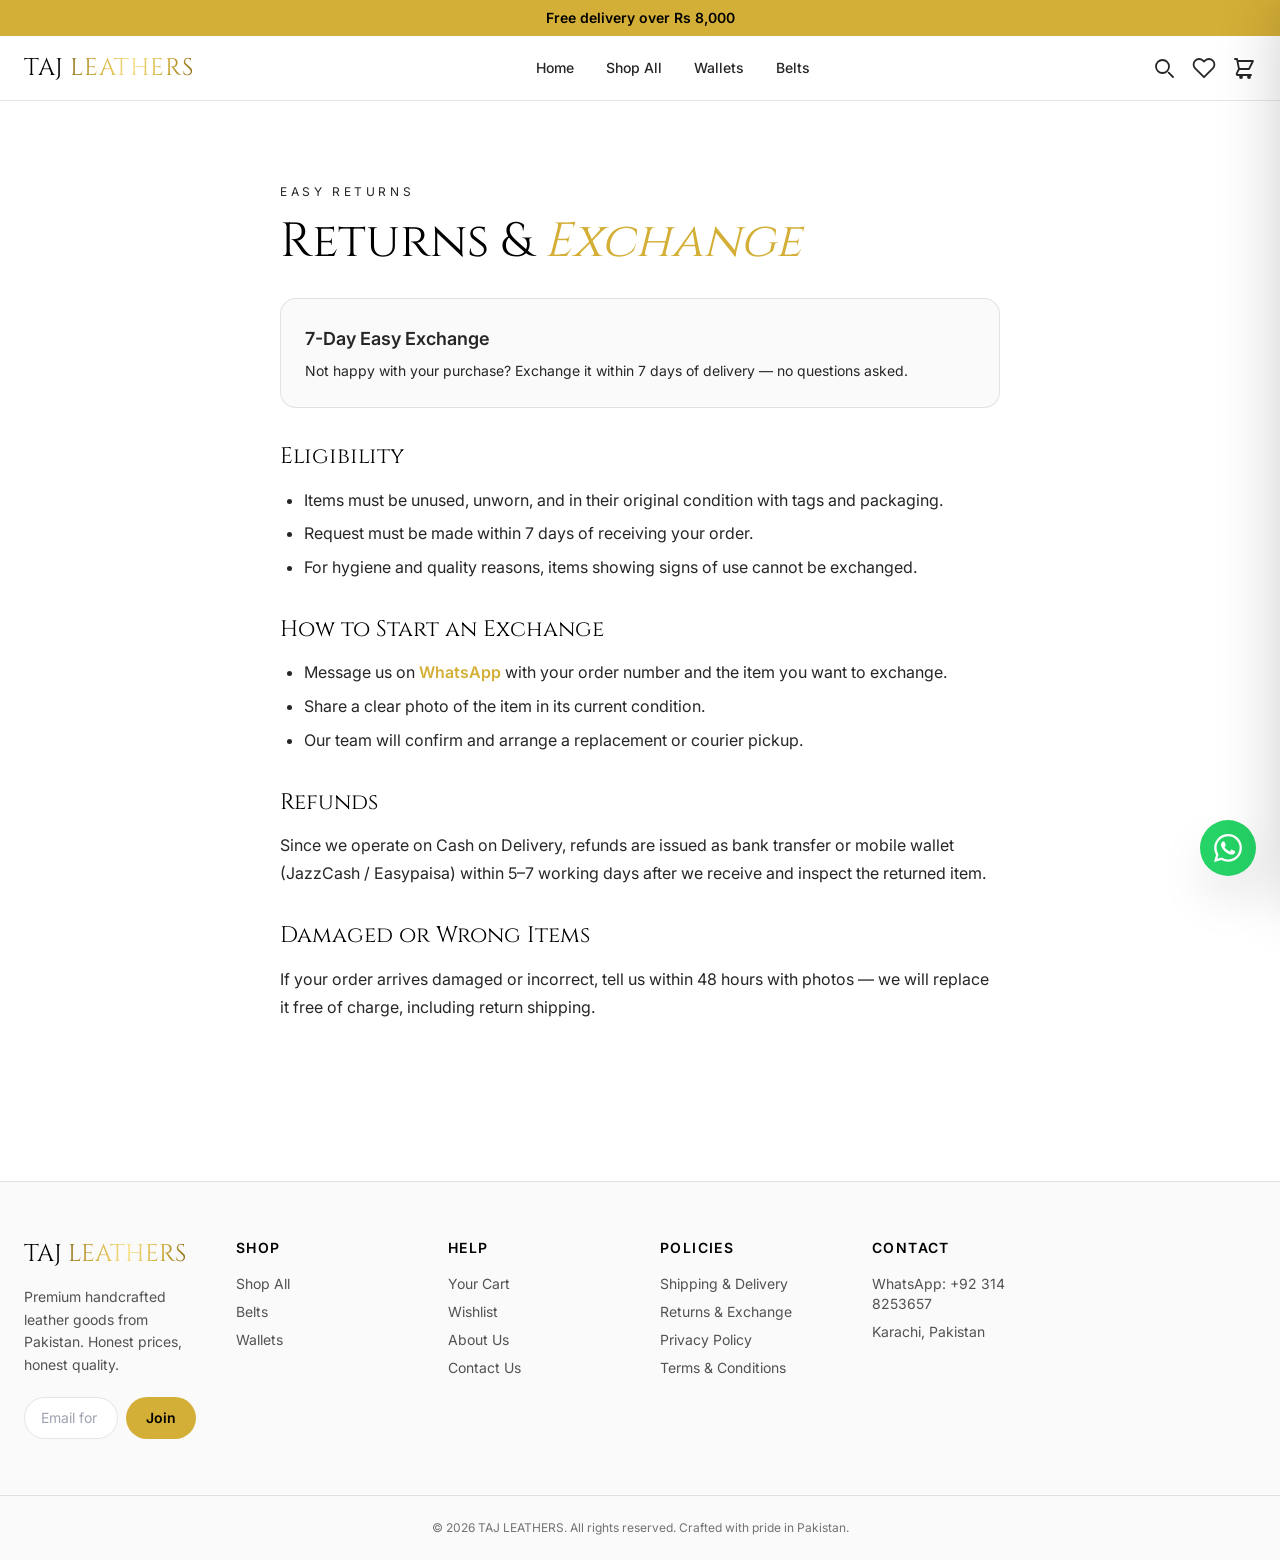
<file: returns.html>
<!DOCTYPE html>
<html lang="en">
<head>
<meta charset="UTF-8">
<meta name="viewport" content="width=device-width, initial-scale=1.0">
<title>Returns & Exchange Policy — TAJ LEATHERS</title>
<meta name="description" content="TAJ LEATHERS returns policy — 7-day easy returns and exchanges for unused items in original condition. Start your exchange on WhatsApp.">
<meta property="og:type" content="website">
<meta property="og:site_name" content="TAJ LEATHERS">
<meta property="og:title" content="Returns & Exchange Policy — TAJ LEATHERS">
<meta property="og:description" content="TAJ LEATHERS returns policy — 7-day easy returns and exchanges.">
<meta property="og:image" content="https://tajleathers.pk/assets/img/hero.webp">
<meta property="og:url" content="https://tajleathers.pk/returns.html">
<meta name="twitter:card" content="summary_large_image">
<meta name="twitter:title" content="Returns & Exchange Policy — TAJ LEATHERS">
<meta name="twitter:description" content="TAJ LEATHERS returns policy — 7-day easy returns and exchanges.">
<meta name="twitter:image" content="https://tajleathers.pk/assets/img/hero.webp">
<link rel="canonical" href="https://tajleathers.pk/returns.html">
<link rel="icon" type="image/x-icon" href="assets/favicon.ico">
<link rel="apple-touch-icon" href="assets/apple-touch-icon.png">
<link rel="stylesheet" href="assets/css/styles.css">
<link rel="preconnect" href="https://fonts.googleapis.com">
<link href="https://fonts.googleapis.com/css2?family=Cinzel:wght@500;600;700&family=Inter:wght@400;500;700&display=swap" rel="stylesheet">
<style>
  body { font-family: 'Inter', sans-serif; background: #ffffff; }
  .font-serif { font-family: 'Cinzel', serif; }
  .policy h2 { font-family:'Cinzel',serif; font-size:1.4rem; color:#000000; margin:2rem 0 .75rem; }
  .policy p, .policy li { color:#262626; line-height:1.75; }
  .policy ul { list-style:disc; padding-left:1.5rem; margin-top:.5rem; }
  .policy li { margin-bottom:.35rem; }
</style>
</head>
<body class="text-[#1a1a1a]">
<div id="site-header"></div>

<section class="max-w-3xl mx-auto px-4 sm:px-6 py-14 sm:py-20 policy">
  <p class="text-[#D4AF37] uppercase tracking-[0.3em] text-xs mb-4">Easy Returns</p>
  <h1 class="font-serif text-4xl sm:text-5xl text-[#000000] mb-8">Returns & <span class="text-[#D4AF37] italic">Exchange</span></h1>

  <div class="bg-[#fafafa] border border-black/10 rounded-2xl p-6 mb-4">
    <p class="text-[#000000] font-semibold text-lg mb-1">7-Day Easy Exchange</p>
    <p class="text-[#525252] text-sm">Not happy with your purchase? Exchange it within 7 days of delivery — no questions asked.</p>
  </div>

  <h2>Eligibility</h2>
  <ul>
    <li>Items must be unused, unworn, and in their original condition with tags and packaging.</li>
    <li>Request must be made within 7 days of receiving your order.</li>
    <li>For hygiene and quality reasons, items showing signs of use cannot be exchanged.</li>
  </ul>

  <h2>How to Start an Exchange</h2>
  <ul>
    <li>Message us on <a href="contact.html" class="text-[#D4AF37] font-semibold hover:underline">WhatsApp</a> with your order number and the item you want to exchange.</li>
    <li>Share a clear photo of the item in its current condition.</li>
    <li>Our team will confirm and arrange a replacement or courier pickup.</li>
  </ul>

  <h2>Refunds</h2>
  <p>Since we operate on Cash on Delivery, refunds are issued as bank transfer or mobile wallet (JazzCash / Easypaisa) within 5–7 working days after we receive and inspect the returned item.</p>

  <h2>Damaged or Wrong Items</h2>
  <p>If your order arrives damaged or incorrect, tell us within 48 hours with photos — we will replace it free of charge, including return shipping.</p>
</section>

<div id="site-footer"></div>
<script src="assets/js/products.js"></script>
<script src="assets/js/store.js"></script>
<script src="assets/js/app.js"></script>
<script>
renderChrome();
</script>
<!-- Agentation Visual Feedback & Annotation Toolbar -->
<script>(function(){try{var p=new URLSearchParams(location.search);if(p.has("edit")||p.has("dev")||p.has("agentation")||location.hash.indexOf("edit")>-1||location.search.indexOf("edit")>-1||sessionStorage.getItem("agentation_active")==="true"){var s=document.createElement("script");s.src="assets/js/agentation-widget.js";s.defer=true;document.head.appendChild(s);}}catch(e){}})();</script>
</body>
</html>
</file>
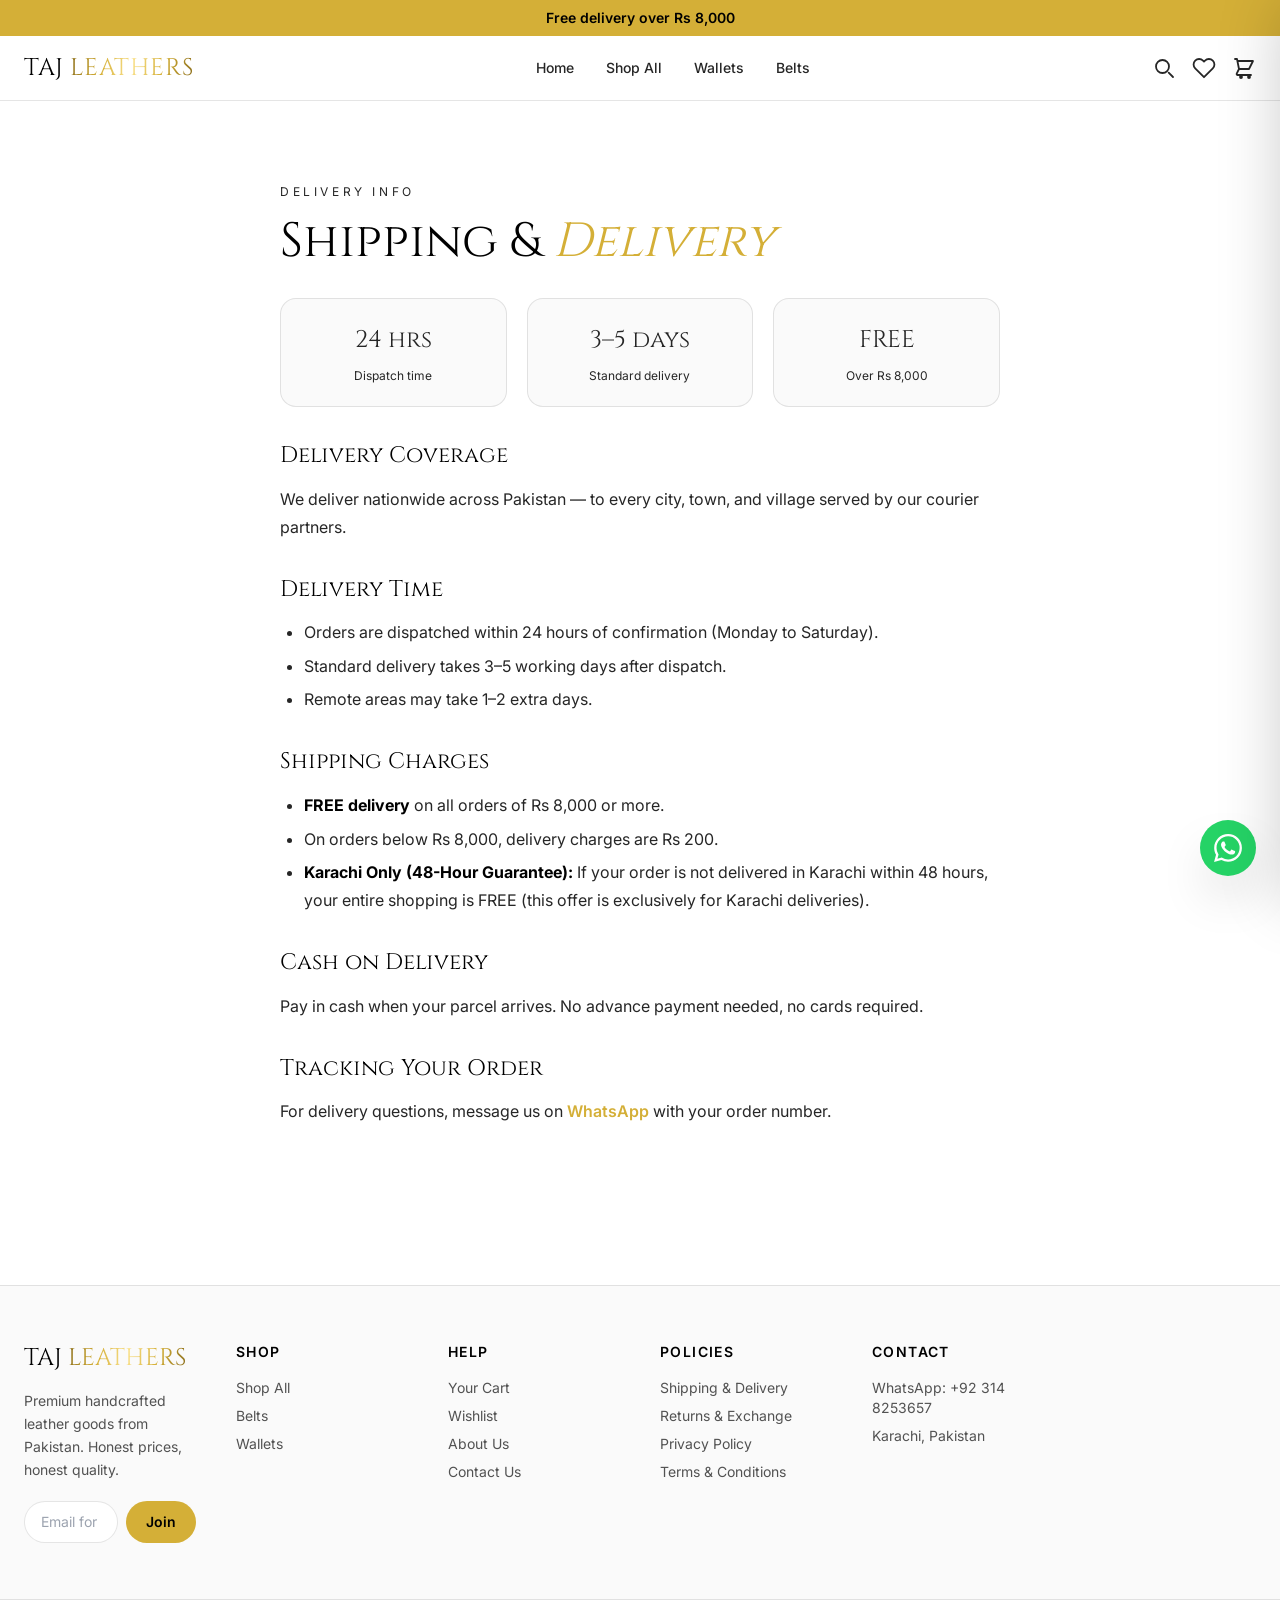
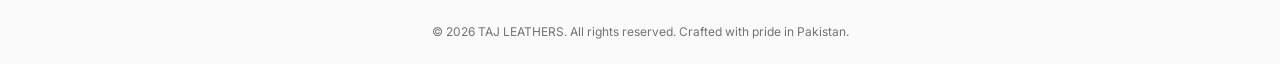
<file: shipping.html>
<!DOCTYPE html>
<html lang="en">
<head>
<meta charset="UTF-8">
<meta name="viewport" content="width=device-width, initial-scale=1.0">
<title>Shipping & Delivery Policy — TAJ LEATHERS</title>
<meta name="description" content="TAJ LEATHERS shipping policy — nationwide Pakistan delivery in 3–5 working days, free delivery on orders over Rs 8,000, cash on delivery available.">
<meta property="og:type" content="website">
<meta property="og:site_name" content="TAJ LEATHERS">
<meta property="og:title" content="Shipping & Delivery Policy — TAJ LEATHERS">
<meta property="og:description" content="TAJ LEATHERS shipping policy — nationwide Pakistan delivery, free over Rs 8,000.">
<meta property="og:image" content="https://tajleathers.pk/assets/img/hero.webp">
<meta property="og:url" content="https://tajleathers.pk/shipping.html">
<meta name="twitter:card" content="summary_large_image">
<meta name="twitter:title" content="Shipping & Delivery Policy — TAJ LEATHERS">
<meta name="twitter:description" content="TAJ LEATHERS shipping policy — nationwide Pakistan delivery, free over Rs 8,000.">
<meta name="twitter:image" content="https://tajleathers.pk/assets/img/hero.webp">
<link rel="canonical" href="https://tajleathers.pk/shipping.html">
<link rel="icon" type="image/x-icon" href="assets/favicon.ico">
<link rel="apple-touch-icon" href="assets/apple-touch-icon.png">
<link rel="stylesheet" href="assets/css/styles.css">
<link rel="preconnect" href="https://fonts.googleapis.com">
<link href="https://fonts.googleapis.com/css2?family=Cinzel:wght@500;600;700&family=Inter:wght@400;500;600;700&display=swap" rel="stylesheet">
<style>
  body { font-family: 'Inter', sans-serif; background: #ffffff; }
  .font-serif { font-family: 'Cinzel', serif; }
  .policy h2 { font-family:'Cinzel',serif; font-size:1.4rem; color:#000000; margin:2rem 0 .75rem; }
  .policy p, .policy li { color:#262626; line-height:1.75; }
  .policy ul { list-style:disc; padding-left:1.5rem; margin-top:.5rem; }
  .policy li { margin-bottom:.35rem; }
</style>
</head>
<body class="text-[#1a1a1a]">
<div id="site-header"></div>

<section class="max-w-3xl mx-auto px-4 sm:px-6 py-14 sm:py-20 policy">
  <p class="text-[#D4AF37] uppercase tracking-[0.3em] text-xs mb-4">Delivery Info</p>
  <h1 class="font-serif text-4xl sm:text-5xl text-[#000000] mb-8">Shipping & <span class="text-[#D4AF37] italic">Delivery</span></h1>

  <div class="grid grid-cols-1 sm:grid-cols-3 gap-5 mb-4">
    <div class="bg-[#fafafa] border border-black/10 rounded-2xl p-5 text-center">
      <p class="font-serif text-2xl text-[#D4AF37] mb-1">24 hrs</p>
      <p class="text-xs text-[#525252]">Dispatch time</p>
    </div>
    <div class="bg-[#fafafa] border border-black/10 rounded-2xl p-5 text-center">
      <p class="font-serif text-2xl text-[#D4AF37] mb-1">3–5 days</p>
      <p class="text-xs text-[#525252]">Standard delivery</p>
    </div>
    <div class="bg-[#fafafa] border border-black/10 rounded-2xl p-5 text-center">
      <p class="font-serif text-2xl text-[#D4AF37] mb-1">FREE</p>
      <p class="text-xs text-[#525252]">Over Rs 8,000</p>
    </div>
  </div>

  <h2>Delivery Coverage</h2>
  <p>We deliver nationwide across Pakistan — to every city, town, and village served by our courier partners.</p>

  <h2>Delivery Time</h2>
  <ul>
    <li>Orders are dispatched within 24 hours of confirmation (Monday to Saturday).</li>
    <li>Standard delivery takes 3–5 working days after dispatch.</li>
    <li>Remote areas may take 1–2 extra days.</li>
  </ul>

  <h2>Shipping Charges</h2>
  <ul>
    <li><strong class="text-[#000000]">FREE delivery</strong> on all orders of Rs 8,000 or more.</li>
    <li>On orders below Rs 8,000, delivery charges are Rs 200.</li>
    <li><strong class="text-[#000000]">Karachi Only (48-Hour Guarantee):</strong> If your order is not delivered in Karachi within 48 hours, your entire shopping is FREE (this offer is exclusively for Karachi deliveries).</li>
  </ul>

  <h2>Cash on Delivery</h2>
  <p>Pay in cash when your parcel arrives. No advance payment needed, no cards required.</p>

  <h2>Tracking Your Order</h2>
  <p>For delivery questions, message us on <a href="contact.html" class="text-[#D4AF37] font-semibold hover:underline">WhatsApp</a> with your order number.</p>
</section>

<div id="site-footer"></div>
<script src="assets/js/products.js"></script>
<script src="assets/js/store.js"></script>
<script src="assets/js/app.js"></script>
<script>
renderChrome();
</script>
<!-- Agentation Visual Feedback & Annotation Toolbar -->
<script>(function(){try{var p=new URLSearchParams(location.search);if(p.has("edit")||p.has("dev")||p.has("agentation")||location.hash.indexOf("edit")>-1||location.search.indexOf("edit")>-1||sessionStorage.getItem("agentation_active")==="true"){var s=document.createElement("script");s.src="assets/js/agentation-widget.js";s.defer=true;document.head.appendChild(s);}}catch(e){}})();</script>
</body>
</html>
</file>
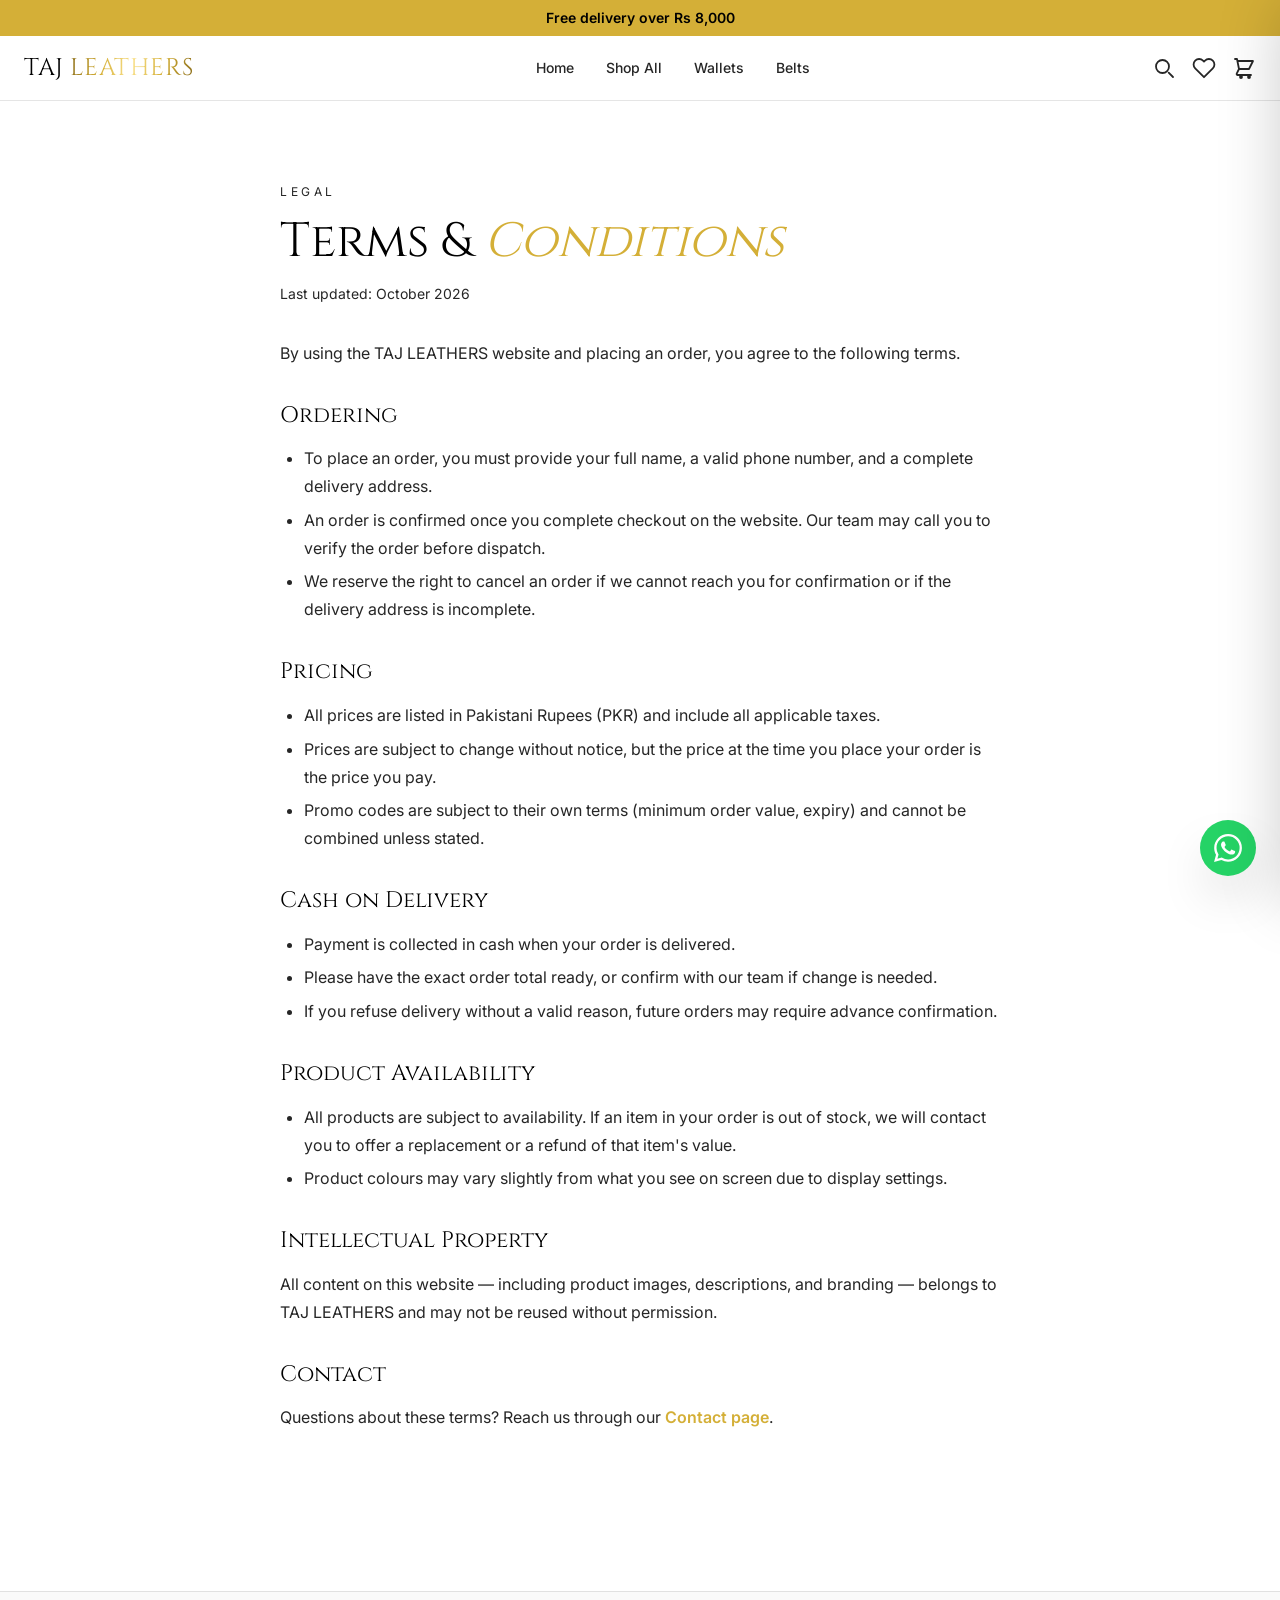
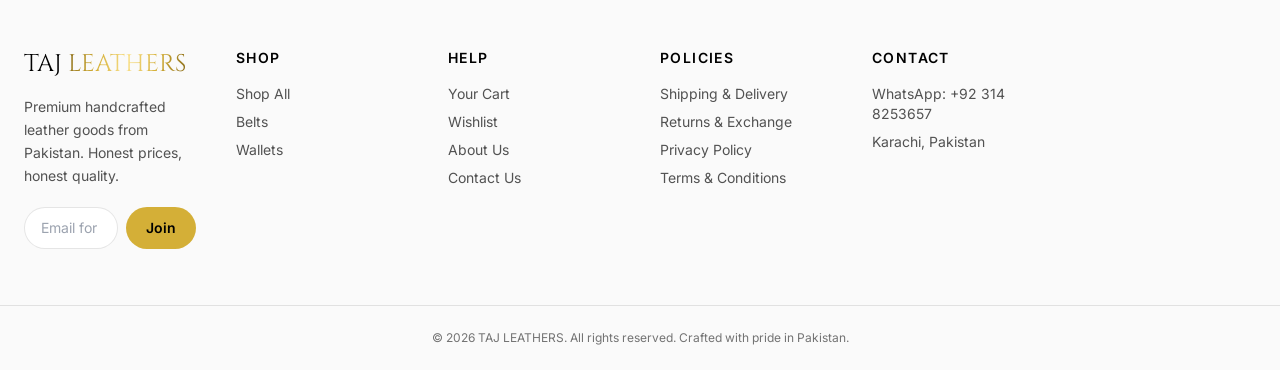
<file: terms.html>
<!DOCTYPE html>
<html lang="en">
<head>
<meta charset="UTF-8">
<meta name="viewport" content="width=device-width, initial-scale=1.0">
<title>Terms & Conditions — TAJ LEATHERS</title>
<meta name="description" content="TAJ LEATHERS terms and conditions — ordering, PKR pricing, cash on delivery terms, and product availability.">
<meta property="og:type" content="website">
<meta property="og:site_name" content="TAJ LEATHERS">
<meta property="og:title" content="Terms & Conditions — TAJ LEATHERS">
<meta property="og:description" content="TAJ LEATHERS terms and conditions — ordering, PKR pricing, and cash on delivery terms.">
<meta property="og:image" content="https://tajleathers.pk/assets/img/hero.webp">
<meta property="og:url" content="https://tajleathers.pk/terms.html">
<meta name="twitter:card" content="summary_large_image">
<meta name="twitter:title" content="Terms & Conditions — TAJ LEATHERS">
<meta name="twitter:description" content="TAJ LEATHERS terms and conditions — ordering, PKR pricing, and cash on delivery terms.">
<meta name="twitter:image" content="https://tajleathers.pk/assets/img/hero.webp">
<link rel="canonical" href="https://tajleathers.pk/terms.html">
<link rel="icon" type="image/x-icon" href="assets/favicon.ico">
<link rel="apple-touch-icon" href="assets/apple-touch-icon.png">
<link rel="stylesheet" href="assets/css/styles.css">
<link rel="preconnect" href="https://fonts.googleapis.com">
<link href="https://fonts.googleapis.com/css2?family=Cinzel:wght@500;600;700&family=Inter:wght@400;500;600;700&display=swap" rel="stylesheet">
<style>
  body { font-family: 'Inter', sans-serif; background: #ffffff; }
  .font-serif { font-family: 'Cinzel', serif; }
  .policy h2 { font-family:'Cinzel',serif; font-size:1.4rem; color:#000000; margin:2rem 0 .75rem; }
  .policy p, .policy li { color:#262626; line-height:1.75; }
  .policy ul { list-style:disc; padding-left:1.5rem; margin-top:.5rem; }
  .policy li { margin-bottom:.35rem; }
</style>
</head>
<body class="text-[#1a1a1a]">
<div id="site-header"></div>

<section class="max-w-3xl mx-auto px-4 sm:px-6 py-14 sm:py-20 policy">
  <p class="text-[#D4AF37] uppercase tracking-[0.3em] text-xs mb-4">Legal</p>
  <h1 class="font-serif text-4xl sm:text-5xl text-[#000000] mb-4">Terms & <span class="text-[#D4AF37] italic">Conditions</span></h1>
  <p class="text-sm text-[#737373] mb-8">Last updated: October 2026</p>

  <p>By using the TAJ LEATHERS website and placing an order, you agree to the following terms.</p>

  <h2>Ordering</h2>
  <ul>
    <li>To place an order, you must provide your full name, a valid phone number, and a complete delivery address.</li>
    <li>An order is confirmed once you complete checkout on the website. Our team may call you to verify the order before dispatch.</li>
    <li>We reserve the right to cancel an order if we cannot reach you for confirmation or if the delivery address is incomplete.</li>
  </ul>

  <h2>Pricing</h2>
  <ul>
    <li>All prices are listed in Pakistani Rupees (PKR) and include all applicable taxes.</li>
    <li>Prices are subject to change without notice, but the price at the time you place your order is the price you pay.</li>
    <li>Promo codes are subject to their own terms (minimum order value, expiry) and cannot be combined unless stated.</li>
  </ul>

  <h2>Cash on Delivery</h2>
  <ul>
    <li>Payment is collected in cash when your order is delivered.</li>
    <li>Please have the exact order total ready, or confirm with our team if change is needed.</li>
    <li>If you refuse delivery without a valid reason, future orders may require advance confirmation.</li>
  </ul>

  <h2>Product Availability</h2>
  <ul>
    <li>All products are subject to availability. If an item in your order is out of stock, we will contact you to offer a replacement or a refund of that item's value.</li>
    <li>Product colours may vary slightly from what you see on screen due to display settings.</li>
  </ul>

  <h2>Intellectual Property</h2>
  <p>All content on this website — including product images, descriptions, and branding — belongs to TAJ LEATHERS and may not be reused without permission.</p>

  <h2>Contact</h2>
  <p>Questions about these terms? Reach us through our <a href="contact.html" class="text-[#D4AF37] font-semibold hover:underline">Contact page</a>.</p>
</section>

<div id="site-footer"></div>
<script src="assets/js/products.js"></script>
<script src="assets/js/store.js"></script>
<script src="assets/js/app.js"></script>
<script>
renderChrome();
</script>
<!-- Agentation Visual Feedback & Annotation Toolbar -->
<script>(function(){try{var p=new URLSearchParams(location.search);if(p.has("edit")||p.has("dev")||p.has("agentation")||location.hash.indexOf("edit")>-1||location.search.indexOf("edit")>-1||sessionStorage.getItem("agentation_active")==="true"){var s=document.createElement("script");s.src="assets/js/agentation-widget.js";s.defer=true;document.head.appendChild(s);}}catch(e){}})();</script>
</body>
</html>
</file>
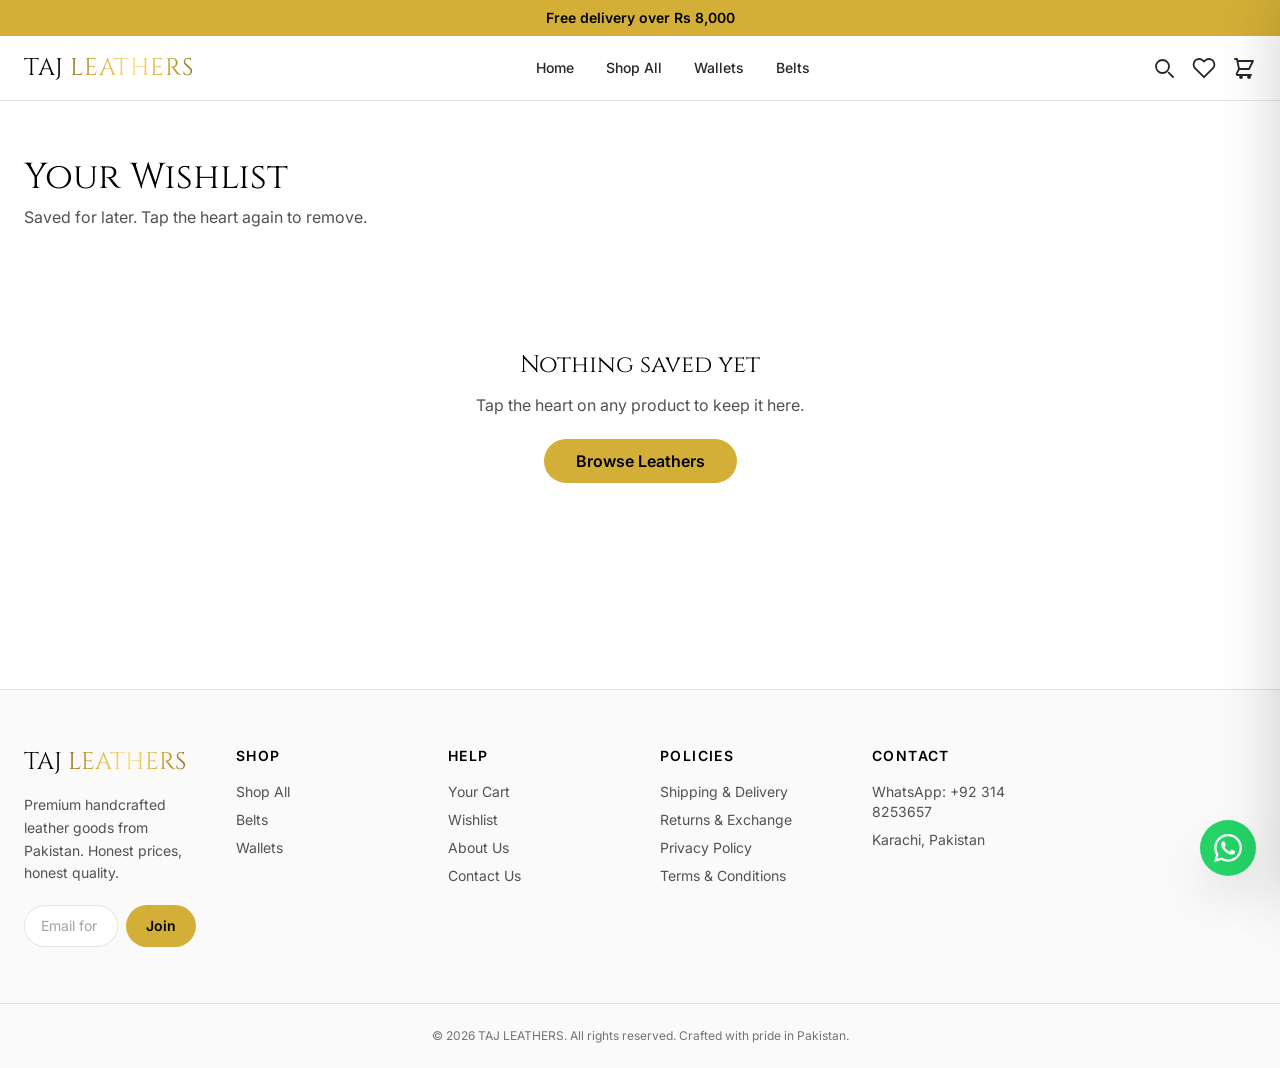
<file: wishlist.html>
<!DOCTYPE html>
<html lang="en">
<head>
<meta charset="UTF-8">
<meta name="viewport" content="width=device-width, initial-scale=1.0">
<title>Wishlist — TAJ LEATHERS</title>
<meta name="description" content="Your TAJ LEATHERS wishlist — saved handcrafted leather belts and wallets.">
<meta property="og:type" content="website">
<meta property="og:site_name" content="TAJ LEATHERS">
<meta property="og:title" content="Wishlist — TAJ LEATHERS">
<meta property="og:description" content="Your TAJ LEATHERS wishlist — saved leather belts and wallets.">
<meta property="og:image" content="https://tajleathers.pk/assets/img/hero.webp">
<meta property="og:url" content="https://tajleathers.pk/wishlist.html">
<meta name="twitter:card" content="summary_large_image">
<meta name="twitter:title" content="Wishlist — TAJ LEATHERS">
<meta name="twitter:description" content="Your TAJ LEATHERS wishlist — saved leather belts and wallets.">
<meta name="twitter:image" content="https://tajleathers.pk/assets/img/hero.webp">
<link rel="canonical" href="https://tajleathers.pk/wishlist.html">
<link rel="icon" type="image/x-icon" href="assets/favicon.ico">
<link rel="apple-touch-icon" href="assets/apple-touch-icon.png">
<link rel="stylesheet" href="assets/css/styles.css">
<link rel="preconnect" href="https://fonts.googleapis.com">
<link href="https://fonts.googleapis.com/css2?family=Cinzel:wght@500;600;700&family=Inter:wght@400;500;600;700&display=swap" rel="stylesheet">
<style>body{font-family:'Inter',sans-serif;background:#ffffff}.font-serif{font-family:'Cinzel',serif}</style>
</head>
<body class="text-[#1a1a1a]">
<div id="site-header"></div>

<section class="max-w-7xl mx-auto px-4 sm:px-6 py-14">
  <h1 class="font-serif text-3xl sm:text-4xl text-[#000000] mb-2">Your Wishlist</h1>
  <p class="text-[#525252] mb-10">Saved for later. Tap the heart again to remove.</p>
  <div id="wish-grid" class="grid grid-cols-1 sm:grid-cols-2 lg:grid-cols-4 gap-6"></div>
  <div id="wish-empty" class="hidden text-center py-20">
    <p class="font-serif text-2xl text-[#000000] mb-3">Nothing saved yet</p>
    <p class="text-[#525252] mb-8">Tap the heart on any product to keep it here.</p>
    <a href="leathers.html" class="bg-[#D4AF37] text-black font-semibold px-8 py-3 rounded-full hover:bg-[#B8860B] transition">Browse Leathers</a>
  </div>
</section>

<div id="site-footer"></div>
<script src="assets/js/products.js"></script>
<script src="assets/js/store.js"></script>
<script src="assets/js/app.js"></script>
<script>
renderChrome("wishlist");
function renderWish() {
  const ids = getWish();
  const items = ids.map(id => PRODUCTS.find(p => p.id === id)).filter(Boolean);
  document.getElementById("wish-empty").classList.toggle("hidden", items.length > 0);
  document.getElementById("wish-grid").innerHTML = items.map(productCard).join("");
}
// refresh grid whenever a heart is toggled on this page
const _tw = window.toggleWish;
window.toggleWish = function (id) { _tw(id); renderWish(); };
renderWish();
</script>
<!-- Agentation Visual Feedback & Annotation Toolbar -->
<script>(function(){try{var p=new URLSearchParams(location.search);if(p.has("edit")||p.has("dev")||p.has("agentation")||location.hash.indexOf("edit")>-1||location.search.indexOf("edit")>-1||sessionStorage.getItem("agentation_active")==="true"){var s=document.createElement("script");s.src="assets/js/agentation-widget.js";s.defer=true;document.head.appendChild(s);}}catch(e){}})();</script>
</body>
</html>
</file>
<file: assets/css/styles.css>
*,:after,:before{--tw-border-spacing-x:0;--tw-border-spacing-y:0;--tw-translate-x:0;--tw-translate-y:0;--tw-rotate:0;--tw-skew-x:0;--tw-skew-y:0;--tw-scale-x:1;--tw-scale-y:1;--tw-pan-x: ;--tw-pan-y: ;--tw-pinch-zoom: ;--tw-scroll-snap-strictness:proximity;--tw-gradient-from-position: ;--tw-gradient-via-position: ;--tw-gradient-to-position: ;--tw-ordinal: ;--tw-slashed-zero: ;--tw-numeric-figure: ;--tw-numeric-spacing: ;--tw-numeric-fraction: ;--tw-ring-inset: ;--tw-ring-offset-width:0px;--tw-ring-offset-color:#fff;--tw-ring-color:rgba(59,130,246,.5);--tw-ring-offset-shadow:0 0 #0000;--tw-ring-shadow:0 0 #0000;--tw-shadow:0 0 #0000;--tw-shadow-colored:0 0 #0000;--tw-blur: ;--tw-brightness: ;--tw-contrast: ;--tw-grayscale: ;--tw-hue-rotate: ;--tw-invert: ;--tw-saturate: ;--tw-sepia: ;--tw-drop-shadow: ;--tw-backdrop-blur: ;--tw-backdrop-brightness: ;--tw-backdrop-contrast: ;--tw-backdrop-grayscale: ;--tw-backdrop-hue-rotate: ;--tw-backdrop-invert: ;--tw-backdrop-opacity: ;--tw-backdrop-saturate: ;--tw-backdrop-sepia: ;--tw-contain-size: ;--tw-contain-layout: ;--tw-contain-paint: ;--tw-contain-style: }::backdrop{--tw-border-spacing-x:0;--tw-border-spacing-y:0;--tw-translate-x:0;--tw-translate-y:0;--tw-rotate:0;--tw-skew-x:0;--tw-skew-y:0;--tw-scale-x:1;--tw-scale-y:1;--tw-pan-x: ;--tw-pan-y: ;--tw-pinch-zoom: ;--tw-scroll-snap-strictness:proximity;--tw-gradient-from-position: ;--tw-gradient-via-position: ;--tw-gradient-to-position: ;--tw-ordinal: ;--tw-slashed-zero: ;--tw-numeric-figure: ;--tw-numeric-spacing: ;--tw-numeric-fraction: ;--tw-ring-inset: ;--tw-ring-offset-width:0px;--tw-ring-offset-color:#fff;--tw-ring-color:rgba(59,130,246,.5);--tw-ring-offset-shadow:0 0 #0000;--tw-ring-shadow:0 0 #0000;--tw-shadow:0 0 #0000;--tw-shadow-colored:0 0 #0000;--tw-blur: ;--tw-brightness: ;--tw-contrast: ;--tw-grayscale: ;--tw-hue-rotate: ;--tw-invert: ;--tw-saturate: ;--tw-sepia: ;--tw-drop-shadow: ;--tw-backdrop-blur: ;--tw-backdrop-brightness: ;--tw-backdrop-contrast: ;--tw-backdrop-grayscale: ;--tw-backdrop-hue-rotate: ;--tw-backdrop-invert: ;--tw-backdrop-opacity: ;--tw-backdrop-saturate: ;--tw-backdrop-sepia: ;--tw-contain-size: ;--tw-contain-layout: ;--tw-contain-paint: ;--tw-contain-style: }/*! tailwindcss v3.4.19 | MIT License | https://tailwindcss.com*/*,:after,:before{box-sizing:border-box;border:0 solid #e5e7eb}:after,:before{--tw-content:""}:host,html{line-height:1.5;-webkit-text-size-adjust:100%;-moz-tab-size:4;-o-tab-size:4;tab-size:4;font-family:ui-sans-serif,system-ui,sans-serif,Apple Color Emoji,Segoe UI Emoji,Segoe UI Symbol,Noto Color Emoji;font-feature-settings:normal;font-variation-settings:normal;-webkit-tap-highlight-color:transparent}body{margin:0;line-height:inherit}hr{height:0;color:inherit;border-top-width:1px}abbr:where([title]){-webkit-text-decoration:underline dotted;text-decoration:underline dotted}h1,h2,h3,h4,h5,h6{font-size:inherit;font-weight:inherit}a{color:inherit;text-decoration:inherit}b,strong{font-weight:bolder}code,kbd,pre,samp{font-family:ui-monospace,SFMono-Regular,Menlo,Monaco,Consolas,Liberation Mono,Courier New,monospace;font-feature-settings:normal;font-variation-settings:normal;font-size:1em}small{font-size:80%}sub,sup{font-size:75%;line-height:0;position:relative;vertical-align:baseline}sub{bottom:-.25em}sup{top:-.5em}table{text-indent:0;border-color:inherit;border-collapse:collapse}button,input,optgroup,select,textarea{font-family:inherit;font-feature-settings:inherit;font-variation-settings:inherit;font-size:100%;font-weight:inherit;line-height:inherit;letter-spacing:inherit;color:inherit;margin:0;padding:0}button,select{text-transform:none}button,input:where([type=button]),input:where([type=reset]),input:where([type=submit]){-webkit-appearance:button;background-color:transparent;background-image:none}:-moz-focusring{outline:auto}:-moz-ui-invalid{box-shadow:none}progress{vertical-align:baseline}::-webkit-inner-spin-button,::-webkit-outer-spin-button{height:auto}[type=search]{-webkit-appearance:textfield;outline-offset:-2px}::-webkit-search-decoration{-webkit-appearance:none}::-webkit-file-upload-button{-webkit-appearance:button;font:inherit}summary{display:list-item}blockquote,dd,dl,figure,h1,h2,h3,h4,h5,h6,hr,p,pre{margin:0}fieldset{margin:0}fieldset,legend{padding:0}menu,ol,ul{list-style:none;margin:0;padding:0}dialog{padding:0}textarea{resize:vertical}input::-moz-placeholder,textarea::-moz-placeholder{opacity:1;color:#9ca3af}input::placeholder,textarea::placeholder{opacity:1;color:#9ca3af}[role=button],button{cursor:pointer}:disabled{cursor:default}audio,canvas,embed,iframe,img,object,svg,video{display:block;vertical-align:middle}img,video{max-width:100%;height:auto}[hidden]:where(:not([hidden=until-found])){display:none}.container{width:100%}@media (min-width:640px){.container{max-width:640px}}@media (min-width:768px){.container{max-width:768px}}@media (min-width:1024px){.container{max-width:1024px}}@media (min-width:1280px){.container{max-width:1280px}}@media (min-width:1536px){.container{max-width:1536px}}.pointer-events-none{pointer-events:none}.visible{visibility:visible}.static{position:static}.fixed{position:fixed}.absolute{position:absolute}.relative{position:relative}.sticky{position:sticky}.inset-0{inset:0}.-right-2{right:-.5rem}.-top-2{top:-.5rem}.bottom-0{bottom:0}.bottom-24{bottom:6rem}.bottom-3{bottom:.75rem}.bottom-5{bottom:1.25rem}.bottom-6{bottom:1.5rem}.left-1\/2{left:50%}.left-3{left:.75rem}.left-4{left:1rem}.right-3{right:.75rem}.right-5{right:1.25rem}.right-6{right:1.5rem}.top-0{top:0}.top-3{top:.75rem}.top-4{top:1rem}.z-50{z-index:50}.z-\[100\]{z-index:100}.z-\[120\]{z-index:120}.order-1{order:1}.order-2{order:2}.order-3{order:3}.order-4{order:4}.col-span-2{grid-column:span 2/span 2}.mx-auto{margin-left:auto;margin-right:auto}.mb-0\.5{margin-bottom:.125rem}.mb-1{margin-bottom:.25rem}.mb-10{margin-bottom:2.5rem}.mb-12{margin-bottom:3rem}.mb-2{margin-bottom:.5rem}.mb-2\.5{margin-bottom:.625rem}.mb-3{margin-bottom:.75rem}.mb-4{margin-bottom:1rem}.mb-5{margin-bottom:1.25rem}.mb-6{margin-bottom:1.5rem}.mb-7{margin-bottom:1.75rem}.mb-8{margin-bottom:2rem}.ml-1{margin-left:.25rem}.ml-1\.5{margin-left:.375rem}.ml-2{margin-left:.5rem}.mt-1{margin-top:.25rem}.mt-1\.5{margin-top:.375rem}.mt-10{margin-top:2.5rem}.mt-12{margin-top:3rem}.mt-2{margin-top:.5rem}.mt-20{margin-top:5rem}.mt-3{margin-top:.75rem}.mt-4{margin-top:1rem}.mt-5{margin-top:1.25rem}.mt-6{margin-top:1.5rem}.mt-8{margin-top:2rem}.mt-9{margin-top:2.25rem}.block{display:block}.inline-block{display:inline-block}.inline{display:inline}.flex{display:flex}.inline-flex{display:inline-flex}.table{display:table}.grid{display:grid}.contents{display:contents}.hidden{display:none}.aspect-\[4\/3\]{aspect-ratio:4/3}.aspect-\[4\/5\]{aspect-ratio:4/5}.aspect-square{aspect-ratio:1/1}.h-10{height:2.5rem}.h-11{height:2.75rem}.h-12{height:3rem}.h-14{height:3.5rem}.h-16{height:4rem}.h-2{height:.5rem}.h-20{height:5rem}.h-5{height:1.25rem}.h-6{height:1.5rem}.h-7{height:1.75rem}.h-8{height:2rem}.h-9{height:2.25rem}.h-\[18px\]{height:18px}.h-\[52px\]{height:52px}.h-full{height:100%}.max-h-64{max-height:16rem}.max-h-\[60vh\]{max-height:60vh}.max-h-\[92dvh\]{max-height:92dvh}.min-h-\[280px\]{min-height:280px}.min-h-\[52px\]{min-height:52px}.w-10{width:2.5rem}.w-11{width:2.75rem}.w-12{width:3rem}.w-14{width:3.5rem}.w-16{width:4rem}.w-20{width:5rem}.w-32{width:8rem}.w-5{width:1.25rem}.w-6{width:1.5rem}.w-7{width:1.75rem}.w-8{width:2rem}.w-9{width:2.25rem}.w-\[18px\]{width:18px}.w-\[52px\]{width:52px}.w-full{width:100%}.min-w-0{min-width:0}.max-w-2xl{max-width:42rem}.max-w-3xl{max-width:48rem}.max-w-4xl{max-width:56rem}.max-w-5xl{max-width:64rem}.max-w-6xl{max-width:72rem}.max-w-7xl{max-width:80rem}.max-w-lg{max-width:32rem}.max-w-md{max-width:28rem}.max-w-xl{max-width:36rem}.flex-1{flex:1 1 0%}.flex-shrink{flex-shrink:1}.shrink-0{flex-shrink:0}.-translate-x-1\/2{--tw-translate-x:-50%}.-translate-x-1\/2,.translate-y-4{transform:translate(var(--tw-translate-x),var(--tw-translate-y)) rotate(var(--tw-rotate)) skewX(var(--tw-skew-x)) skewY(var(--tw-skew-y)) scaleX(var(--tw-scale-x)) scaleY(var(--tw-scale-y))}.translate-y-4{--tw-translate-y:1rem}.transform{transform:translate(var(--tw-translate-x),var(--tw-translate-y)) rotate(var(--tw-rotate)) skewX(var(--tw-skew-x)) skewY(var(--tw-skew-y)) scaleX(var(--tw-scale-x)) scaleY(var(--tw-scale-y))}.cursor-pointer{cursor:pointer}.resize{resize:both}.list-disc{list-style-type:disc}.grid-cols-1{grid-template-columns:repeat(1,minmax(0,1fr))}.grid-cols-2{grid-template-columns:repeat(2,minmax(0,1fr))}.flex-col{flex-direction:column}.flex-wrap{flex-wrap:wrap}.items-start{align-items:flex-start}.items-end{align-items:flex-end}.items-center{align-items:center}.justify-center{justify-content:center}.justify-between{justify-content:space-between}.gap-1{gap:.25rem}.gap-10{gap:2.5rem}.gap-2{gap:.5rem}.gap-3{gap:.75rem}.gap-4{gap:1rem}.gap-5{gap:1.25rem}.gap-6{gap:1.5rem}.gap-8{gap:2rem}.space-y-1\.5>:not([hidden])~:not([hidden]){--tw-space-y-reverse:0;margin-top:calc(.375rem*(1 - var(--tw-space-y-reverse)));margin-bottom:calc(.375rem*var(--tw-space-y-reverse))}.space-y-2>:not([hidden])~:not([hidden]){--tw-space-y-reverse:0;margin-top:calc(.5rem*(1 - var(--tw-space-y-reverse)));margin-bottom:calc(.5rem*var(--tw-space-y-reverse))}.space-y-3>:not([hidden])~:not([hidden]){--tw-space-y-reverse:0;margin-top:calc(.75rem*(1 - var(--tw-space-y-reverse)));margin-bottom:calc(.75rem*var(--tw-space-y-reverse))}.space-y-4>:not([hidden])~:not([hidden]){--tw-space-y-reverse:0;margin-top:calc(1rem*(1 - var(--tw-space-y-reverse)));margin-bottom:calc(1rem*var(--tw-space-y-reverse))}.space-y-5>:not([hidden])~:not([hidden]){--tw-space-y-reverse:0;margin-top:calc(1.25rem*(1 - var(--tw-space-y-reverse)));margin-bottom:calc(1.25rem*var(--tw-space-y-reverse))}.space-y-6>:not([hidden])~:not([hidden]){--tw-space-y-reverse:0;margin-top:calc(1.5rem*(1 - var(--tw-space-y-reverse)));margin-bottom:calc(1.5rem*var(--tw-space-y-reverse))}.overflow-auto{overflow:auto}.overflow-hidden{overflow:hidden}.overflow-x-auto{overflow-x:auto}.truncate{overflow:hidden;text-overflow:ellipsis}.truncate,.whitespace-nowrap{white-space:nowrap}.rounded-2xl{border-radius:1rem}.rounded-3xl{border-radius:1.5rem}.rounded-full{border-radius:9999px}.rounded-lg{border-radius:.5rem}.rounded-xl{border-radius:.75rem}.rounded-r-xl{border-top-right-radius:.75rem;border-bottom-right-radius:.75rem}.border{border-width:1px}.border-y{border-top-width:1px}.border-b,.border-y{border-bottom-width:1px}.border-l-4{border-left-width:4px}.border-t{border-top-width:1px}.border-\[\#D4AF37\]{--tw-border-opacity:1;border-color:rgb(212 175 55/var(--tw-border-opacity,1))}.border-\[\#D4AF37\]\/40{border-color:rgba(212,175,55,.4)}.border-\[\#D4AF37\]\/60{border-color:rgba(212,175,55,.6)}.border-black\/10{border-color:rgba(0,0,0,.1)}.border-black\/15{border-color:rgba(0,0,0,.15)}.border-black\/20{border-color:rgba(0,0,0,.2)}.border-black\/5{border-color:rgba(0,0,0,.05)}.border-white\/10{border-color:hsla(0,0%,100%,.1)}.border-white\/40{border-color:hsla(0,0%,100%,.4)}.bg-\[\#000000\]{--tw-bg-opacity:1;background-color:rgb(0 0 0/var(--tw-bg-opacity,1))}.bg-\[\#0c0a09\]{--tw-bg-opacity:1;background-color:rgb(12 10 9/var(--tw-bg-opacity,1))}.bg-\[\#25D366\]{--tw-bg-opacity:1;background-color:rgb(37 211 102/var(--tw-bg-opacity,1))}.bg-\[\#D4AF37\]{--tw-bg-opacity:1;background-color:rgb(212 175 55/var(--tw-bg-opacity,1))}.bg-\[\#D4AF37\]\/10{background-color:rgba(212,175,55,.1)}.bg-\[\#D4AF37\]\/15{background-color:rgba(212,175,55,.15)}.bg-\[\#fafafa\]{--tw-bg-opacity:1;background-color:rgb(250 250 250/var(--tw-bg-opacity,1))}.bg-\[\#ffffff\]\/95{background-color:hsla(0,0%,100%,.95)}.bg-black\/10{background-color:rgba(0,0,0,.1)}.bg-black\/5{background-color:rgba(0,0,0,.05)}.bg-black\/55{background-color:rgba(0,0,0,.55)}.bg-green-100{--tw-bg-opacity:1;background-color:rgb(220 252 231/var(--tw-bg-opacity,1))}.bg-green-900\/40{background-color:rgba(20,83,45,.4)}.bg-red-700{--tw-bg-opacity:1;background-color:rgb(185 28 28/var(--tw-bg-opacity,1))}.bg-white{--tw-bg-opacity:1;background-color:rgb(255 255 255/var(--tw-bg-opacity,1))}.bg-white\/15{background-color:hsla(0,0%,100%,.15)}.bg-white\/5{background-color:hsla(0,0%,100%,.05)}.bg-white\/90{background-color:hsla(0,0%,100%,.9)}.bg-gradient-to-r{background-image:linear-gradient(to right,var(--tw-gradient-stops))}.bg-gradient-to-t{background-image:linear-gradient(to top,var(--tw-gradient-stops))}.from-\[\#000000\],.from-black{--tw-gradient-from:#000 var(--tw-gradient-from-position);--tw-gradient-to:transparent var(--tw-gradient-to-position);--tw-gradient-stops:var(--tw-gradient-from),var(--tw-gradient-to)}.from-black\/85{--tw-gradient-from:rgba(0,0,0,.85) var(--tw-gradient-from-position);--tw-gradient-to:transparent var(--tw-gradient-to-position);--tw-gradient-stops:var(--tw-gradient-from),var(--tw-gradient-to)}.from-black\/90{--tw-gradient-from:rgba(0,0,0,.9) var(--tw-gradient-from-position);--tw-gradient-to:transparent var(--tw-gradient-to-position);--tw-gradient-stops:var(--tw-gradient-from),var(--tw-gradient-to)}.via-black\/20{--tw-gradient-to:transparent var(--tw-gradient-to-position);--tw-gradient-stops:var(--tw-gradient-from),rgba(0,0,0,.2) var(--tw-gradient-via-position),var(--tw-gradient-to)}.via-black\/25{--tw-gradient-to:transparent var(--tw-gradient-to-position);--tw-gradient-stops:var(--tw-gradient-from),rgba(0,0,0,.25) var(--tw-gradient-via-position),var(--tw-gradient-to)}.via-black\/70{--tw-gradient-to:transparent var(--tw-gradient-to-position);--tw-gradient-stops:var(--tw-gradient-from),rgba(0,0,0,.7) var(--tw-gradient-via-position),var(--tw-gradient-to)}.via-white\/\[0\.04\]{--tw-gradient-to:hsla(0,0%,100%,0) var(--tw-gradient-to-position);--tw-gradient-stops:var(--tw-gradient-from),hsla(0,0%,100%,.04) var(--tw-gradient-via-position),var(--tw-gradient-to)}.to-\[\#1a1a1a\]{--tw-gradient-to:#1a1a1a var(--tw-gradient-to-position)}.to-transparent{--tw-gradient-to:transparent var(--tw-gradient-to-position)}.object-cover{-o-object-fit:cover;object-fit:cover}.p-20{padding:5rem}.p-3{padding:.75rem}.p-4{padding:1rem}.p-5{padding:1.25rem}.p-6{padding:1.5rem}.p-7{padding:1.75rem}.p-8{padding:2rem}.px-1{padding-left:.25rem;padding-right:.25rem}.px-2\.5{padding-left:.625rem;padding-right:.625rem}.px-3{padding-left:.75rem;padding-right:.75rem}.px-4{padding-left:1rem;padding-right:1rem}.px-5{padding-left:1.25rem;padding-right:1.25rem}.px-6{padding-left:1.5rem;padding-right:1.5rem}.px-8{padding-left:2rem;padding-right:2rem}.py-1{padding-top:.25rem;padding-bottom:.25rem}.py-1\.5{padding-top:.375rem;padding-bottom:.375rem}.py-10{padding-top:2.5rem;padding-bottom:2.5rem}.py-12{padding-top:3rem;padding-bottom:3rem}.py-14{padding-top:3.5rem;padding-bottom:3.5rem}.py-16{padding-top:4rem;padding-bottom:4rem}.py-2{padding-top:.5rem;padding-bottom:.5rem}.py-2\.5{padding-top:.625rem;padding-bottom:.625rem}.py-20{padding-top:5rem;padding-bottom:5rem}.py-28{padding-top:7rem;padding-bottom:7rem}.py-3{padding-top:.75rem;padding-bottom:.75rem}.py-3\.5{padding-top:.875rem;padding-bottom:.875rem}.py-32{padding-top:8rem;padding-bottom:8rem}.py-4{padding-top:1rem;padding-bottom:1rem}.py-6{padding-top:1.5rem;padding-bottom:1.5rem}.pb-1{padding-bottom:.25rem}.pb-5{padding-bottom:1.25rem}.pl-4{padding-left:1rem}.pl-5{padding-left:1.25rem}.pr-5{padding-right:1.25rem}.pt-2{padding-top:.5rem}.pt-4{padding-top:1rem}.text-left{text-align:left}.text-center{text-align:center}.align-middle{vertical-align:middle}.font-serif{font-family:ui-serif,Georgia,Cambria,Times New Roman,Times,serif}.text-2xl{font-size:1.5rem;line-height:2rem}.text-3xl{font-size:1.875rem;line-height:2.25rem}.text-4xl{font-size:2.25rem;line-height:2.5rem}.text-5xl{font-size:3rem;line-height:1}.text-\[10px\]{font-size:10px}.text-base{font-size:1rem;line-height:1.5rem}.text-lg{font-size:1.125rem;line-height:1.75rem}.text-sm{font-size:.875rem;line-height:1.25rem}.text-xl{font-size:1.25rem;line-height:1.75rem}.text-xs{font-size:.75rem;line-height:1rem}.font-bold{font-weight:700}.font-medium{font-weight:500}.font-normal{font-weight:400}.font-semibold{font-weight:600}.uppercase{text-transform:uppercase}.italic{font-style:italic}.leading-none{line-height:1}.leading-relaxed{line-height:1.625}.leading-tight{line-height:1.25}.tracking-\[0\.25em\]{letter-spacing:.25em}.tracking-\[0\.2em\]{letter-spacing:.2em}.tracking-\[0\.3em\]{letter-spacing:.3em}.tracking-wide{letter-spacing:.025em}.tracking-wider{letter-spacing:.05em}.tracking-widest{letter-spacing:.1em}.text-\[\#000000\]{--tw-text-opacity:1;color:rgb(0 0 0/var(--tw-text-opacity,1))}.text-\[\#1a1a1a\]{--tw-text-opacity:1;color:rgb(26 26 26/var(--tw-text-opacity,1))}.text-\[\#262626\]{--tw-text-opacity:1;color:rgb(38 38 38/var(--tw-text-opacity,1))}.text-\[\#525252\]{--tw-text-opacity:1;color:rgb(82 82 82/var(--tw-text-opacity,1))}.text-\[\#737373\]{--tw-text-opacity:1;color:rgb(115 115 115/var(--tw-text-opacity,1))}.text-\[\#8A6D1A\]{--tw-text-opacity:1;color:rgb(138 109 26/var(--tw-text-opacity,1))}.text-\[\#D4AF37\]{--tw-text-opacity:1;color:rgb(212 175 55/var(--tw-text-opacity,1))}.text-\[\#F0D060\]{--tw-text-opacity:1;color:rgb(240 208 96/var(--tw-text-opacity,1))}.text-\[\#d4d4d4\]{--tw-text-opacity:1;color:rgb(212 212 212/var(--tw-text-opacity,1))}.text-black{--tw-text-opacity:1;color:rgb(0 0 0/var(--tw-text-opacity,1))}.text-gray-300{--tw-text-opacity:1;color:rgb(209 213 219/var(--tw-text-opacity,1))}.text-gray-400{--tw-text-opacity:1;color:rgb(156 163 175/var(--tw-text-opacity,1))}.text-gray-500{--tw-text-opacity:1;color:rgb(107 114 128/var(--tw-text-opacity,1))}.text-green-400{--tw-text-opacity:1;color:rgb(74 222 128/var(--tw-text-opacity,1))}.text-green-600{--tw-text-opacity:1;color:rgb(22 163 74/var(--tw-text-opacity,1))}.text-green-700{--tw-text-opacity:1;color:rgb(21 128 61/var(--tw-text-opacity,1))}.text-red-500{--tw-text-opacity:1;color:rgb(239 68 68/var(--tw-text-opacity,1))}.text-red-600{--tw-text-opacity:1;color:rgb(220 38 38/var(--tw-text-opacity,1))}.text-stone-400{--tw-text-opacity:1;color:rgb(168 162 158/var(--tw-text-opacity,1))}.text-white{--tw-text-opacity:1;color:rgb(255 255 255/var(--tw-text-opacity,1))}.text-white\/95{color:hsla(0,0%,100%,.95)}.underline{text-decoration-line:underline}.line-through{text-decoration-line:line-through}.decoration-\[\#D4AF37\]{text-decoration-color:#d4af37}.underline-offset-2{text-underline-offset:2px}.placeholder-\[\#737373\]::-moz-placeholder{--tw-placeholder-opacity:1;color:rgb(115 115 115/var(--tw-placeholder-opacity,1))}.placeholder-\[\#737373\]::placeholder{--tw-placeholder-opacity:1;color:rgb(115 115 115/var(--tw-placeholder-opacity,1))}.opacity-0{opacity:0}.opacity-40{opacity:.4}.opacity-45{opacity:.45}.shadow{--tw-shadow:0 1px 3px 0 rgba(0,0,0,.1),0 1px 2px -1px rgba(0,0,0,.1);--tw-shadow-colored:0 1px 3px 0 var(--tw-shadow-color),0 1px 2px -1px var(--tw-shadow-color)}.shadow,.shadow-2xl{box-shadow:var(--tw-ring-offset-shadow,0 0 #0000),var(--tw-ring-shadow,0 0 #0000),var(--tw-shadow)}.shadow-2xl{--tw-shadow:0 25px 50px -12px rgba(0,0,0,.25);--tw-shadow-colored:0 25px 50px -12px var(--tw-shadow-color)}.shadow-\[0_8px_30px_rgba\(0\2c 0\2c 0\2c 0\.06\)\]{--tw-shadow:0 8px 30px rgba(0,0,0,.06);--tw-shadow-colored:0 8px 30px var(--tw-shadow-color)}.shadow-\[0_8px_30px_rgba\(0\2c 0\2c 0\2c 0\.06\)\],.shadow-lg{box-shadow:var(--tw-ring-offset-shadow,0 0 #0000),var(--tw-ring-shadow,0 0 #0000),var(--tw-shadow)}.shadow-lg{--tw-shadow:0 10px 15px -3px rgba(0,0,0,.1),0 4px 6px -4px rgba(0,0,0,.1);--tw-shadow-colored:0 10px 15px -3px var(--tw-shadow-color),0 4px 6px -4px var(--tw-shadow-color)}.outline{outline-style:solid}.ring-2{--tw-ring-offset-shadow:var(--tw-ring-inset) 0 0 0 var(--tw-ring-offset-width) var(--tw-ring-offset-color);--tw-ring-shadow:var(--tw-ring-inset) 0 0 0 calc(2px + var(--tw-ring-offset-width)) var(--tw-ring-color);box-shadow:var(--tw-ring-offset-shadow),var(--tw-ring-shadow),var(--tw-shadow,0 0 #0000)}.ring-\[\#D4AF37\]{--tw-ring-opacity:1;--tw-ring-color:rgb(212 175 55/var(--tw-ring-opacity,1))}.ring-transparent{--tw-ring-color:transparent}.blur{--tw-blur:blur(8px)}.blur,.drop-shadow{filter:var(--tw-blur) var(--tw-brightness) var(--tw-contrast) var(--tw-grayscale) var(--tw-hue-rotate) var(--tw-invert) var(--tw-saturate) var(--tw-sepia) var(--tw-drop-shadow)}.drop-shadow{--tw-drop-shadow:drop-shadow(0 1px 2px rgba(0,0,0,.1)) drop-shadow(0 1px 1px rgba(0,0,0,.06))}.filter{filter:var(--tw-blur) var(--tw-brightness) var(--tw-contrast) var(--tw-grayscale) var(--tw-hue-rotate) var(--tw-invert) var(--tw-saturate) var(--tw-sepia) var(--tw-drop-shadow)}.backdrop-blur{--tw-backdrop-blur:blur(8px)}.backdrop-blur,.backdrop-blur-sm{-webkit-backdrop-filter:var(--tw-backdrop-blur) var(--tw-backdrop-brightness) var(--tw-backdrop-contrast) var(--tw-backdrop-grayscale) var(--tw-backdrop-hue-rotate) var(--tw-backdrop-invert) var(--tw-backdrop-opacity) var(--tw-backdrop-saturate) var(--tw-backdrop-sepia);backdrop-filter:var(--tw-backdrop-blur) var(--tw-backdrop-brightness) var(--tw-backdrop-contrast) var(--tw-backdrop-grayscale) var(--tw-backdrop-hue-rotate) var(--tw-backdrop-invert) var(--tw-backdrop-opacity) var(--tw-backdrop-saturate) var(--tw-backdrop-sepia)}.backdrop-blur-sm{--tw-backdrop-blur:blur(4px)}.backdrop-filter{-webkit-backdrop-filter:var(--tw-backdrop-blur) var(--tw-backdrop-brightness) var(--tw-backdrop-contrast) var(--tw-backdrop-grayscale) var(--tw-backdrop-hue-rotate) var(--tw-backdrop-invert) var(--tw-backdrop-opacity) var(--tw-backdrop-saturate) var(--tw-backdrop-sepia);backdrop-filter:var(--tw-backdrop-blur) var(--tw-backdrop-brightness) var(--tw-backdrop-contrast) var(--tw-backdrop-grayscale) var(--tw-backdrop-hue-rotate) var(--tw-backdrop-invert) var(--tw-backdrop-opacity) var(--tw-backdrop-saturate) var(--tw-backdrop-sepia)}.transition{transition-property:color,background-color,border-color,text-decoration-color,fill,stroke,opacity,box-shadow,transform,filter,-webkit-backdrop-filter;transition-property:color,background-color,border-color,text-decoration-color,fill,stroke,opacity,box-shadow,transform,filter,backdrop-filter;transition-property:color,background-color,border-color,text-decoration-color,fill,stroke,opacity,box-shadow,transform,filter,backdrop-filter,-webkit-backdrop-filter;transition-timing-function:cubic-bezier(.4,0,.2,1);transition-duration:.15s}.transition-all{transition-property:all;transition-timing-function:cubic-bezier(.4,0,.2,1);transition-duration:.15s}.transition-transform{transition-property:transform;transition-timing-function:cubic-bezier(.4,0,.2,1);transition-duration:.15s}.duration-300{transition-duration:.3s}.duration-500{transition-duration:.5s}.ease-in{transition-timing-function:cubic-bezier(.4,0,1,1)}.ease-in-out{transition-timing-function:cubic-bezier(.4,0,.2,1)}.ease-out{transition-timing-function:cubic-bezier(0,0,.2,1)}.gold-shine-text{background:linear-gradient(100deg,#8a6d1b,#d4af37 25%,#f9e08a 50%,#d4af37 75%,#8a6d1b);-webkit-background-clip:text;background-clip:text;color:transparent}.gold-shine-bg{background:linear-gradient(135deg,#8a6d1b,#d4af37 30%,#f5d67b 50%,#d4af37 70%,#8a6d1b)}.gold-shine-btn{position:relative;overflow:hidden}.gold-shine-btn:after{content:"";position:absolute;inset:0;background:linear-gradient(105deg,transparent 40%,hsla(0,0%,100%,.55) 50%,transparent 60%);transform:translateX(-120%);animation:gold-sheen 3.5s ease-in-out infinite;pointer-events:none}@keyframes gold-sheen{0%,60%{transform:translateX(-120%)}to{transform:translateX(120%)}}.gal-strip{display:flex;flex-wrap:nowrap;overflow-x:auto;overflow-y:hidden;scroll-snap-type:x mandatory;-webkit-overflow-scrolling:touch;scrollbar-width:none;-ms-overflow-style:none}.gal-strip::-webkit-scrollbar{display:none}.gal-slide{flex:0 0 auto;width:100%;scroll-snap-align:start}@media (max-width:480px){#site-header .ann-bar{font-size:11px;padding-left:8px;padding-right:8px}}.hover\:-translate-y-1:hover{--tw-translate-y:-0.25rem}.hover\:-translate-y-1:hover,.hover\:-translate-y-1\.5:hover{transform:translate(var(--tw-translate-x),var(--tw-translate-y)) rotate(var(--tw-rotate)) skewX(var(--tw-skew-x)) skewY(var(--tw-skew-y)) scaleX(var(--tw-scale-x)) scaleY(var(--tw-scale-y))}.hover\:-translate-y-1\.5:hover{--tw-translate-y:-0.375rem}.hover\:scale-110:hover{--tw-scale-x:1.1;--tw-scale-y:1.1;transform:translate(var(--tw-translate-x),var(--tw-translate-y)) rotate(var(--tw-rotate)) skewX(var(--tw-skew-x)) skewY(var(--tw-skew-y)) scaleX(var(--tw-scale-x)) scaleY(var(--tw-scale-y))}.hover\:border-\[\#D4AF37\]:hover{--tw-border-opacity:1;border-color:rgb(212 175 55/var(--tw-border-opacity,1))}.hover\:border-\[\#D4AF37\]\/40:hover{border-color:rgba(212,175,55,.4)}.hover\:bg-\[\#1fb857\]:hover{--tw-bg-opacity:1;background-color:rgb(31 184 87/var(--tw-bg-opacity,1))}.hover\:bg-\[\#B8860B\]:hover{--tw-bg-opacity:1;background-color:rgb(184 134 11/var(--tw-bg-opacity,1))}.hover\:bg-\[\#D4AF37\]:hover{--tw-bg-opacity:1;background-color:rgb(212 175 55/var(--tw-bg-opacity,1))}.hover\:bg-\[\#fafafa\]:hover{--tw-bg-opacity:1;background-color:rgb(250 250 250/var(--tw-bg-opacity,1))}.hover\:text-\[\#D4AF37\]:hover{--tw-text-opacity:1;color:rgb(212 175 55/var(--tw-text-opacity,1))}.hover\:text-red-400:hover{--tw-text-opacity:1;color:rgb(248 113 113/var(--tw-text-opacity,1))}.hover\:text-red-500:hover{--tw-text-opacity:1;color:rgb(239 68 68/var(--tw-text-opacity,1))}.hover\:underline:hover{text-decoration-line:underline}.hover\:shadow-\[0_16px_40px_rgba\(249\2c 115\2c 22\2c 0\.12\)\]:hover{--tw-shadow:0 16px 40px rgba(249,115,22,.12);--tw-shadow-colored:0 16px 40px var(--tw-shadow-color);box-shadow:var(--tw-ring-offset-shadow,0 0 #0000),var(--tw-ring-shadow,0 0 #0000),var(--tw-shadow)}.hover\:ring-\[\#D4AF37\]:hover{--tw-ring-opacity:1;--tw-ring-color:rgb(212 175 55/var(--tw-ring-opacity,1))}.hover\:brightness-95:hover{--tw-brightness:brightness(.95);filter:var(--tw-blur) var(--tw-brightness) var(--tw-contrast) var(--tw-grayscale) var(--tw-hue-rotate) var(--tw-invert) var(--tw-saturate) var(--tw-sepia) var(--tw-drop-shadow)}.focus\:border-\[\#25D366\]:focus{--tw-border-opacity:1;border-color:rgb(37 211 102/var(--tw-border-opacity,1))}.focus\:border-\[\#D4AF37\]:focus{--tw-border-opacity:1;border-color:rgb(212 175 55/var(--tw-border-opacity,1))}.focus\:outline-none:focus{outline:2px solid transparent;outline-offset:2px}.group:hover .group-hover\:scale-105{--tw-scale-x:1.05;--tw-scale-y:1.05}.group:hover .group-hover\:scale-105,.group:hover .group-hover\:scale-110{transform:translate(var(--tw-translate-x),var(--tw-translate-y)) rotate(var(--tw-rotate)) skewX(var(--tw-skew-x)) skewY(var(--tw-skew-y)) scaleX(var(--tw-scale-x)) scaleY(var(--tw-scale-y))}.group:hover .group-hover\:scale-110{--tw-scale-x:1.1;--tw-scale-y:1.1}.group:hover .group-hover\:bg-\[\#D4AF37\]{--tw-bg-opacity:1;background-color:rgb(212 175 55/var(--tw-bg-opacity,1))}@media (min-width:640px){.sm\:order-none{order:0}.sm\:col-span-2{grid-column:span 2/span 2}.sm\:inline{display:inline}.sm\:h-24{height:6rem}.sm\:w-24{width:6rem}.sm\:w-auto{width:auto}.sm\:flex-1{flex:1 1 0%}.sm\:grid-cols-2{grid-template-columns:repeat(2,minmax(0,1fr))}.sm\:grid-cols-3{grid-template-columns:repeat(3,minmax(0,1fr))}.sm\:flex-row{flex-direction:row}.sm\:flex-nowrap{flex-wrap:nowrap}.sm\:items-center{align-items:center}.sm\:gap-12{gap:3rem}.sm\:gap-4{gap:1rem}.sm\:gap-6{gap:1.5rem}.sm\:rounded-l-\[1\.25rem\]{border-top-left-radius:1.25rem;border-bottom-left-radius:1.25rem}.sm\:p-7{padding:1.75rem}.sm\:p-8{padding:2rem}.sm\:px-6{padding-left:1.5rem;padding-right:1.5rem}.sm\:py-20{padding-top:5rem;padding-bottom:5rem}.sm\:py-40{padding-top:10rem;padding-bottom:10rem}.sm\:py-44{padding-top:11rem;padding-bottom:11rem}.sm\:text-3xl{font-size:1.875rem;line-height:2.25rem}.sm\:text-4xl{font-size:2.25rem;line-height:2.5rem}.sm\:text-5xl{font-size:3rem;line-height:1}.sm\:text-6xl{font-size:3.75rem;line-height:1}.sm\:text-\[13\.5px\]{font-size:13.5px}.sm\:text-lg{font-size:1.125rem;line-height:1.75rem}.sm\:text-sm{font-size:.875rem;line-height:1.25rem}.sm\:text-xl{font-size:1.25rem;line-height:1.75rem}}@media (min-width:768px){.md\:col-span-3{grid-column:span 3/span 3}.md\:flex{display:flex}.md\:hidden{display:none}.md\:grid-cols-3{grid-template-columns:repeat(3,minmax(0,1fr))}}@media (min-width:1024px){.lg\:sticky{position:sticky}.lg\:top-24{top:6rem}.lg\:col-span-1{grid-column:span 1/span 1}.lg\:col-span-2{grid-column:span 2/span 2}.lg\:col-span-3{grid-column:span 3/span 3}.lg\:grid-cols-2{grid-template-columns:repeat(2,minmax(0,1fr))}.lg\:grid-cols-4{grid-template-columns:repeat(4,minmax(0,1fr))}.lg\:grid-cols-5{grid-template-columns:repeat(5,minmax(0,1fr))}.lg\:grid-cols-6{grid-template-columns:repeat(6,minmax(0,1fr))}.lg\:gap-16{gap:4rem}.lg\:text-7xl{font-size:4.5rem;line-height:1}}
</file>
<file: assets/css/mobile.css>
/* TAJ mobile UI (phones only, max-width 480px) — scoped under .m-app so the
   desktop site is untouched. Desktop markup is hidden below 480px and the
   .m-app shell (artifact home + product designs, wired to real data) shows. */
.m-app {
  --bg: #fafaf8; --surface: #fff; --ink: #141414; --muted: #6b6b6b;
  --line: #e8e6df; --gold: #d4af37; --goldd: #a8841a; --black: #0a0a0a;
  --card: #161616; --beige: #e4dfd6; --red: #b91c1c; --wa: #25d366;
  display: none;
  max-width: 430px; margin: 0 auto; background: var(--bg);
  min-height: 100vh; position: relative; overflow-x: hidden;
  font-family: Inter, system-ui, sans-serif; color: var(--ink);
  font-size: 15px; line-height: 1.5; color-scheme: light;
}
.m-app *, .m-app *::before, .m-app *::after {
  box-sizing: border-box; margin: 0; -webkit-tap-highlight-color: transparent;
}
.m-app h1, .m-app h2, .m-app h3, .m-app .serif {
  font-family: Cinzel, Georgia, serif; font-weight: 600;
}
.m-app button { font: inherit; cursor: pointer; border: 0; background: none; color: inherit; }
.m-app a { color: inherit; text-decoration: none; }
.m-app :focus-visible { outline: 2px solid var(--gold); outline-offset: 2px; }
.m-app.m-home { padding-bottom: calc(76px + env(safe-area-inset-bottom, 0px)); }
.m-app.m-prod { padding-bottom: calc(140px + env(safe-area-inset-bottom, 0px)); }

/* visibility switch: mobile shell only on phones, desktop markup hidden there */
@media (max-width: 480px) {
  .m-app { display: block; }
  #site-header, #site-footer, .desk-sec { display: none !important; }
  html { scroll-padding-top: calc(env(safe-area-inset-top, 0px) + 64px); }
}

/* ---------- shared ---------- */
.m-app .ann {
  background: var(--gold); color: #0a0a0a; text-align: center;
  font-size: clamp(10px, 3vw, 12px); font-weight: 500; padding: 8px;
  white-space: nowrap; overflow: hidden;
}
.m-app header {
  position: sticky; top: env(safe-area-inset-top, 0px); z-index: 20;
  background: var(--surface); border-bottom: 1px solid var(--line);
  height: 56px; display: flex; align-items: center;
}
.m-app.m-home header { justify-content: space-between; padding: 0 16px; }
.m-app.m-prod header { gap: 4px; padding: 0 8px; }
.m-app .back { width: 40px; height: 40px; display: grid; place-items: center; flex: none; }
.m-app .logo {
  font-family: Cinzel, serif; letter-spacing: .12em; font-weight: 600;
}
.m-app.m-home .logo { font-size: 20px; }
.m-app.m-prod .logo {
  font-size: 18px; flex: 1; text-align: center; margin-right: -40px; padding-right: 40px;
}
.m-app .logo b { color: var(--goldd); font-weight: 400; }
.m-app .ic { display: flex; gap: 6px; }
.m-app .ic a, .m-app .ic button {
  width: 40px; height: 40px; display: grid; place-items: center; position: relative;
}
.m-app .ic svg, .m-app .tab svg, .m-app svg.i {
  width: 22px; height: 22px; stroke: currentColor; fill: none;
  stroke-width: 1.8; stroke-linecap: round; stroke-linejoin: round;
}
.m-app .dot {
  position: absolute; top: 4px; right: 2px; min-width: 17px; height: 17px;
  border-radius: 9px; background: var(--gold); color: #000; font-size: 10px;
  font-weight: 700; display: none; place-items: center; padding: 0 4px;
  align-items: center; justify-content: center;
}
.m-app .btn {
  height: 50px; border-radius: 999px; font-weight: 600;
  display: flex; align-items: center; justify-content: center;
}
.m-app .btn.gold { background: var(--gold); color: #0a0a0a; }
.m-app.m-prod .btn { height: 48px; padding: 0 24px; }
.m-app .g48 svg {
  flex: none; width: 22px; height: 22px; stroke: #6f5409;
  fill: none; stroke-width: 1.8; margin-top: 1px;
}
.m-app.m-home .g48 {
  display: flex; gap: 10px; align-items: flex-start;
  border: 1px solid rgba(212, 175, 55, .6); background: rgba(212, 175, 55, .16);
  border-radius: 14px; padding: 12px 14px; color: #6f5409;
  font-weight: 600; font-size: 14px; position: relative;
}
.m-app.m-prod .g48 {
  display: flex; gap: 10px; align-items: flex-start; margin-top: 18px;
  padding: 14px; border-radius: 14px; background: rgba(212, 175, 55, .14);
  border: 1px solid rgba(212, 175, 55, .5);
  color: #6f5409; font-weight: 600; font-size: 14px;
}
.m-app.m-prod .g48 svg { margin-top: 0; }

/* ---------- home ---------- */
.m-app.m-home .hero {
  background: linear-gradient(180deg, #f8f1dc, #fafaf8); color: var(--ink);
  padding: 36px 20px 28px; position: relative; overflow: hidden;
}
.m-app.m-home .coil {
  position: absolute; right: -70px; top: -40px; width: 230px; height: 230px;
  border-radius: 50%; border: 34px solid #d8b97a; opacity: .55;
}
.m-app.m-home .coil::after {
  content: ""; position: absolute; inset: -18px; border-radius: 50%;
  border: 2px dashed var(--gold); opacity: .7;
}
.m-app.m-home .hero small {
  display: block; color: #7a5d0c; font-size: 13px; font-weight: 600;
  margin-bottom: 12px; position: relative;
}
.m-app.m-home .hero h1 { font-size: 38px; line-height: 1.12; position: relative; max-width: 300px; }
.m-app.m-home .hero p { color: var(--muted); margin: 14px 0 18px; position: relative; }
.m-app.m-home .btns { display: grid; gap: 10px; margin: 18px 0 22px; }
.m-app.m-home .btn.ghost { border: 1px solid var(--ink); color: var(--ink); }
.m-app.m-home .stats {
  display: flex; justify-content: space-between;
  border-top: 1px solid var(--line); padding-top: 16px;
}
.m-app.m-home .stats div { font-family: Cinzel, serif; font-size: 20px; }
.m-app.m-home .stats span {
  display: block; font-family: Inter, sans-serif; font-size: 12px; color: var(--muted);
}
.m-app .chips {
  display: flex; gap: 10px; overflow-x: auto; padding: 16px; scrollbar-width: none;
}
.m-app .chips::-webkit-scrollbar { display: none; }
.m-app .chip {
  flex: none; display: flex; gap: 8px; align-items: center;
  background: var(--surface); border: 1px solid var(--line);
  border-radius: 999px; padding: 9px 14px; font-size: 13px; font-weight: 500;
}
.m-app .chip i { width: 8px; height: 8px; border-radius: 50%; background: var(--gold); }
.m-app.m-home section { padding: 28px 16px 4px; }
.m-app .sh { display: flex; justify-content: space-between; align-items: baseline; margin-bottom: 14px; }
.m-app .sh h2 { font-size: 24px; }
.m-app .sh a { color: var(--goldd); font-weight: 600; font-size: 14px; }
.m-app .cats { display: grid; grid-template-columns: 1fr 1fr; gap: 12px; }
.m-app .cat {
  height: 190px; border-radius: 18px; background: linear-gradient(180deg, #f6efdc, #e4dfd6);
  border: 1px solid var(--line); color: var(--ink); padding: 16px;
  display: flex; flex-direction: column; justify-content: flex-end;
  position: relative; overflow: hidden;
}
.m-app .cat img { position: absolute; inset: 0; width: 100%; height: 100%; object-fit: cover; }
.m-app .cat::after {
  content: ""; position: absolute; inset: 0;
  background: linear-gradient(180deg, rgba(250, 250, 248, 0) 30%, rgba(246, 239, 220, .92) 78%, #f6efdc);
}
.m-app .cat::before {
  content: ""; position: absolute; top: 18px; right: -26px; width: 110px; height: 110px;
  border-radius: 50%; border: 16px solid rgba(168, 132, 26, .35);
}
.m-app .cat.w::before {
  border-radius: 14px; width: 96px; height: 68px; border-width: 2px; top: 30px;
}
.m-app .cat h3 { font-size: 20px; position: relative; z-index: 1; }
.m-app .cat span { color: #7a5d0c; font-size: 13px; font-weight: 600; position: relative; z-index: 1; }
.m-app .pills { display: flex; gap: 8px; margin-bottom: 14px; }
.m-app .pill {
  height: 36px; padding: 0 16px; border-radius: 999px; border: 1px solid var(--line);
  background: var(--surface); font-size: 13px; font-weight: 600;
}
.m-app .pill[aria-pressed="true"] { background: var(--gold); border-color: var(--gold); color: #0a0a0a; }
.m-app .grid { display: grid; grid-template-columns: 1fr 1fr; gap: 12px; }
.m-app .pc {
  background: var(--surface); border: 1px solid var(--line); border-radius: 16px;
  overflow: hidden; display: flex; flex-direction: column;
}
.m-app .pc .im { aspect-ratio: 1; background: var(--beige); position: relative; display: grid; place-items: center; }
.m-app .pc .im img { position: absolute; inset: 0; width: 100%; height: 100%; object-fit: cover; }
.m-app .badge {
  position: absolute; left: 8px; top: 8px; background: var(--red); color: #fff;
  font-size: 11px; font-weight: 700; border-radius: 999px; padding: 2px 8px; z-index: 1;
}
.m-app .pc .heart {
  position: absolute; right: 6px; top: 6px; width: 36px; height: 36px;
  border-radius: 50%; background: rgba(255, 255, 255, .85); display: grid;
  place-items: center; z-index: 1;
}
.m-app .pc .heart svg { width: 18px; height: 18px; stroke: #141414; fill: none; stroke-width: 1.9; }
.m-app .pc .heart[aria-pressed="true"] svg { fill: var(--red); stroke: var(--red); }
.m-app .pb { padding: 11px 12px 12px; display: flex; flex-direction: column; gap: 3px; flex: 1; }
.m-app .pb h3 { font-size: 14px; line-height: 1.25; min-height: 35px; }
.m-app .pb em { font-style: normal; font-size: 12px; color: var(--muted); }
.m-app .pr { display: flex; gap: 6px; align-items: baseline; }
.m-app .pr b { color: var(--goldd); font-size: 15px; }
.m-app .pr s { color: var(--muted); font-size: 12px; }
.m-app .add {
  margin-top: 8px; height: 40px; border-radius: 999px; background: var(--gold);
  color: #0a0a0a; font-weight: 600; font-size: 13px;
}
.m-app .add:active { transform: scale(.97); }
.m-app .band {
  margin: 28px 16px 0; background: #f6efdc; border: 1px solid rgba(212, 175, 55, .5);
  color: var(--ink); border-radius: 22px; padding: 24px 20px;
}
.m-app .band h2 { font-size: 23px; line-height: 1.3; margin-bottom: 10px; }
.m-app .band p { color: var(--muted); font-size: 14px; margin-bottom: 16px; }
.m-app .rv {
  display: flex; gap: 12px; overflow-x: auto; scroll-snap-type: x mandatory;
  margin: 0 -16px; padding: 0 16px 6px; scrollbar-width: none;
}
.m-app .rv::-webkit-scrollbar { display: none; }
.m-app .rc {
  flex: none; width: 82%; scroll-snap-align: center; background: var(--surface);
  border: 1px solid var(--line); border-radius: 18px; padding: 18px;
}
.m-app .rc q { display: block; margin: 8px 0 12px; color: var(--ink); font-size: 14.5px; quotes: "“" "”"; }
.m-app .rc .st { color: var(--gold); letter-spacing: 3px; }
.m-app .rc span { color: var(--muted); font-size: 13px; }
.m-app .nl { margin: 28px 16px 0; border-radius: 22px; background: var(--surface); border: 1px solid var(--line); color: var(--ink); padding: 24px 20px; }
.m-app .nl h2 { font-size: 23px; line-height: 1.3; }
.m-app .nl p { color: var(--muted); font-size: 14px; margin: 8px 0 16px; }
.m-app .nl input {
  width: 100%; height: 50px; border-radius: 999px; border: 1px solid var(--line);
  background: var(--bg); color: var(--ink); padding: 0 20px; font: inherit; margin-bottom: 10px;
}
.m-app .nl .btn { width: 100%; }
.m-app.m-home footer { padding: 28px 16px 8px; }
.m-app.m-home details { border-top: 1px solid var(--line); }
.m-app.m-home summary {
  list-style: none; padding: 16px 2px; font-weight: 600; display: flex;
  justify-content: space-between; cursor: pointer;
}
.m-app.m-home summary::-webkit-details-marker { display: none; }
.m-app.m-home summary::after { content: "+"; color: var(--goldd); font-size: 20px; line-height: 1; }
.m-app.m-home details[open] summary::after { content: "–"; }
.m-app.m-home details a, .m-app.m-home details p {
  display: block; color: var(--muted); padding: 0 2px 12px; font-size: 14px;
}
.m-app .copy {
  text-align: center; color: var(--muted); font-size: 12px;
  padding: 20px 0 6px; border-top: 1px solid var(--line);
}
.m-app .tabs {
  position: fixed; bottom: 0; left: 50%; transform: translateX(-50%);
  width: 100%; max-width: 430px; z-index: 30; background: var(--surface);
  border-top: 1px solid var(--line); display: grid; grid-template-columns: repeat(4, 1fr);
  padding: 6px 4px calc(6px + env(safe-area-inset-bottom, 0px));
}
.m-app .tab {
  display: flex; flex-direction: column; align-items: center; gap: 2px;
  font-size: 11px; font-weight: 500; color: var(--muted); padding: 6px 0; position: relative;
}
.m-app .tab.on { color: var(--goldd); }
.m-app .tab .dot { top: 0; right: calc(50% - 20px); }
.m-app.m-home .wa {
  position: fixed; right: max(14px, calc(50% - 215px + 14px));
  bottom: calc(84px + env(safe-area-inset-bottom, 0px)); width: 52px; height: 52px;
  border-radius: 50%; background: var(--wa); display: grid; place-items: center;
  z-index: 25; box-shadow: 0 6px 16px rgba(0, 0, 0, .3);
}
.m-app.m-home .wa svg { width: 26px; height: 26px; fill: #fff; }

/* ---------- product ---------- */
.m-app .crumb { padding: 12px 16px 10px; font-size: 13px; color: var(--muted); }
.m-app .crumb a { color: var(--goldd); font-weight: 500; }
.m-app .gal { position: relative; margin: 0 0 10px; }
.m-app .gal-arrow { position: absolute; top: 50%; transform: translateY(-50%); z-index: 5; width: 38px; height: 38px; border-radius: 50%; background: rgba(255, 255, 255, .92); box-shadow: 0 2px 10px rgba(0, 0, 0, .15); font-size: 20px; line-height: 1; color: #262626; display: flex; align-items: center; justify-content: center; }
.m-app .gal-arrow.prev { left: 10px; }
.m-app .gal-arrow.next { right: 10px; }
.m-app .track {
  display: flex; overflow-x: auto; scroll-snap-type: x mandatory; scrollbar-width: none;
}
.m-app .track::-webkit-scrollbar { display: none; }
.m-app .slide {
  flex: none; width: 100%; aspect-ratio: 1/1; scroll-snap-align: center;
  background: var(--beige); position: relative; display: grid; place-items: center; overflow: hidden;
}
.m-app .slide img { position: absolute; inset: 0; width: 100%; height: 100%; object-fit: cover; }
.m-app .tag {
  position: absolute; left: 14px; top: 14px; z-index: 2; background: var(--red);
  color: #fff; font-weight: 700; font-size: 12px; padding: 5px 12px; border-radius: 999px;
}
.m-app .count {
  position: absolute; right: 14px; bottom: 14px; z-index: 2; background: rgba(10, 10, 10, .7);
  color: #fff; font-size: 12px; font-weight: 600; padding: 4px 10px; border-radius: 999px;
}
.m-app .gal .heart {
  position: absolute; right: 12px; top: 12px; z-index: 2; width: 42px; height: 42px;
  border-radius: 50%; background: rgba(255, 255, 255, .9); display: grid;
  place-items: center; color: #141414;
}
.m-app .gal .heart svg { width: 22px; height: 22px; stroke: currentColor; fill: none; stroke-width: 1.8; stroke-linecap: round; stroke-linejoin: round; }
.m-app .gal .heart[aria-pressed="true"] svg { fill: var(--red); stroke: var(--red); }
.m-app .thumbs {
  display: flex; gap: 8px; overflow-x: auto; padding: 0 16px; scrollbar-width: none;
}
.m-app .thumbs::-webkit-scrollbar { display: none; }
.m-app .th {
  flex: none; width: 62px; height: 62px; border-radius: 12px; background: var(--beige);
  border: 2px solid transparent; overflow: hidden; position: relative; opacity: .75; padding: 0;
}
.m-app .th img { width: 100%; height: 100%; object-fit: cover; display: block; }
.m-app .th[aria-current="true"] { border-color: var(--gold); opacity: 1; }
.m-app .info { padding: 20px 16px 0; }
.m-app .info small { color: var(--goldd); font-weight: 600; font-size: 13px; }
.m-app .info h1 { font-size: 30px; line-height: 1.15; margin: 4px 0 10px; }
.m-app .price { display: flex; align-items: baseline; gap: 10px; flex-wrap: wrap; }
.m-app .price b { font-size: 26px; color: var(--goldd); }
.m-app .price s { color: var(--muted); }
.m-app .save {
  background: rgba(212, 175, 55, .18); color: var(--goldd); font-size: 12px;
  font-weight: 700; padding: 3px 10px; border-radius: 999px;
}
.m-app .rate { color: var(--muted); font-size: 13px; margin: 6px 0 14px; }
.m-app .desc { color: var(--muted); }
.m-app .perks { display: grid; grid-template-columns: repeat(3, 1fr); gap: 8px; margin: 18px 0; }
.m-app .perk {
  background: var(--surface); border: 1px solid var(--line); border-radius: 14px;
  padding: 12px 6px; text-align: center; font-size: 12px; font-weight: 600; line-height: 1.3;
}
.m-app .perk i { display: block; font-style: normal; font-family: Cinzel, serif; font-size: 16px; color: var(--goldd); margin-bottom: 2px; }
.m-app .opt { margin-top: 16px; }
.m-app .opt label { display: block; font-size: 13px; color: var(--muted); margin-bottom: 8px; }
.m-app .opt label b { color: var(--ink); }
.m-app .sw { display: flex; gap: 8px; flex-wrap: wrap; }
.m-app .sw button {
  height: 42px; padding: 0 18px; border-radius: 999px; border: 1.5px solid var(--gold);
  background: rgba(212, 175, 55, .14); font-weight: 600; font-size: 14px;
}
.m-app .sw button[aria-pressed="false"] { border-color: var(--line); background: var(--surface); font-weight: 500; }
.m-app .qty {
  display: flex; align-items: center; gap: 0; border: 1px solid var(--line);
  border-radius: 999px; background: var(--surface); width: fit-content;
}
.m-app .qty button { width: 44px; height: 44px; font-size: 20px; }
.m-app .qty span { min-width: 30px; text-align: center; font-weight: 600; }
.m-app.m-prod section { padding: 30px 16px 0; }
.m-app.m-prod section h2 { font-size: 22px; margin-bottom: 14px; }
.m-app .acc { margin-top: 22px; }
.m-app.m-prod details { border-top: 1px solid var(--line); }
.m-app.m-prod details:last-of-type { border-bottom: 1px solid var(--line); }
.m-app.m-prod summary {
  list-style: none; padding: 17px 2px; font-weight: 600; display: flex;
  justify-content: space-between; cursor: pointer;
}
.m-app.m-prod summary::-webkit-details-marker { display: none; }
.m-app.m-prod summary::after { content: "+"; color: var(--goldd); font-size: 22px; line-height: 1; }
.m-app.m-prod details[open] summary::after { content: "–"; }
.m-app.m-prod details div { padding: 0 2px 16px; color: var(--muted); font-size: 14px; }
.m-app.m-prod details li { margin-left: 18px; margin-bottom: 4px; }
.m-app .rf {
  background: var(--surface); border: 1px solid var(--line); border-radius: 18px;
  padding: 16px; display: grid; gap: 10px;
}
.m-app .stars { display: flex; gap: 2px; }
.m-app .stars button { font-size: 26px; color: #c9c4b8; width: 34px; height: 36px; }
.m-app .stars button.on { color: var(--gold); }
.m-app .rf input, .m-app .rf textarea {
  width: 100%; border: 1px solid var(--line); background: var(--bg); color: var(--ink);
  border-radius: 12px; padding: 12px 14px; font: inherit;
}
.m-app .rf textarea { min-height: 84px; resize: vertical; }
.m-app .empty { color: var(--muted); font-size: 14px; margin-bottom: 12px; }
.m-app .m-rev { padding: 0 0 14px; }
.m-app .m-rev b { font-size: 14px; }
.m-app .m-rev .st { color: var(--gold); letter-spacing: 2px; font-size: 13px; }
.m-app .m-rev p { color: var(--muted); font-size: 14px; margin-top: 2px; }
/* related products: vertical grid (site rule — only the gallery swipes) */
.m-app .m-rel-grid { display: grid; grid-template-columns: 1fr 1fr; gap: 12px; }
.m-app .mrc {
  background: var(--surface); border: 1px solid var(--line); border-radius: 16px; overflow: hidden;
}
.m-app .mrc .im { aspect-ratio: 1; background: var(--beige); display: grid; place-items: center; }
.m-app .mrc .im img { width: 100%; height: 100%; object-fit: cover; }
.m-app .mrc div.t { padding: 10px 12px 12px; font-size: 13px; }
.m-app .mrc h3 { font-size: 13px; line-height: 1.25; min-height: 32px; }
.m-app .mrc b { color: var(--goldd); }
.m-app .buy {
  position: fixed; bottom: 0; left: 50%; transform: translateX(-50%);
  width: 100%; max-width: 430px; z-index: 30; background: var(--surface);
  border-top: 1px solid var(--line); display: flex; flex-direction: column; gap: 8px;
  padding: 10px 14px calc(10px + env(safe-area-inset-bottom, 0px));
}
.m-app .buy .buy-row { display: flex; align-items: center; gap: 10px; }
.m-app .buy .p { line-height: 1.15; min-width: 84px; }
.m-app .buy .p b { display: block; font-size: 17px; color: var(--goldd); }
.m-app .buy .p s { font-size: 12px; color: var(--muted); }
.m-app .buy .btn { flex: 1; height: 50px; display: flex; align-items: center; justify-content: center; gap: 8px; }
.m-app .buy .btn:not(.now) {
  background: linear-gradient(135deg, #E7C65B, #D4AF37 55%, #B8860B); color: #000;
  font-weight: 800; box-shadow: 0 6px 16px rgba(212,175,55,.45); position: relative; overflow: hidden;
}
.m-app .buy .btn:not(.now)::after {
  content: ""; position: absolute; top: 0; left: -60%; width: 40%; height: 100%;
  background: linear-gradient(100deg, transparent, rgba(255,255,255,.55), transparent);
  transform: skewX(-20deg); animation: mSheen 2.8s ease-in-out infinite; pointer-events: none;
}
@keyframes mSheen { 0%, 60% { left: -60%; } 100% { left: 130%; } }
.m-app .buy .btn.now { background: #111; color: #fff; font-weight: 700; }
.m-app .buy .wa-wide {
  width: 100%; height: 46px; border-radius: 9999px; background: var(--wa); color: #fff;
  display: flex; align-items: center; justify-content: center; gap: 8px;
  font-size: 14px; font-weight: 700;
}
.m-app .buy .wa-wide svg { width: 22px; height: 22px; fill: #fff; }

@media (prefers-reduced-motion: reduce) {
  .m-app * { transition: none !important; scroll-behavior: auto !important; }
  .m-app .buy .btn:not(.now)::after { animation: none !important; }
}
</file>
